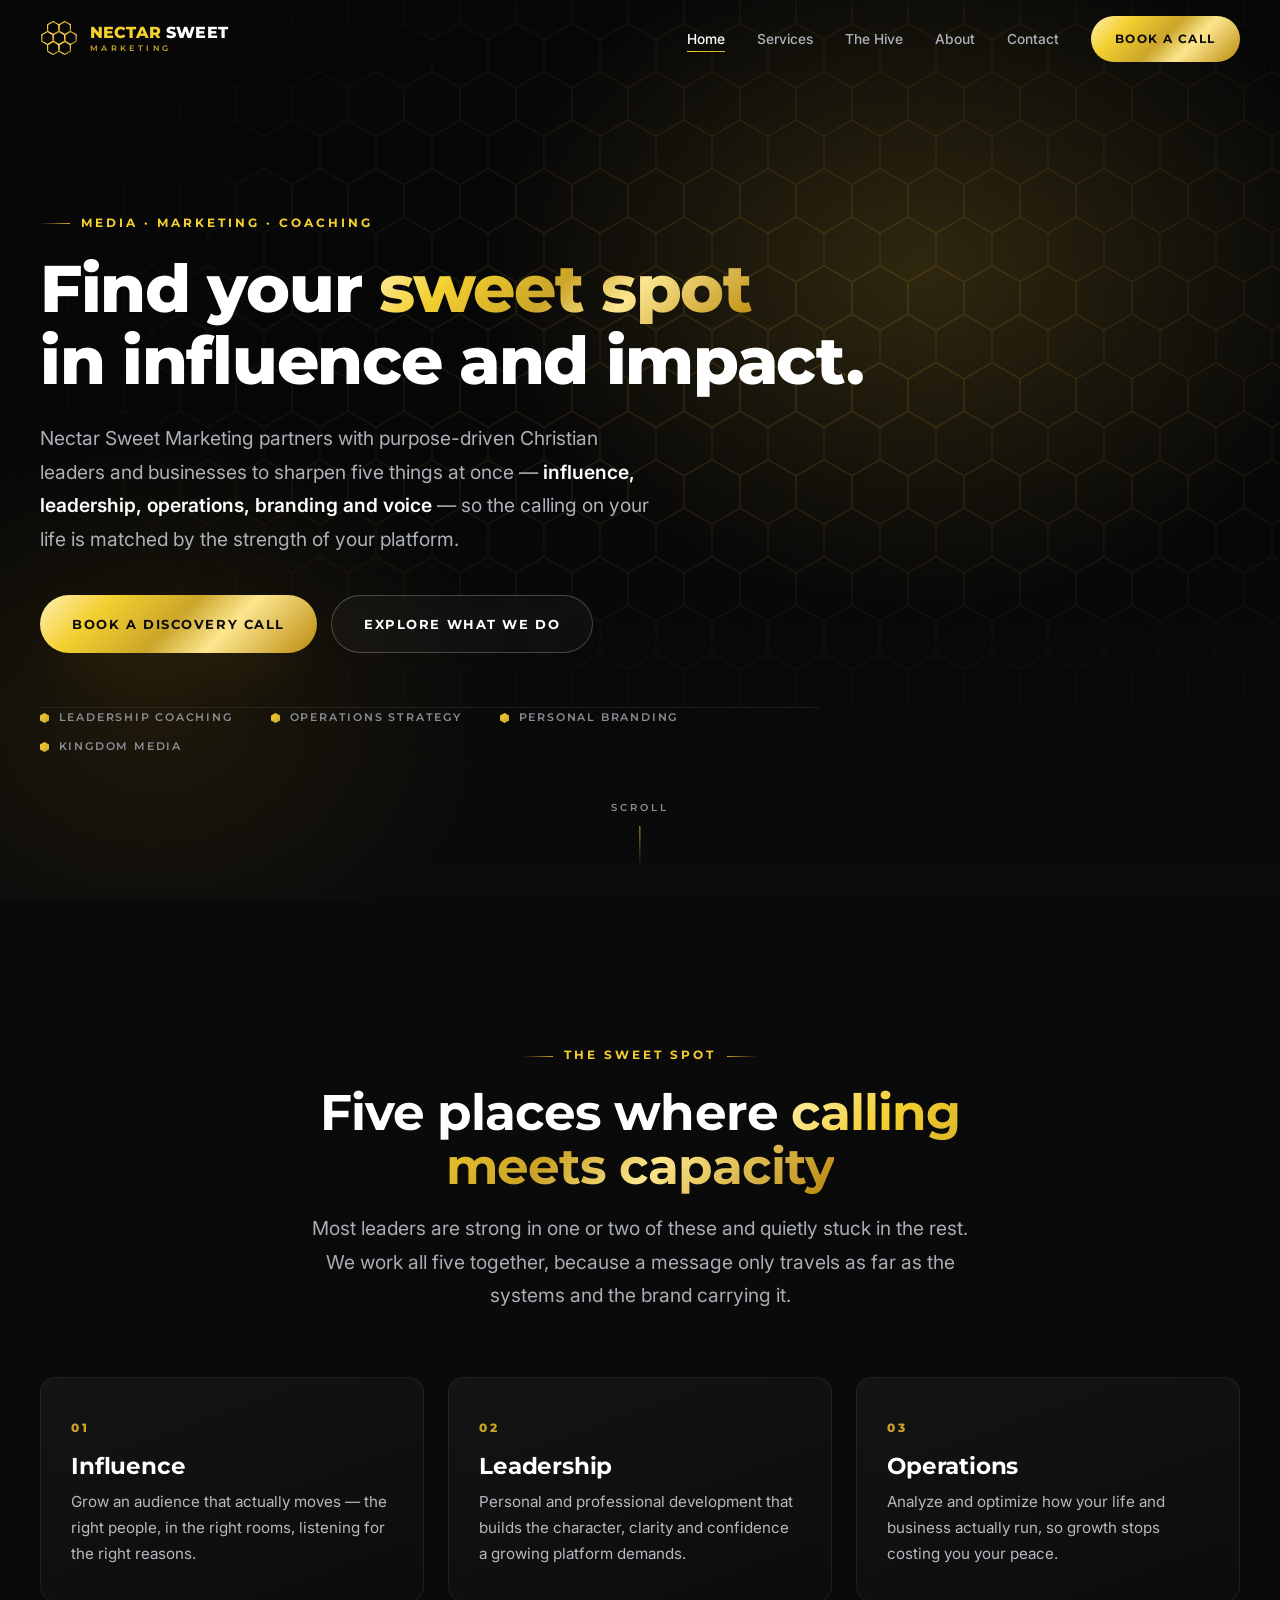
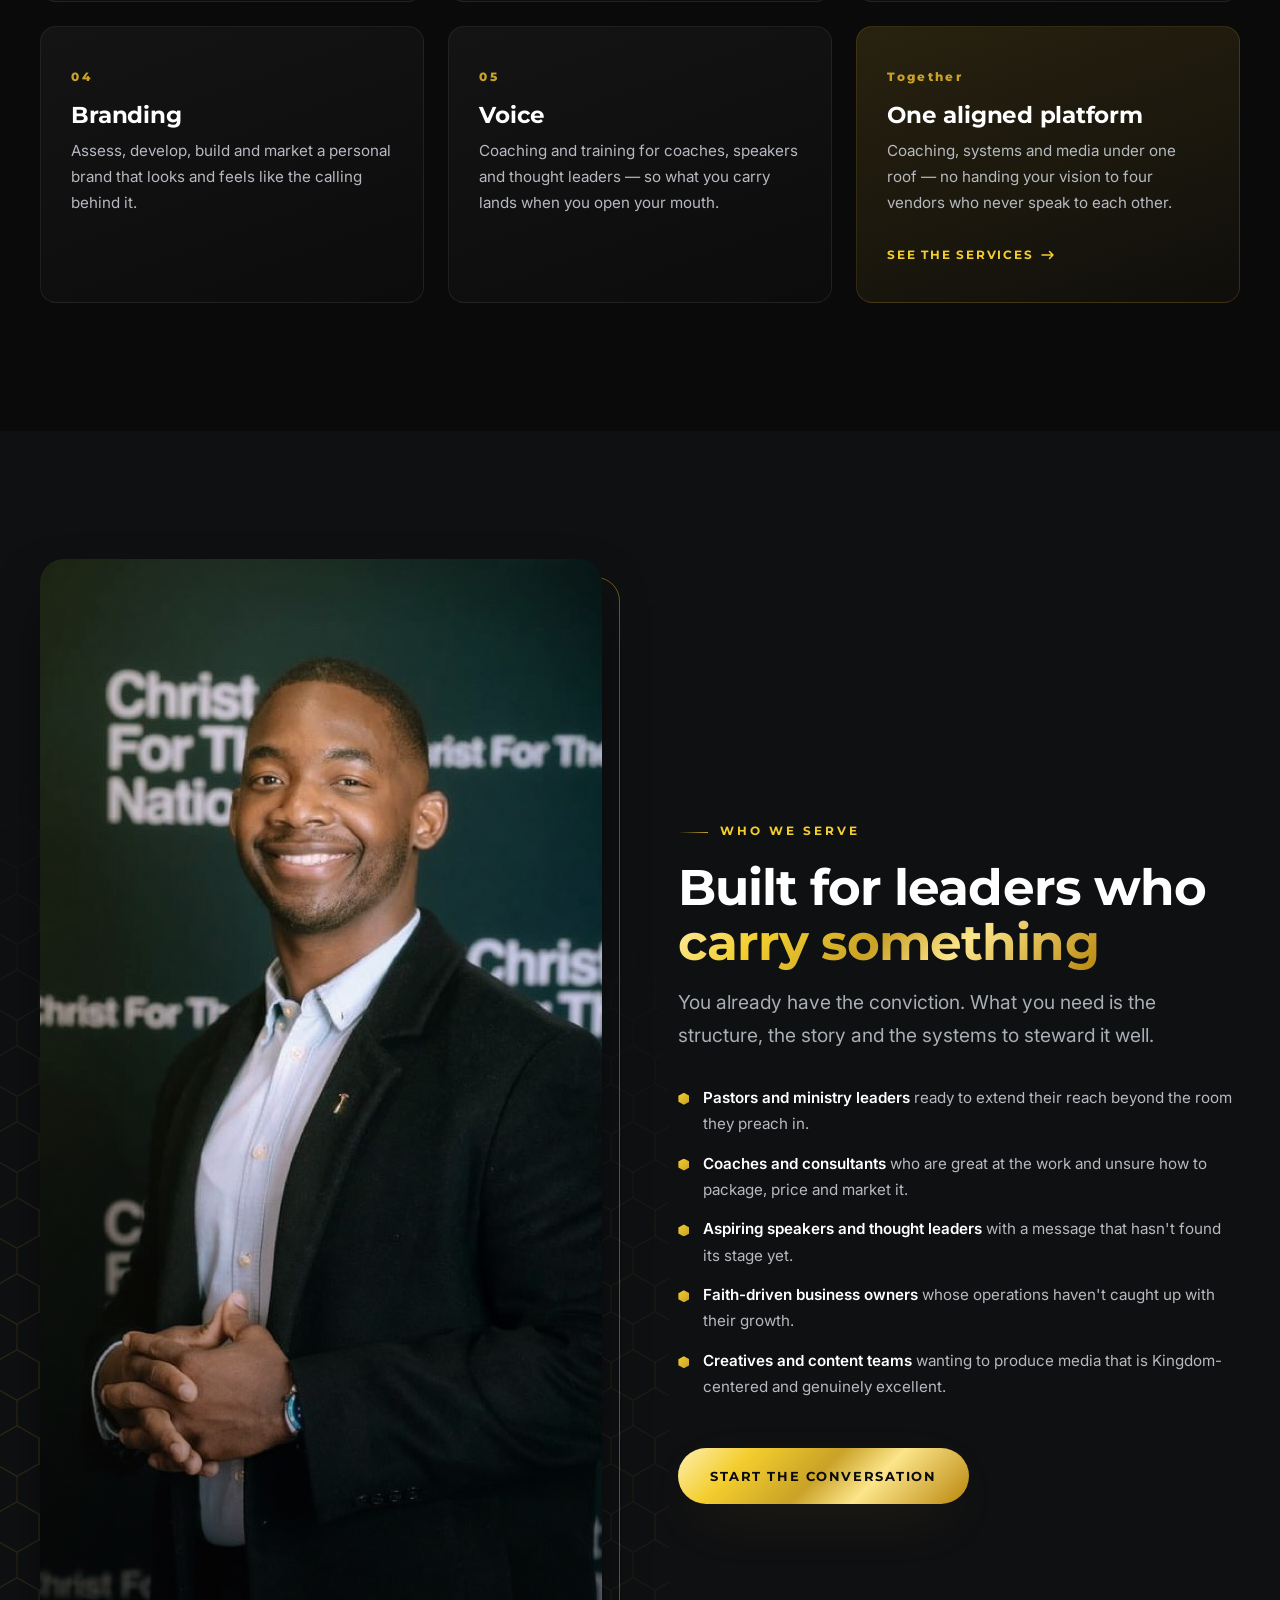
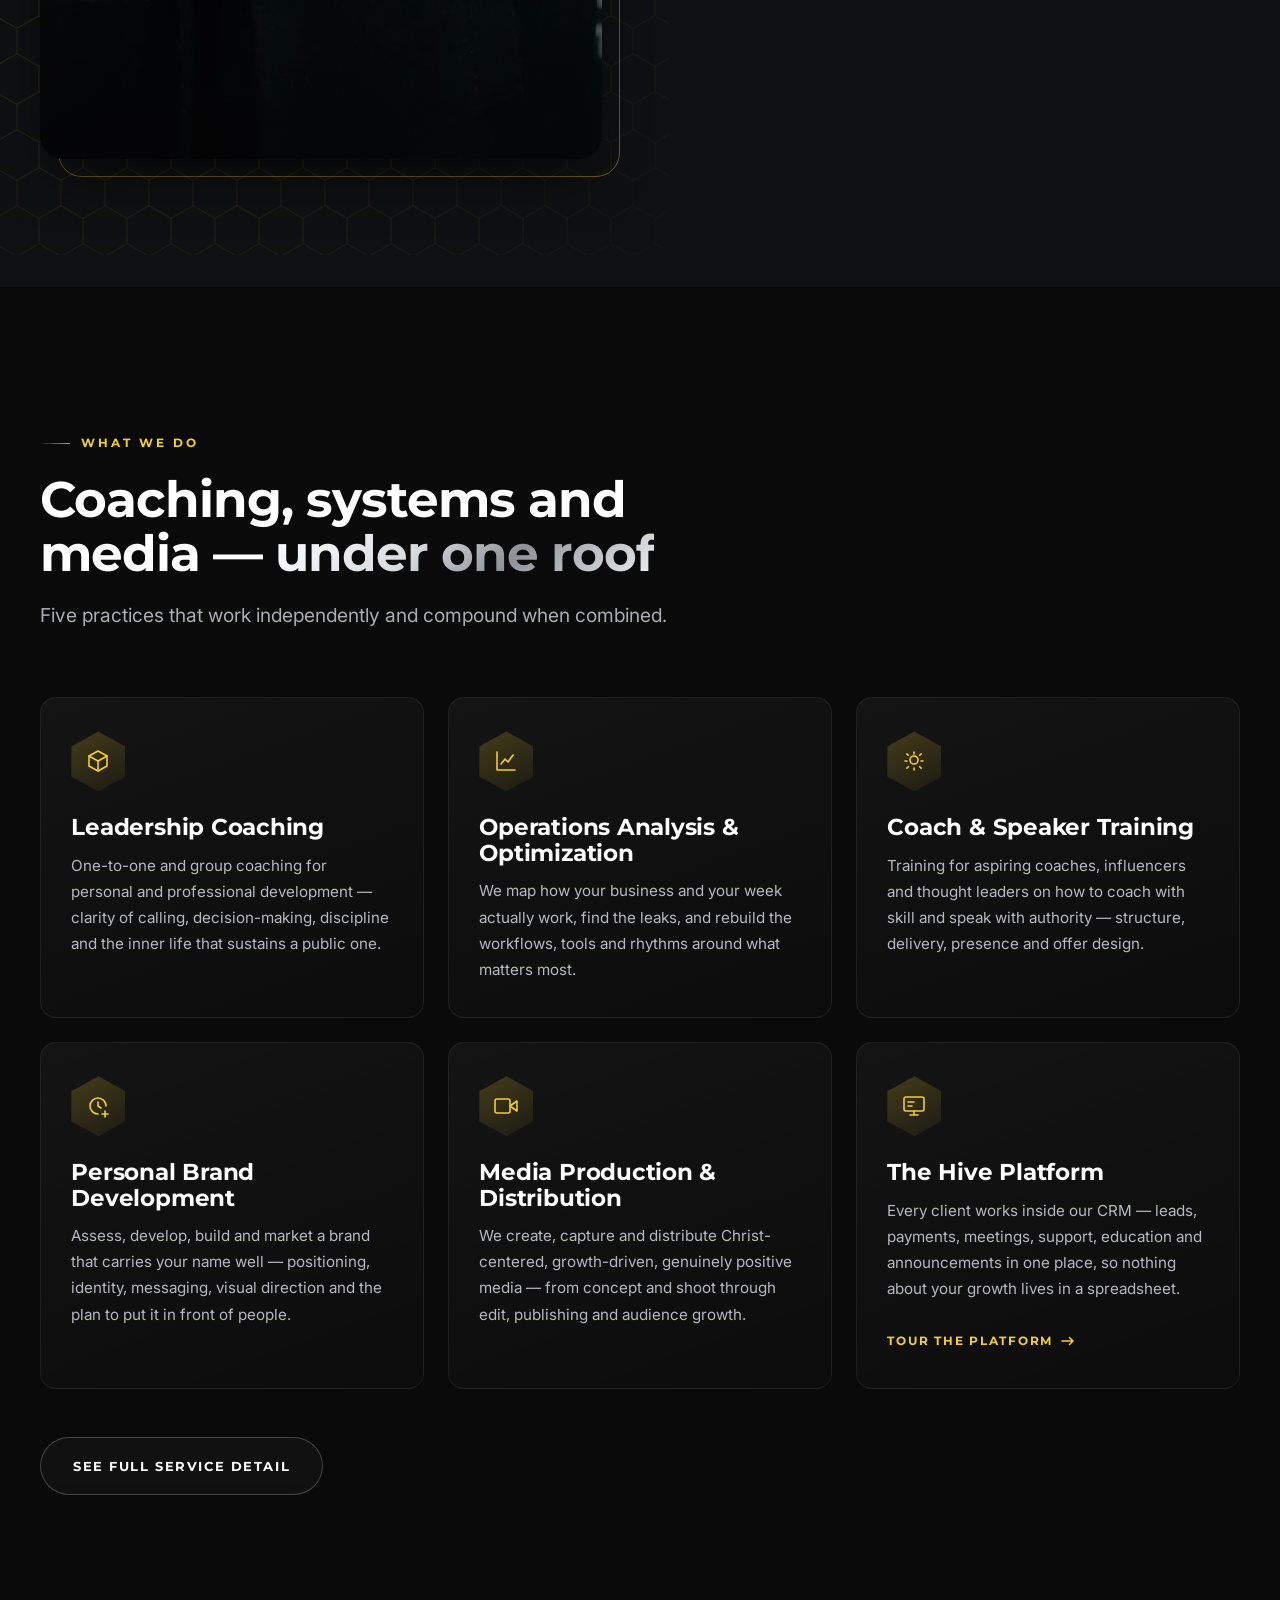
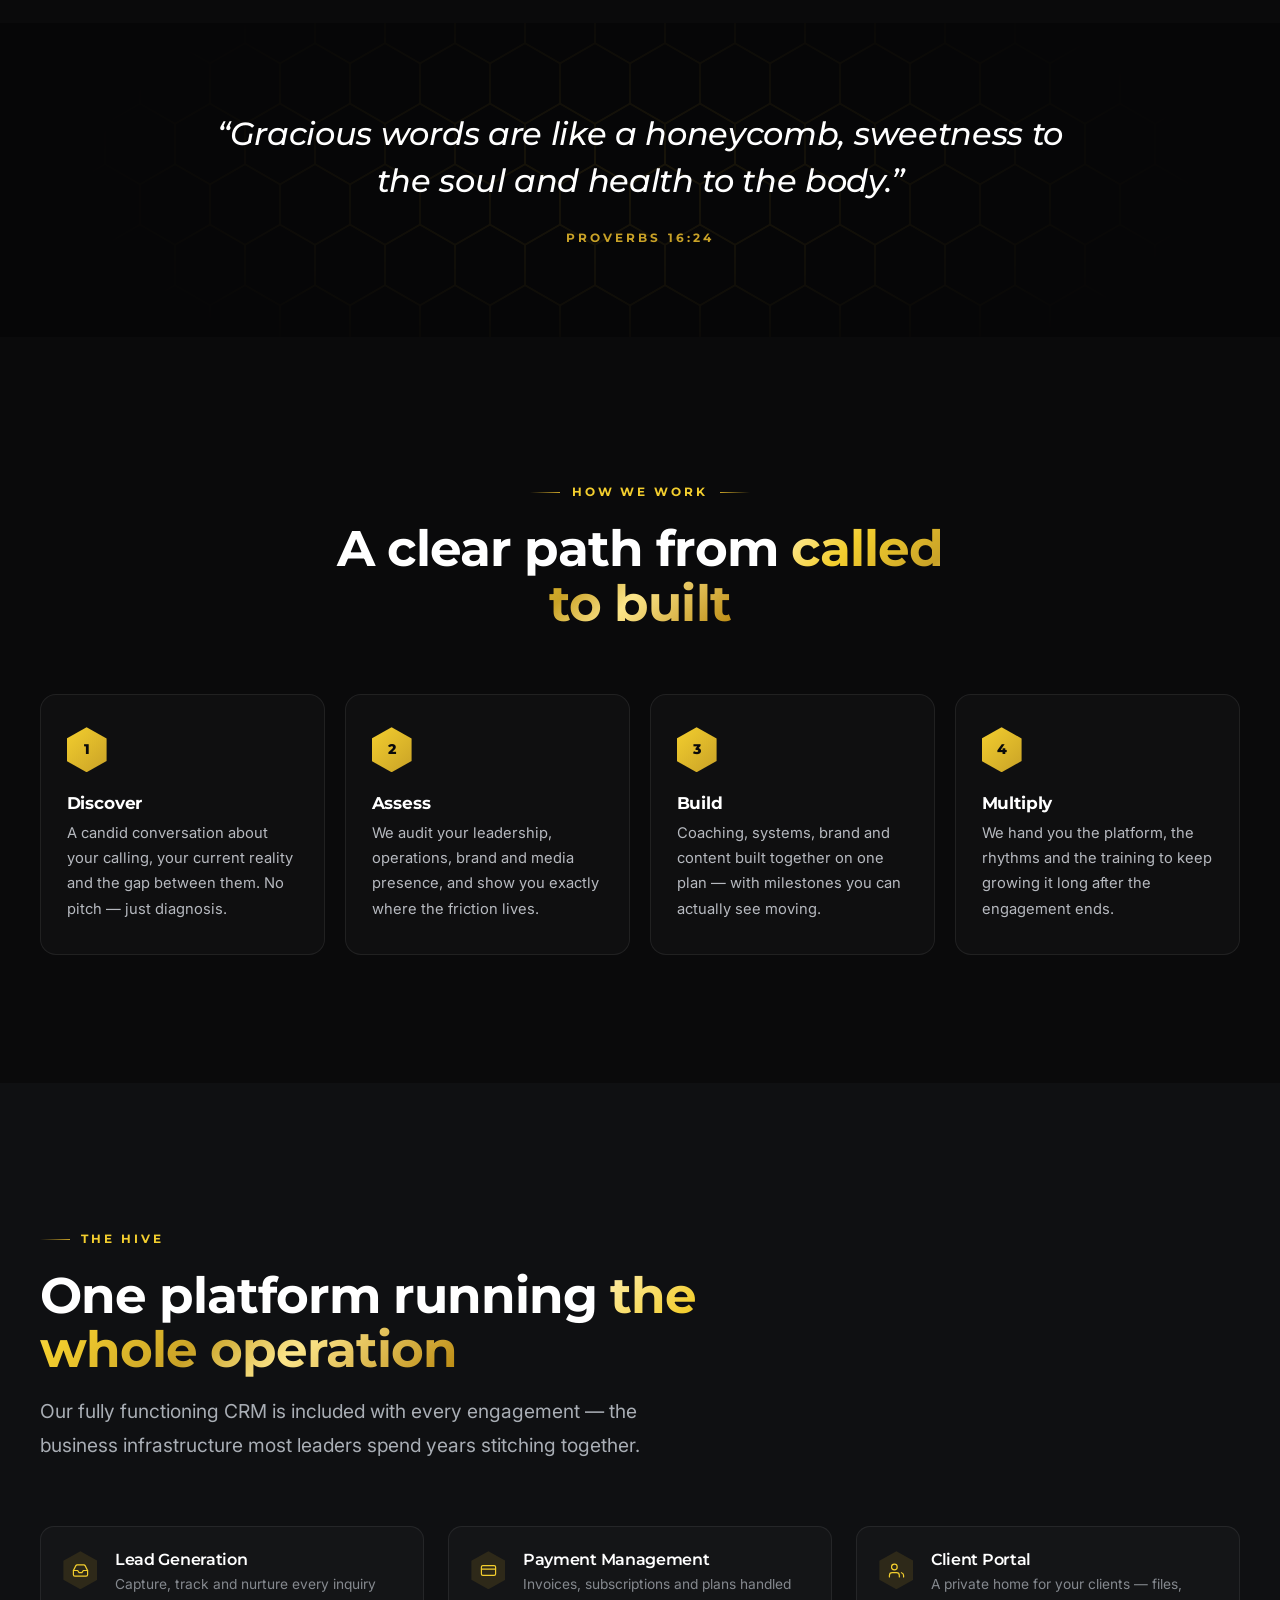
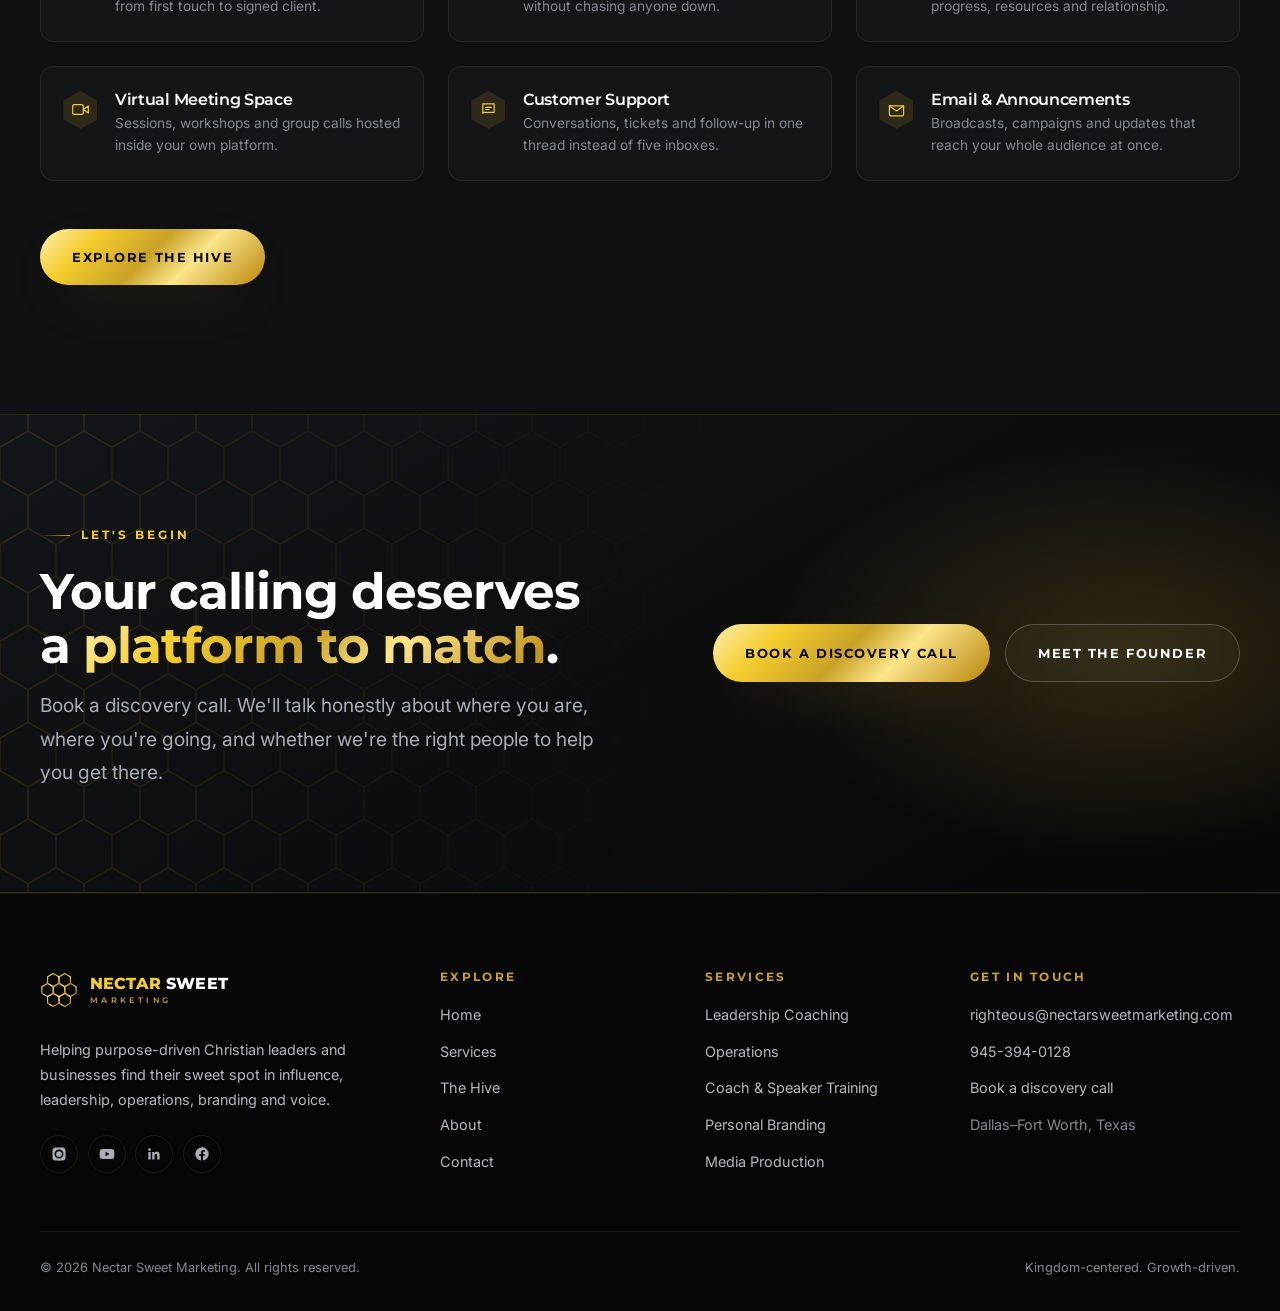
<file: docs/index.html>
<!DOCTYPE html>
<html lang="en">
<head>
<meta charset="utf-8">
<meta name="viewport" content="width=device-width, initial-scale=1">
<title>Nectar Sweet Marketing | Coaching &amp; Media for Purpose-Driven Leaders</title>
<meta name="description" content="Nectar Sweet Marketing helps purpose-driven Christian leaders and businesses find their sweet spot in influence, leadership, operations, branding and voice.">
<meta name="theme-color" content="#0A0A0B">
<link rel="canonical" href="https://nectarsweetmarketing.com/">

<meta property="og:type" content="website">
<meta property="og:title" content="Nectar Sweet Marketing | Find Your Sweet Spot">
<meta property="og:description" content="Coaching and media for purpose-driven Christian leaders and businesses — influence, leadership, operations, branding and voice.">
<meta property="og:image" content="assets/img/founder.jpg">
<meta name="twitter:card" content="summary_large_image">

<link rel="icon" href="assets/img/favicon.svg" type="image/svg+xml">
<link rel="preconnect" href="https://fonts.googleapis.com">
<link rel="preconnect" href="https://fonts.gstatic.com" crossorigin>
<link href="https://fonts.googleapis.com/css2?family=Inter:wght@300;400;500;600&family=Montserrat:ital,wght@0,500;0,600;0,700;0,800;1,500&display=swap" rel="stylesheet">
<link rel="stylesheet" href="assets/css/style.css">

<script type="application/ld+json">
{
  "@context": "https://schema.org",
  "@type": "ProfessionalService",
  "name": "Nectar Sweet Marketing",
  "description": "Coaching and media agency helping purpose-driven Christian leaders and businesses grow in influence, leadership, operations, branding and voice.",
  "url": "https://nectarsweetmarketing.com/",
  "email": "righteous@nectarsweetmarketing.com",
  "telephone": "+1-945-394-0128",
  "founder": {
    "@type": "Person",
    "name": "Righteous Osa",
    "jobTitle": "Performance Advisor & CEO"
  },
  "address": {
    "@type": "PostalAddress",
    "addressLocality": "Dallas–Fort Worth",
    "addressRegion": "TX",
    "addressCountry": "US"
  },
  "areaServed": "Worldwide",
  "serviceType": ["Leadership Coaching", "Business Operations Consulting", "Personal Branding", "Media Production", "Speaker Training"]
}
</script>
</head>
<body>
<a class="skip-link" href="#main">Skip to content</a>

<!-- ============ HEADER ============ -->
<header class="site-header">
  <div class="container">
    <a class="logo" href="index.html" aria-label="Nectar Sweet Marketing — home">
      <img class="logo__mark" src="assets/img/mark.svg" alt="" width="38" height="38">
      <span class="logo__type">
        <span class="logo__name"><span>Nectar</span> Sweet</span>
        <span class="logo__sub">Marketing</span>
      </span>
    </a>

    <button class="nav-toggle" aria-expanded="false" aria-controls="primary-nav" aria-label="Menu">
      <span></span><span></span><span></span>
    </button>

    <nav class="nav" id="primary-nav" aria-label="Primary">
      <ul class="nav__list">
        <li><a class="nav__link" href="index.html" aria-current="page">Home</a></li>
        <li><a class="nav__link" href="services.html">Services</a></li>
        <li><a class="nav__link" href="platform.html">The Hive</a></li>
        <li><a class="nav__link" href="about.html">About</a></li>
        <li><a class="nav__link" href="contact.html">Contact</a></li>
      </ul>
      <a class="btn btn--gold btn--sm" href="contact.html">Book a Call</a>
    </nav>
  </div>
</header>

<main id="main">

  <!-- ============ HERO ============ -->
  <section class="hero">
    <div class="hero__bg" aria-hidden="true"></div>
    <div class="container">
      <div class="hero__inner">
        <p class="eyebrow reveal">Media &middot; Marketing &middot; Coaching</p>
        <h1 class="reveal" data-delay="1">
          Find your <em class="gold-text">sweet spot</em><br>
          in influence and impact.
        </h1>
        <p class="lead reveal" data-delay="2">
          Nectar Sweet Marketing partners with purpose-driven Christian leaders and
          businesses to sharpen five things at once — <strong>influence, leadership,
          operations, branding and voice</strong> — so the calling on your life is
          matched by the strength of your platform.
        </p>
        <div class="btn-row reveal" data-delay="3">
          <a class="btn btn--gold" href="contact.html">Book a Discovery Call</a>
          <a class="btn btn--ghost" href="services.html">Explore What We Do</a>
        </div>
        <ul class="hero__strip reveal" data-delay="4">
          <li>Leadership Coaching</li>
          <li>Operations Strategy</li>
          <li>Personal Branding</li>
          <li>Kingdom Media</li>
        </ul>
      </div>
    </div>
    <div class="scroll-cue" aria-hidden="true"><span>Scroll</span><i></i></div>
  </section>

  <!-- ============ THE SWEET SPOT ============ -->
  <section class="section" id="sweet-spot">
    <div class="container">
      <div class="section-head centered reveal">
        <p class="eyebrow centered">The Sweet Spot</p>
        <h2>Five places where <span class="gold-text">calling meets capacity</span></h2>
        <p class="lead">
          Most leaders are strong in one or two of these and quietly stuck in the rest.
          We work all five together, because a message only travels as far as the
          systems and the brand carrying it.
        </p>
      </div>

      <div class="grid grid-3">
        <article class="card pillar reveal">
          <span class="pillar__num">01</span>
          <h3>Influence</h3>
          <p>Grow an audience that actually moves — the right people, in the right rooms, listening for the right reasons.</p>
        </article>

        <article class="card pillar reveal" data-delay="1">
          <span class="pillar__num">02</span>
          <h3>Leadership</h3>
          <p>Personal and professional development that builds the character, clarity and confidence a growing platform demands.</p>
        </article>

        <article class="card pillar reveal" data-delay="2">
          <span class="pillar__num">03</span>
          <h3>Operations</h3>
          <p>Analyze and optimize how your life and business actually run, so growth stops costing you your peace.</p>
        </article>

        <article class="card pillar reveal" data-delay="3">
          <span class="pillar__num">04</span>
          <h3>Branding</h3>
          <p>Assess, develop, build and market a personal brand that looks and feels like the calling behind it.</p>
        </article>

        <article class="card pillar reveal" data-delay="4">
          <span class="pillar__num">05</span>
          <h3>Voice</h3>
          <p>Coaching and training for coaches, speakers and thought leaders — so what you carry lands when you open your mouth.</p>
        </article>

        <article class="card pillar reveal" data-delay="4" style="background:linear-gradient(160deg,rgba(201,162,39,.16),rgba(201,162,39,.03));border-color:var(--hairline)">
          <span class="pillar__num">Together</span>
          <h3>One aligned platform</h3>
          <p>Coaching, systems and media under one roof — no handing your vision to four vendors who never speak to each other.</p>
          <div class="card__foot">
            <a class="link-gold" href="services.html">See the services
              <svg width="14" height="10" viewBox="0 0 14 10" fill="none" aria-hidden="true"><path d="M1 5h11M8.5 1.5 12 5l-3.5 3.5" stroke="currentColor" stroke-width="1.5" stroke-linecap="round" stroke-linejoin="round"/></svg>
            </a>
          </div>
        </article>
      </div>
    </div>
  </section>

  <!-- ============ WHO IT'S FOR ============ -->
  <section class="section section--alt">
    <div class="container">
      <div class="split">
        <div class="split__media reveal">
          <div class="frame">
            <div class="frame__shot">
              <img src="assets/img/founder.jpg" alt="Founder of Nectar Sweet Marketing" width="800" height="1200" loading="lazy">
            </div>
          </div>
        </div>
        <div class="reveal" data-delay="1">
          <p class="eyebrow">Who We Serve</p>
          <h2>Built for leaders who <span class="gold-text">carry something</span></h2>
          <p class="lead mt-1">
            You already have the conviction. What you need is the structure, the story
            and the systems to steward it well.
          </p>
          <ul class="ticks mt-2">
            <li><span><strong>Pastors and ministry leaders</strong> ready to extend their reach beyond the room they preach in.</span></li>
            <li><span><strong>Coaches and consultants</strong> who are great at the work and unsure how to package, price and market it.</span></li>
            <li><span><strong>Aspiring speakers and thought leaders</strong> with a message that hasn't found its stage yet.</span></li>
            <li><span><strong>Faith-driven business owners</strong> whose operations haven't caught up with their growth.</span></li>
            <li><span><strong>Creatives and content teams</strong> wanting to produce media that is Kingdom-centered and genuinely excellent.</span></li>
          </ul>
          <div class="btn-row mt-3">
            <a class="btn btn--gold" href="contact.html">Start the Conversation</a>
          </div>
        </div>
      </div>
    </div>
  </section>

  <!-- ============ SERVICES PREVIEW ============ -->
  <section class="section">
    <div class="container">
      <div class="section-head reveal">
        <p class="eyebrow">What We Do</p>
        <h2>Coaching, systems and media — <span class="chrome-text">under one roof</span></h2>
        <p class="lead">
          Five practices that work independently and compound when combined.
        </p>
      </div>

      <div class="grid grid-3">
        <article class="card reveal">
          <div class="hex" aria-hidden="true">
            <svg viewBox="0 0 24 24"><path d="M12 2 3 7v10l9 5 9-5V7z"/><path d="M12 12v10"/><path d="m3 7 9 5 9-5"/></svg>
          </div>
          <h3>Leadership Coaching</h3>
          <p>One-to-one and group coaching for personal and professional development — clarity of calling, decision-making, discipline and the inner life that sustains a public one.</p>
        </article>

        <article class="card reveal" data-delay="1">
          <div class="hex" aria-hidden="true">
            <svg viewBox="0 0 24 24"><path d="M3 3v18h18"/><path d="m7 15 4-5 3 3 5-7"/></svg>
          </div>
          <h3>Operations Analysis &amp; Optimization</h3>
          <p>We map how your business and your week actually work, find the leaks, and rebuild the workflows, tools and rhythms around what matters most.</p>
        </article>

        <article class="card reveal" data-delay="2">
          <div class="hex" aria-hidden="true">
            <svg viewBox="0 0 24 24"><path d="M12 15a4 4 0 1 0 0-8 4 4 0 0 0 0 8Z"/><path d="M12 3v2M12 19v2M4.9 4.9l1.4 1.4M17.7 17.7l1.4 1.4M3 12h2M19 12h2M4.9 19.1l1.4-1.4M17.7 6.3l1.4-1.4"/></svg>
          </div>
          <h3>Coach &amp; Speaker Training</h3>
          <p>Training for aspiring coaches, influencers and thought leaders on how to coach with skill and speak with authority — structure, delivery, presence and offer design.</p>
        </article>

        <article class="card reveal" data-delay="3">
          <div class="hex" aria-hidden="true">
            <svg viewBox="0 0 24 24"><path d="M20 12a8 8 0 1 0-8 8"/><path d="M12 8v4l3 2"/><path d="M16 20h6M19 17v6"/></svg>
          </div>
          <h3>Personal Brand Development</h3>
          <p>Assess, develop, build and market a brand that carries your name well — positioning, identity, messaging, visual direction and the plan to put it in front of people.</p>
        </article>

        <article class="card reveal" data-delay="4">
          <div class="hex" aria-hidden="true">
            <svg viewBox="0 0 24 24"><path d="m23 7-7 5 7 5V7Z"/><rect x="1" y="5" width="15" height="14" rx="2"/></svg>
          </div>
          <h3>Media Production &amp; Distribution</h3>
          <p>We create, capture and distribute Christ-centered, growth-driven, genuinely positive media — from concept and shoot through edit, publishing and audience growth.</p>
        </article>

        <article class="card reveal" data-delay="4">
          <div class="hex" aria-hidden="true">
            <svg viewBox="0 0 24 24"><rect x="2" y="3" width="20" height="14" rx="2"/><path d="M8 21h8M12 17v4M6 8h6M6 12h4"/></svg>
          </div>
          <h3>The Hive Platform</h3>
          <p>Every client works inside our CRM — leads, payments, meetings, support, education and announcements in one place, so nothing about your growth lives in a spreadsheet.</p>
          <div class="card__foot">
            <a class="link-gold" href="platform.html">Tour the platform
              <svg width="14" height="10" viewBox="0 0 14 10" fill="none" aria-hidden="true"><path d="M1 5h11M8.5 1.5 12 5l-3.5 3.5" stroke="currentColor" stroke-width="1.5" stroke-linecap="round" stroke-linejoin="round"/></svg>
            </a>
          </div>
        </article>
      </div>

      <div class="btn-row mt-3 reveal">
        <a class="btn btn--ghost" href="services.html">See Full Service Detail</a>
      </div>
    </div>
  </section>

  <!-- ============ SCRIPTURE BAND ============ -->
  <section class="verse">
    <div class="container">
      <blockquote class="reveal">
        “Gracious words are like a honeycomb, sweetness to the soul and health to the body.”
      </blockquote>
      <cite class="reveal" data-delay="1">Proverbs 16:24</cite>
    </div>
  </section>

  <!-- ============ PROCESS ============ -->
  <section class="section">
    <div class="container">
      <div class="section-head centered reveal">
        <p class="eyebrow centered">How We Work</p>
        <h2>A clear path from <span class="gold-text">called to built</span></h2>
      </div>

      <div class="steps">
        <article class="step reveal">
          <span class="step__k">1</span>
          <h3>Discover</h3>
          <p>A candid conversation about your calling, your current reality and the gap between them. No pitch — just diagnosis.</p>
        </article>
        <article class="step reveal" data-delay="1">
          <span class="step__k">2</span>
          <h3>Assess</h3>
          <p>We audit your leadership, operations, brand and media presence, and show you exactly where the friction lives.</p>
        </article>
        <article class="step reveal" data-delay="2">
          <span class="step__k">3</span>
          <h3>Build</h3>
          <p>Coaching, systems, brand and content built together on one plan — with milestones you can actually see moving.</p>
        </article>
        <article class="step reveal" data-delay="3">
          <span class="step__k">4</span>
          <h3>Multiply</h3>
          <p>We hand you the platform, the rhythms and the training to keep growing it long after the engagement ends.</p>
        </article>
      </div>
    </div>
  </section>

  <!-- ============ PLATFORM TEASER ============ -->
  <section class="section section--alt">
    <div class="container">
      <div class="section-head reveal">
        <p class="eyebrow">The Hive</p>
        <h2>One platform running <span class="gold-text">the whole operation</span></h2>
        <p class="lead">
          Our fully functioning CRM is included with every engagement — the business
          infrastructure most leaders spend years stitching together.
        </p>
      </div>

      <div class="grid grid-3">
        <div class="feature reveal">
          <div class="feature__ico" aria-hidden="true"><svg viewBox="0 0 24 24"><path d="M22 12h-6l-2 3h-4l-2-3H2"/><path d="M5.5 5.1 2 12v6a2 2 0 0 0 2 2h16a2 2 0 0 0 2-2v-6l-3.5-6.9A2 2 0 0 0 16.7 4H7.3a2 2 0 0 0-1.8 1.1Z"/></svg></div>
          <div><h4>Lead Generation</h4><p>Capture, track and nurture every inquiry from first touch to signed client.</p></div>
        </div>
        <div class="feature reveal" data-delay="1">
          <div class="feature__ico" aria-hidden="true"><svg viewBox="0 0 24 24"><rect x="2" y="5" width="20" height="14" rx="2"/><path d="M2 10h20"/></svg></div>
          <div><h4>Payment Management</h4><p>Invoices, subscriptions and plans handled without chasing anyone down.</p></div>
        </div>
        <div class="feature reveal" data-delay="2">
          <div class="feature__ico" aria-hidden="true"><svg viewBox="0 0 24 24"><path d="M16 21v-2a4 4 0 0 0-4-4H6a4 4 0 0 0-4 4v2"/><circle cx="9" cy="7" r="4"/><path d="M22 21v-2a4 4 0 0 0-3-3.87"/></svg></div>
          <div><h4>Client Portal</h4><p>A private home for your clients — files, progress, resources and relationship.</p></div>
        </div>
        <div class="feature reveal" data-delay="3">
          <div class="feature__ico" aria-hidden="true"><svg viewBox="0 0 24 24"><path d="m23 7-7 5 7 5V7Z"/><rect x="1" y="5" width="15" height="14" rx="2"/></svg></div>
          <div><h4>Virtual Meeting Space</h4><p>Sessions, workshops and group calls hosted inside your own platform.</p></div>
        </div>
        <div class="feature reveal" data-delay="4">
          <div class="feature__ico" aria-hidden="true"><svg viewBox="0 0 24 24"><path d="M4 4h16v12H5.2L4 17.5V4Z"/><path d="M8 9h8M8 12h5"/></svg></div>
          <div><h4>Customer Support</h4><p>Conversations, tickets and follow-up in one thread instead of five inboxes.</p></div>
        </div>
        <div class="feature reveal" data-delay="4">
          <div class="feature__ico" aria-hidden="true"><svg viewBox="0 0 24 24"><path d="M2 7h20v12a2 2 0 0 1-2 2H4a2 2 0 0 1-2-2V7Z"/><path d="m2 7 10 7 10-7"/></svg></div>
          <div><h4>Email &amp; Announcements</h4><p>Broadcasts, campaigns and updates that reach your whole audience at once.</p></div>
        </div>
      </div>

      <div class="btn-row mt-3 reveal">
        <a class="btn btn--gold" href="platform.html">Explore The Hive</a>
      </div>
    </div>
  </section>

  <!-- ============ CTA ============ -->
  <section class="cta">
    <div class="container">
      <div class="cta__inner">
        <div class="reveal">
          <p class="eyebrow">Let's Begin</p>
          <h2>Your calling deserves a <span class="gold-text">platform to match</span>.</h2>
          <p class="lead mt-1">
            Book a discovery call. We'll talk honestly about where you are, where
            you're going, and whether we're the right people to help you get there.
          </p>
        </div>
        <div class="btn-row reveal" data-delay="1" style="justify-content:flex-end">
          <a class="btn btn--gold" href="contact.html">Book a Discovery Call</a>
          <a class="btn btn--ghost" href="about.html">Meet the Founder</a>
        </div>
      </div>
    </div>
  </section>

</main>

<!-- ============ FOOTER ============ -->
<footer class="site-footer">
  <div class="container">
    <div class="footer__grid footer">
      <div class="footer__about">
        <a class="logo" href="index.html" aria-label="Nectar Sweet Marketing — home">
          <img class="logo__mark" src="assets/img/mark.svg" alt="" width="38" height="38">
          <span class="logo__type">
            <span class="logo__name"><span>Nectar</span> Sweet</span>
            <span class="logo__sub">Marketing</span>
          </span>
        </a>
        <p>Helping purpose-driven Christian leaders and businesses find their sweet spot in influence, leadership, operations, branding and voice.</p>
        <div class="socials">
          <!-- TODO: replace the # with the real profile links -->
          <a href="#" aria-label="Instagram"><svg viewBox="0 0 24 24"><path d="M12 2.2c3.2 0 3.6 0 4.9.07 1.2.05 1.8.25 2.2.42.6.22 1 .48 1.4.9.4.4.7.8.9 1.4.2.4.4 1 .4 2.2.1 1.3.1 1.7.1 4.9s0 3.6-.1 4.9c0 1.2-.2 1.8-.4 2.2-.2.6-.5 1-.9 1.4-.4.4-.8.7-1.4.9-.4.2-1 .4-2.2.4-1.3.1-1.7.1-4.9.1s-3.6 0-4.9-.1c-1.2 0-1.8-.2-2.2-.4-.6-.2-1-.5-1.4-.9-.4-.4-.7-.8-.9-1.4-.2-.4-.4-1-.4-2.2C2.2 15.6 2.2 15.2 2.2 12s0-3.6.1-4.9c0-1.2.2-1.8.4-2.2.2-.6.5-1 .9-1.4.4-.4.8-.7 1.4-.9.4-.2 1-.4 2.2-.4C8.4 2.2 8.8 2.2 12 2.2Zm0 3.1A6.7 6.7 0 1 0 18.7 12 6.7 6.7 0 0 0 12 5.3Zm0 11A4.3 4.3 0 1 1 16.3 12 4.3 4.3 0 0 1 12 16.3Zm6.9-11.3a1.6 1.6 0 1 1-1.6-1.6 1.6 1.6 0 0 1 1.6 1.6Z"/></svg></a>
          <a href="#" aria-label="YouTube"><svg viewBox="0 0 24 24"><path d="M23 12s0-3.5-.4-5.2a2.7 2.7 0 0 0-1.9-1.9C19 4.5 12 4.5 12 4.5s-7 0-8.7.4a2.7 2.7 0 0 0-1.9 1.9C1 8.5 1 12 1 12s0 3.5.4 5.2a2.7 2.7 0 0 0 1.9 1.9c1.7.4 8.7.4 8.7.4s7 0 8.7-.4a2.7 2.7 0 0 0 1.9-1.9C23 15.5 23 12 23 12ZM9.8 15.4V8.6l5.9 3.4Z"/></svg></a>
          <a href="#" aria-label="LinkedIn"><svg viewBox="0 0 24 24"><path d="M20.4 20.4h-3.6v-5.6c0-1.3 0-3-1.9-3s-2.1 1.4-2.1 2.9v5.7H9.3V9h3.4v1.6h.1a3.8 3.8 0 0 1 3.4-1.9c3.6 0 4.3 2.4 4.3 5.5ZM5.3 7.4a2.1 2.1 0 1 1 2.1-2.1 2.1 2.1 0 0 1-2.1 2.1ZM7.1 20.4H3.5V9h3.6Z"/></svg></a>
          <a href="#" aria-label="Facebook"><svg viewBox="0 0 24 24"><path d="M22 12a10 10 0 1 0-11.6 9.9v-7H7.9V12h2.5V9.8c0-2.5 1.5-3.9 3.8-3.9a15 15 0 0 1 2.2.2v2.5h-1.3c-1.2 0-1.6.8-1.6 1.6V12h2.8l-.5 2.9h-2.3v7A10 10 0 0 0 22 12Z"/></svg></a>
        </div>
      </div>

      <div>
        <h4>Explore</h4>
        <div class="footer__links">
          <a href="index.html">Home</a>
          <a href="services.html">Services</a>
          <a href="platform.html">The Hive</a>
          <a href="about.html">About</a>
          <a href="contact.html">Contact</a>
        </div>
      </div>

      <div>
        <h4>Services</h4>
        <div class="footer__links">
          <a href="services.html#coaching">Leadership Coaching</a>
          <a href="services.html#operations">Operations</a>
          <a href="services.html#training">Coach &amp; Speaker Training</a>
          <a href="services.html#branding">Personal Branding</a>
          <a href="services.html#media">Media Production</a>
        </div>
      </div>

      <div>
        <h4>Get in Touch</h4>
        <div class="footer__links">
          <a href="mailto:righteous@nectarsweetmarketing.com">righteous@nectarsweetmarketing.com</a>
          <a href="tel:+19453940128">945-394-0128</a>
          <a href="contact.html">Book a discovery call</a>
          <span class="footer__place">Dallas&ndash;Fort Worth, Texas</span>
        </div>
      </div>
    </div>

    <div class="footer__bar">
      <p>&copy; <span data-year>2026</span> Nectar Sweet Marketing. All rights reserved.</p>
      <p>Kingdom-centered. Growth-driven.</p>
    </div>
  </div>
</footer>

<script src="assets/js/main.js"></script>
</body>
</html>
</file>
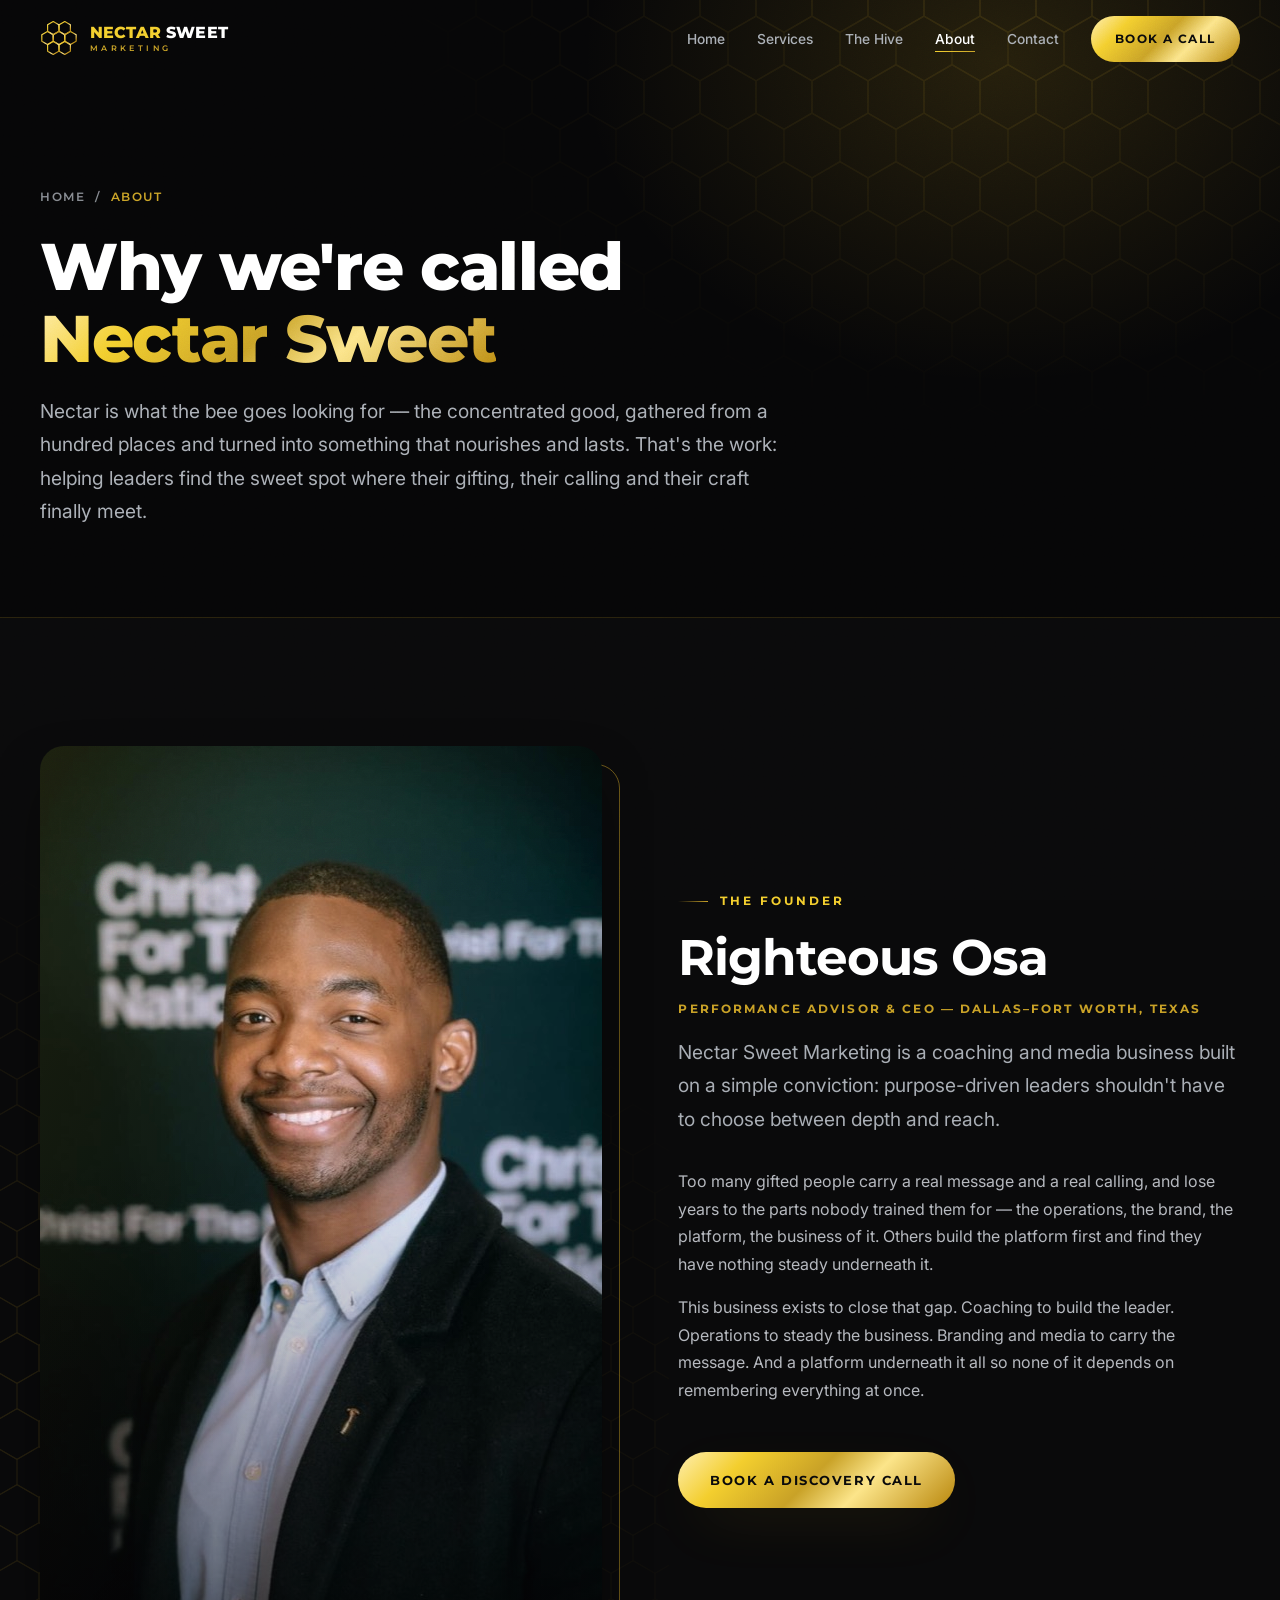
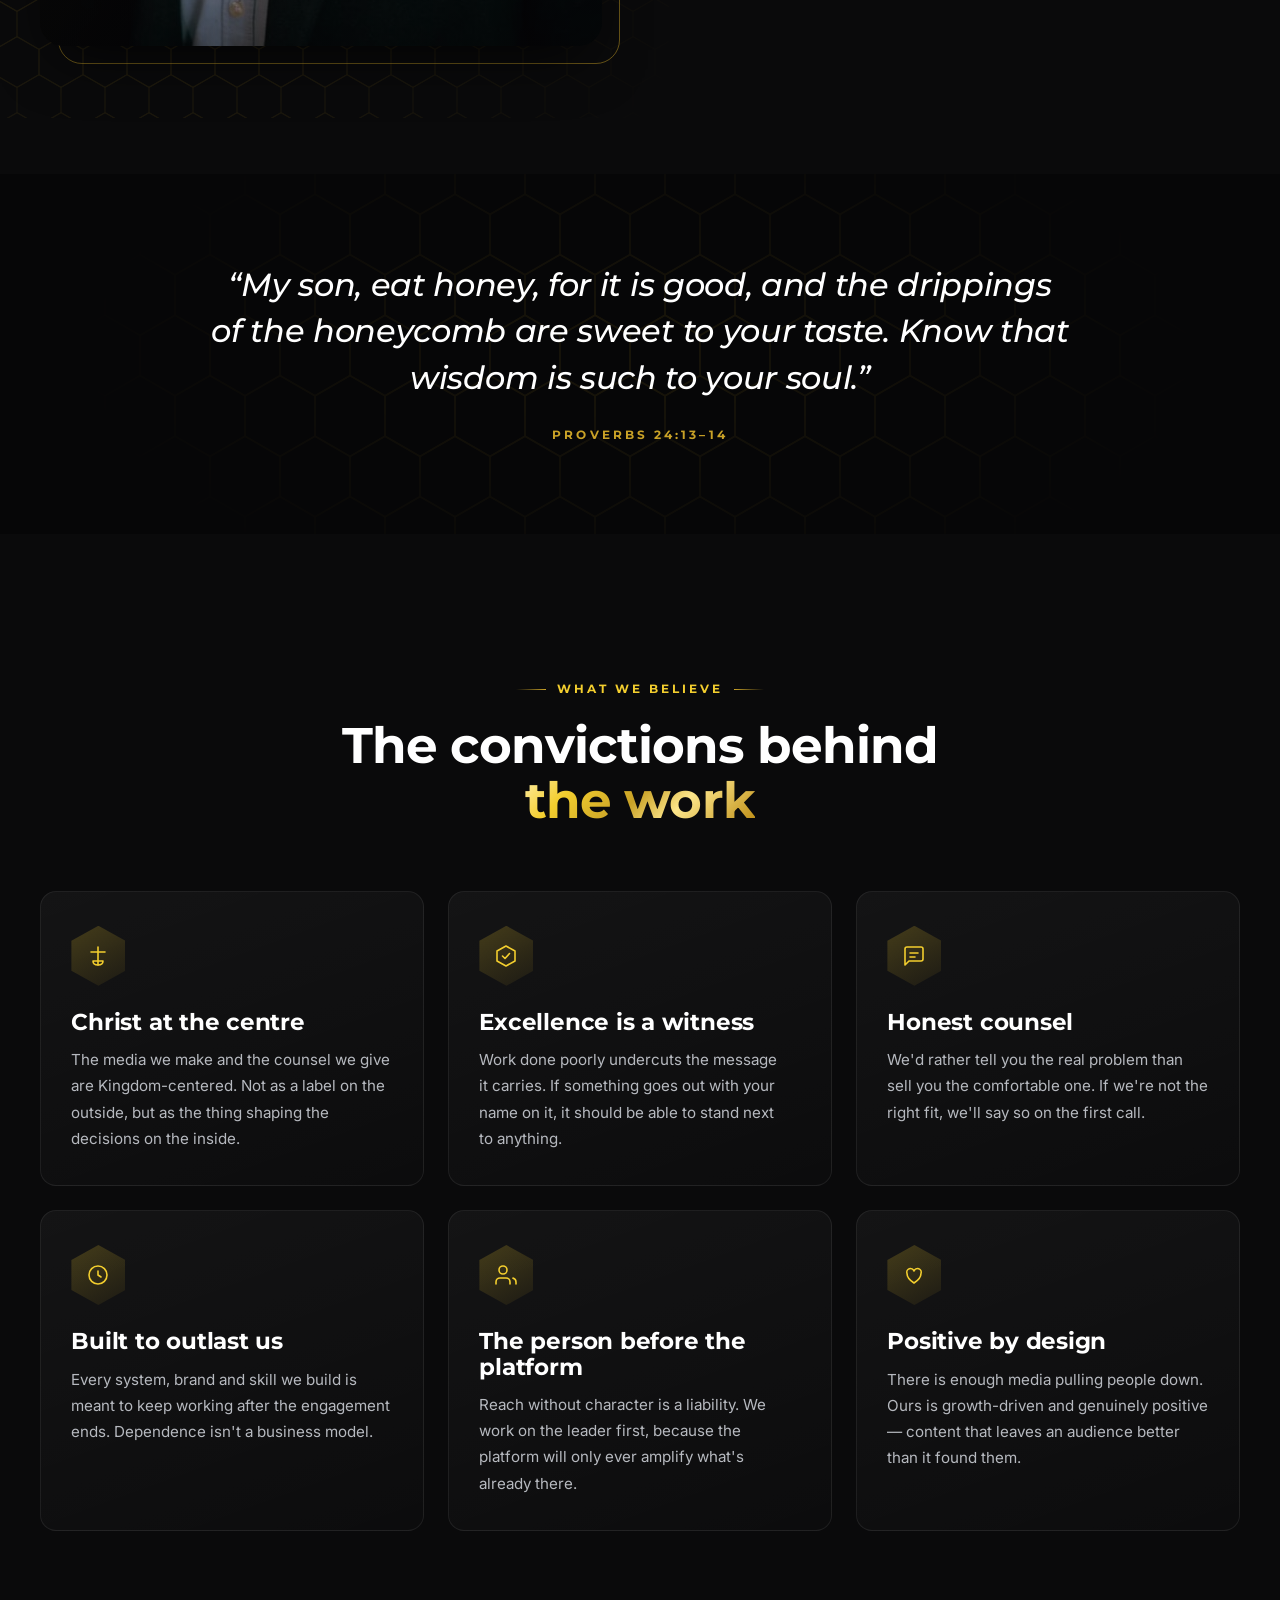
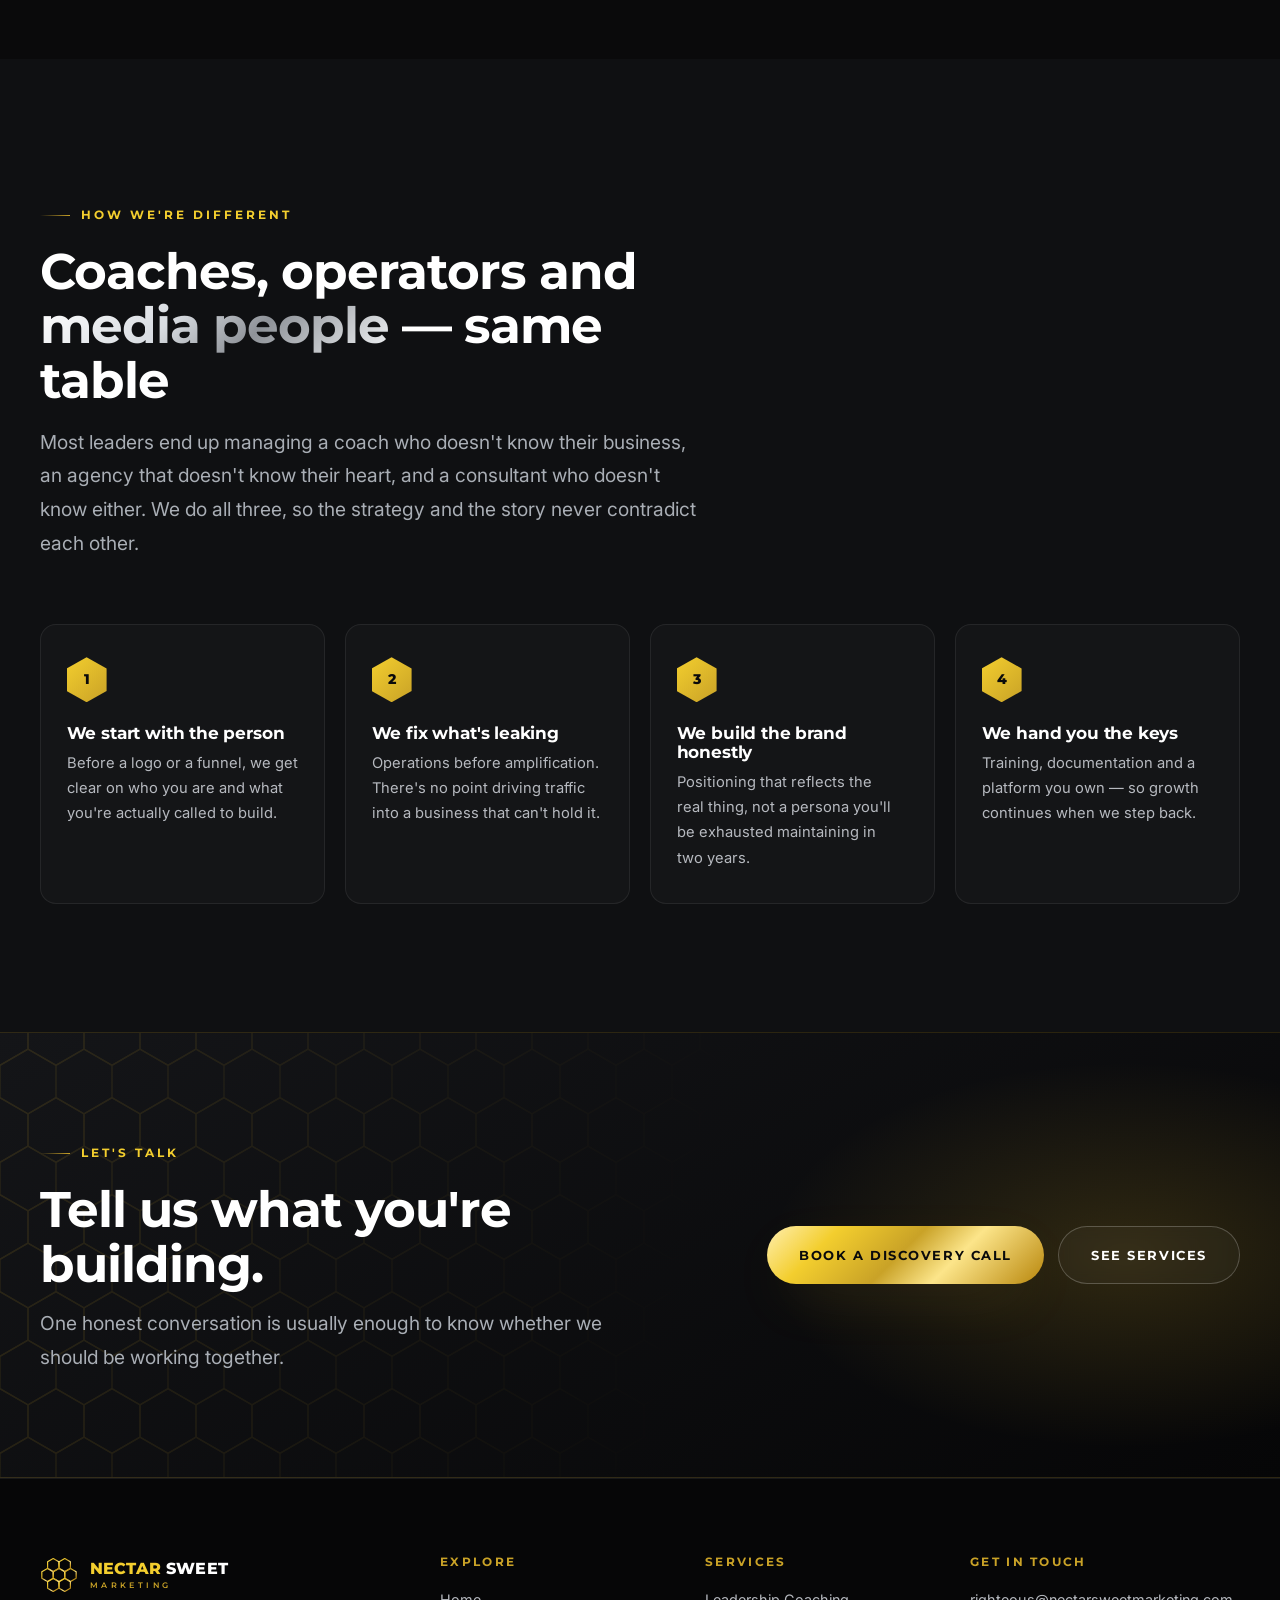
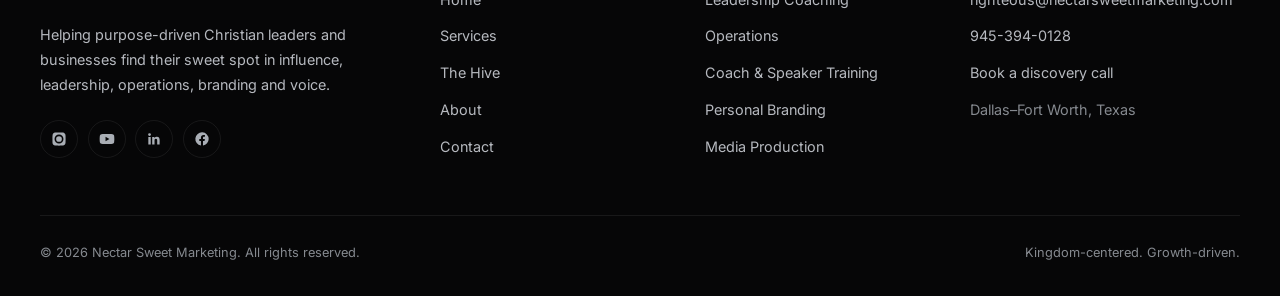
<file: docs/about.html>
<!DOCTYPE html>
<html lang="en">
<head>
<meta charset="utf-8">
<meta name="viewport" content="width=device-width, initial-scale=1">
<title>About Righteous Osa | Nectar Sweet Marketing</title>
<meta name="description" content="Righteous Osa is the founder of Nectar Sweet Marketing, a Dallas–Fort Worth coaching and media business helping purpose-driven Christian leaders steward influence well — with coaching, systems, branding and Kingdom-centered media.">
<meta name="theme-color" content="#0A0A0B">
<link rel="canonical" href="https://nectarsweetmarketing.com/about.html">
<meta property="og:type" content="website">
<meta property="og:title" content="About Righteous Osa | Nectar Sweet Marketing">
<meta property="og:description" content="Coaching and media for purpose-driven Christian leaders and businesses.">
<meta property="og:image" content="assets/img/founder.jpg">
<link rel="icon" href="assets/img/favicon.svg" type="image/svg+xml">
<link rel="preconnect" href="https://fonts.googleapis.com">
<link rel="preconnect" href="https://fonts.gstatic.com" crossorigin>
<link href="https://fonts.googleapis.com/css2?family=Inter:wght@300;400;500;600&family=Montserrat:ital,wght@0,500;0,600;0,700;0,800;1,500&display=swap" rel="stylesheet">
<link rel="stylesheet" href="assets/css/style.css">
</head>
<body>
<a class="skip-link" href="#main">Skip to content</a>

<header class="site-header">
  <div class="container">
    <a class="logo" href="index.html" aria-label="Nectar Sweet Marketing — home">
      <img class="logo__mark" src="assets/img/mark.svg" alt="" width="38" height="38">
      <span class="logo__type">
        <span class="logo__name"><span>Nectar</span> Sweet</span>
        <span class="logo__sub">Marketing</span>
      </span>
    </a>
    <button class="nav-toggle" aria-expanded="false" aria-controls="primary-nav" aria-label="Menu">
      <span></span><span></span><span></span>
    </button>
    <nav class="nav" id="primary-nav" aria-label="Primary">
      <ul class="nav__list">
        <li><a class="nav__link" href="index.html">Home</a></li>
        <li><a class="nav__link" href="services.html">Services</a></li>
        <li><a class="nav__link" href="platform.html">The Hive</a></li>
        <li><a class="nav__link" href="about.html" aria-current="page">About</a></li>
        <li><a class="nav__link" href="contact.html">Contact</a></li>
      </ul>
      <a class="btn btn--gold btn--sm" href="contact.html">Book a Call</a>
    </nav>
  </div>
</header>

<main id="main">

  <section class="page-hero">
    <div class="container">
      <div class="page-hero__inner">
        <p class="crumb"><a href="index.html">Home</a> / <span>About</span></p>
        <h1>Why we're called <span class="gold-text">Nectar Sweet</span></h1>
        <p class="lead">
          Nectar is what the bee goes looking for — the concentrated good, gathered
          from a hundred places and turned into something that nourishes and lasts.
          That's the work: helping leaders find the sweet spot where their gifting,
          their calling and their craft finally meet.
        </p>
      </div>
    </div>
  </section>

  <!-- Founder -->
  <section class="section">
    <div class="container">
      <div class="split">
        <div class="split__media reveal">
          <div class="frame frame--tall">
            <div class="frame__shot">
              <img src="assets/img/founder-portrait.jpg" alt="Righteous Osa, Performance Advisor and CEO of Nectar Sweet Marketing" width="720" height="900">
            </div>
          </div>
        </div>

        <div class="reveal" data-delay="1">
          <p class="eyebrow">The Founder</p>
          <h2>Righteous Osa</h2>
          <p class="founder-role">Performance Advisor &amp; CEO — Dallas–Fort Worth, Texas</p>
          <p class="lead mt-1">
            Nectar Sweet Marketing is a coaching and media business built on a simple
            conviction: purpose-driven leaders shouldn't have to choose between depth
            and reach.
          </p>
          <p class="mt-2">
            Too many gifted people carry a real message and a real calling, and lose
            years to the parts nobody trained them for — the operations, the brand,
            the platform, the business of it. Others build the platform first and find
            they have nothing steady underneath it.
          </p>
          <p class="mt-1">
            <!-- TODO (Righteous): replace this paragraph with your own story —
                 your background, what started the business, what shaped it.
                 Everything above is positioning; this is where people meet you. -->
            This business exists to close that gap. Coaching to build the leader.
            Operations to steady the business. Branding and media to carry the
            message. And a platform underneath it all so none of it depends on
            remembering everything at once.
          </p>
          <div class="btn-row mt-3">
            <a class="btn btn--gold" href="contact.html">Book a Discovery Call</a>
          </div>
        </div>
      </div>
    </div>
  </section>

  <!-- Mission -->
  <section class="verse">
    <div class="container">
      <blockquote class="reveal">
        “My son, eat honey, for it is good, and the drippings of the honeycomb are
        sweet to your taste. Know that wisdom is such to your soul.”
      </blockquote>
      <cite class="reveal" data-delay="1">Proverbs 24:13–14</cite>
    </div>
  </section>

  <!-- Values -->
  <section class="section">
    <div class="container">
      <div class="section-head centered reveal">
        <p class="eyebrow centered">What We Believe</p>
        <h2>The convictions behind <span class="gold-text">the work</span></h2>
      </div>

      <div class="grid grid-3">
        <article class="card reveal">
          <div class="hex" aria-hidden="true"><svg viewBox="0 0 24 24"><path d="M12 3v18M5 8h14"/><path d="M12 21c-3 0-5-1.5-5-4h10c0 2.5-2 4-5 4Z"/></svg></div>
          <h3>Christ at the centre</h3>
          <p>The media we make and the counsel we give are Kingdom-centered. Not as a label on the outside, but as the thing shaping the decisions on the inside.</p>
        </article>

        <article class="card reveal" data-delay="1">
          <div class="hex" aria-hidden="true"><svg viewBox="0 0 24 24"><path d="M12 2 3 7v10l9 5 9-5V7z"/><path d="m8.5 12 2.5 2.5 4.5-5"/></svg></div>
          <h3>Excellence is a witness</h3>
          <p>Work done poorly undercuts the message it carries. If something goes out with your name on it, it should be able to stand next to anything.</p>
        </article>

        <article class="card reveal" data-delay="2">
          <div class="hex" aria-hidden="true"><svg viewBox="0 0 24 24"><path d="M21 15a2 2 0 0 1-2 2H7l-4 4V5a2 2 0 0 1 2-2h14a2 2 0 0 1 2 2Z"/><path d="M8 9h8M8 13h5"/></svg></div>
          <h3>Honest counsel</h3>
          <p>We'd rather tell you the real problem than sell you the comfortable one. If we're not the right fit, we'll say so on the first call.</p>
        </article>

        <article class="card reveal" data-delay="3">
          <div class="hex" aria-hidden="true"><svg viewBox="0 0 24 24"><circle cx="12" cy="12" r="9"/><path d="M12 8v4l3 2"/></svg></div>
          <h3>Built to outlast us</h3>
          <p>Every system, brand and skill we build is meant to keep working after the engagement ends. Dependence isn't a business model.</p>
        </article>

        <article class="card reveal" data-delay="4">
          <div class="hex" aria-hidden="true"><svg viewBox="0 0 24 24"><path d="M16 21v-2a4 4 0 0 0-4-4H6a4 4 0 0 0-4 4v2"/><circle cx="9" cy="7" r="4"/><path d="M22 21v-2a4 4 0 0 0-3-3.87"/></svg></div>
          <h3>The person before the platform</h3>
          <p>Reach without character is a liability. We work on the leader first, because the platform will only ever amplify what's already there.</p>
        </article>

        <article class="card reveal" data-delay="4">
          <div class="hex" aria-hidden="true"><svg viewBox="0 0 24 24"><path d="M12 20s-7-4.5-7-9.5A3.5 3.5 0 0 1 12 8a3.5 3.5 0 0 1 7 2.5C19 15.5 12 20 12 20Z"/></svg></div>
          <h3>Positive by design</h3>
          <p>There is enough media pulling people down. Ours is growth-driven and genuinely positive — content that leaves an audience better than it found them.</p>
        </article>
      </div>
    </div>
  </section>

  <!-- Approach -->
  <section class="section section--alt">
    <div class="container">
      <div class="section-head reveal">
        <p class="eyebrow">How We're Different</p>
        <h2>Coaches, operators and <span class="chrome-text">media people</span> — same table</h2>
        <p class="lead">
          Most leaders end up managing a coach who doesn't know their business, an
          agency that doesn't know their heart, and a consultant who doesn't know
          either. We do all three, so the strategy and the story never contradict
          each other.
        </p>
      </div>

      <div class="steps">
        <article class="step reveal">
          <span class="step__k">1</span>
          <h3>We start with the person</h3>
          <p>Before a logo or a funnel, we get clear on who you are and what you're actually called to build.</p>
        </article>
        <article class="step reveal" data-delay="1">
          <span class="step__k">2</span>
          <h3>We fix what's leaking</h3>
          <p>Operations before amplification. There's no point driving traffic into a business that can't hold it.</p>
        </article>
        <article class="step reveal" data-delay="2">
          <span class="step__k">3</span>
          <h3>We build the brand honestly</h3>
          <p>Positioning that reflects the real thing, not a persona you'll be exhausted maintaining in two years.</p>
        </article>
        <article class="step reveal" data-delay="3">
          <span class="step__k">4</span>
          <h3>We hand you the keys</h3>
          <p>Training, documentation and a platform you own — so growth continues when we step back.</p>
        </article>
      </div>
    </div>
  </section>

  <section class="cta">
    <div class="container">
      <div class="cta__inner">
        <div class="reveal">
          <p class="eyebrow">Let's Talk</p>
          <h2>Tell us what you're building.</h2>
          <p class="lead mt-1">One honest conversation is usually enough to know whether we should be working together.</p>
        </div>
        <div class="btn-row reveal" data-delay="1" style="justify-content:flex-end">
          <a class="btn btn--gold" href="contact.html">Book a Discovery Call</a>
          <a class="btn btn--ghost" href="services.html">See Services</a>
        </div>
      </div>
    </div>
  </section>

</main>

<footer class="site-footer">
  <div class="container">
    <div class="footer__grid footer">
      <div class="footer__about">
        <a class="logo" href="index.html" aria-label="Nectar Sweet Marketing — home">
          <img class="logo__mark" src="assets/img/mark.svg" alt="" width="38" height="38">
          <span class="logo__type">
            <span class="logo__name"><span>Nectar</span> Sweet</span>
            <span class="logo__sub">Marketing</span>
          </span>
        </a>
        <p>Helping purpose-driven Christian leaders and businesses find their sweet spot in influence, leadership, operations, branding and voice.</p>
        <div class="socials">
          <a href="#" aria-label="Instagram"><svg viewBox="0 0 24 24"><path d="M12 2.2c3.2 0 3.6 0 4.9.07 1.2.05 1.8.25 2.2.42.6.22 1 .48 1.4.9.4.4.7.8.9 1.4.2.4.4 1 .4 2.2.1 1.3.1 1.7.1 4.9s0 3.6-.1 4.9c0 1.2-.2 1.8-.4 2.2-.2.6-.5 1-.9 1.4-.4.4-.8.7-1.4.9-.4.2-1 .4-2.2.4-1.3.1-1.7.1-4.9.1s-3.6 0-4.9-.1c-1.2 0-1.8-.2-2.2-.4-.6-.2-1-.5-1.4-.9-.4-.4-.7-.8-.9-1.4-.2-.4-.4-1-.4-2.2C2.2 15.6 2.2 15.2 2.2 12s0-3.6.1-4.9c0-1.2.2-1.8.4-2.2.2-.6.5-1 .9-1.4.4-.4.8-.7 1.4-.9.4-.2 1-.4 2.2-.4C8.4 2.2 8.8 2.2 12 2.2Zm0 3.1A6.7 6.7 0 1 0 18.7 12 6.7 6.7 0 0 0 12 5.3Zm0 11A4.3 4.3 0 1 1 16.3 12 4.3 4.3 0 0 1 12 16.3Zm6.9-11.3a1.6 1.6 0 1 1-1.6-1.6 1.6 1.6 0 0 1 1.6 1.6Z"/></svg></a>
          <a href="#" aria-label="YouTube"><svg viewBox="0 0 24 24"><path d="M23 12s0-3.5-.4-5.2a2.7 2.7 0 0 0-1.9-1.9C19 4.5 12 4.5 12 4.5s-7 0-8.7.4a2.7 2.7 0 0 0-1.9 1.9C1 8.5 1 12 1 12s0 3.5.4 5.2a2.7 2.7 0 0 0 1.9 1.9c1.7.4 8.7.4 8.7.4s7 0 8.7-.4a2.7 2.7 0 0 0 1.9-1.9C23 15.5 23 12 23 12ZM9.8 15.4V8.6l5.9 3.4Z"/></svg></a>
          <a href="#" aria-label="LinkedIn"><svg viewBox="0 0 24 24"><path d="M20.4 20.4h-3.6v-5.6c0-1.3 0-3-1.9-3s-2.1 1.4-2.1 2.9v5.7H9.3V9h3.4v1.6h.1a3.8 3.8 0 0 1 3.4-1.9c3.6 0 4.3 2.4 4.3 5.5ZM5.3 7.4a2.1 2.1 0 1 1 2.1-2.1 2.1 2.1 0 0 1-2.1 2.1ZM7.1 20.4H3.5V9h3.6Z"/></svg></a>
          <a href="#" aria-label="Facebook"><svg viewBox="0 0 24 24"><path d="M22 12a10 10 0 1 0-11.6 9.9v-7H7.9V12h2.5V9.8c0-2.5 1.5-3.9 3.8-3.9a15 15 0 0 1 2.2.2v2.5h-1.3c-1.2 0-1.6.8-1.6 1.6V12h2.8l-.5 2.9h-2.3v7A10 10 0 0 0 22 12Z"/></svg></a>
        </div>
      </div>
      <div>
        <h4>Explore</h4>
        <div class="footer__links">
          <a href="index.html">Home</a>
          <a href="services.html">Services</a>
          <a href="platform.html">The Hive</a>
          <a href="about.html">About</a>
          <a href="contact.html">Contact</a>
        </div>
      </div>
      <div>
        <h4>Services</h4>
        <div class="footer__links">
          <a href="services.html#coaching">Leadership Coaching</a>
          <a href="services.html#operations">Operations</a>
          <a href="services.html#training">Coach &amp; Speaker Training</a>
          <a href="services.html#branding">Personal Branding</a>
          <a href="services.html#media">Media Production</a>
        </div>
      </div>
      <div>
        <h4>Get in Touch</h4>
        <div class="footer__links">
          <a href="mailto:righteous@nectarsweetmarketing.com">righteous@nectarsweetmarketing.com</a>
          <a href="tel:+19453940128">945-394-0128</a>
          <a href="contact.html">Book a discovery call</a>
          <span class="footer__place">Dallas&ndash;Fort Worth, Texas</span>
        </div>
      </div>
    </div>
    <div class="footer__bar">
      <p>&copy; <span data-year>2026</span> Nectar Sweet Marketing. All rights reserved.</p>
      <p>Kingdom-centered. Growth-driven.</p>
    </div>
  </div>
</footer>

<script src="assets/js/main.js"></script>
</body>
</html>
</file>
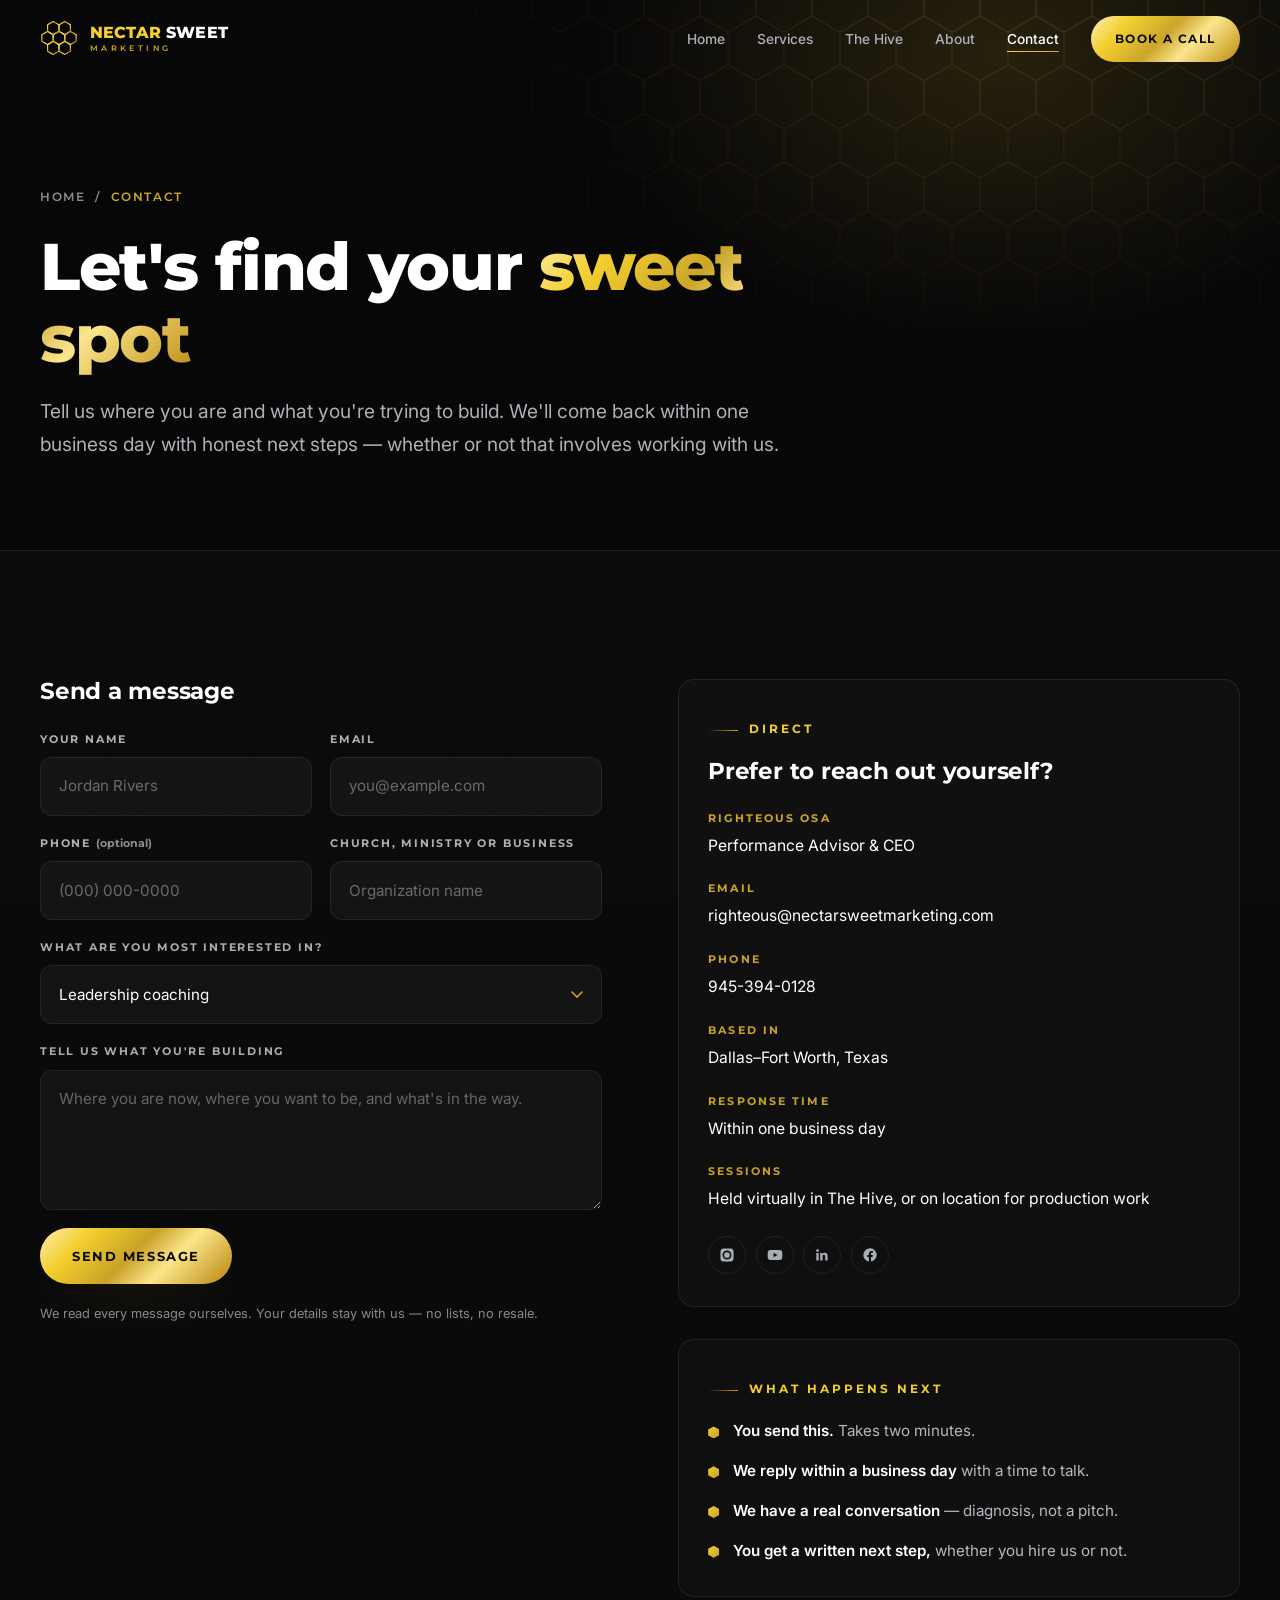
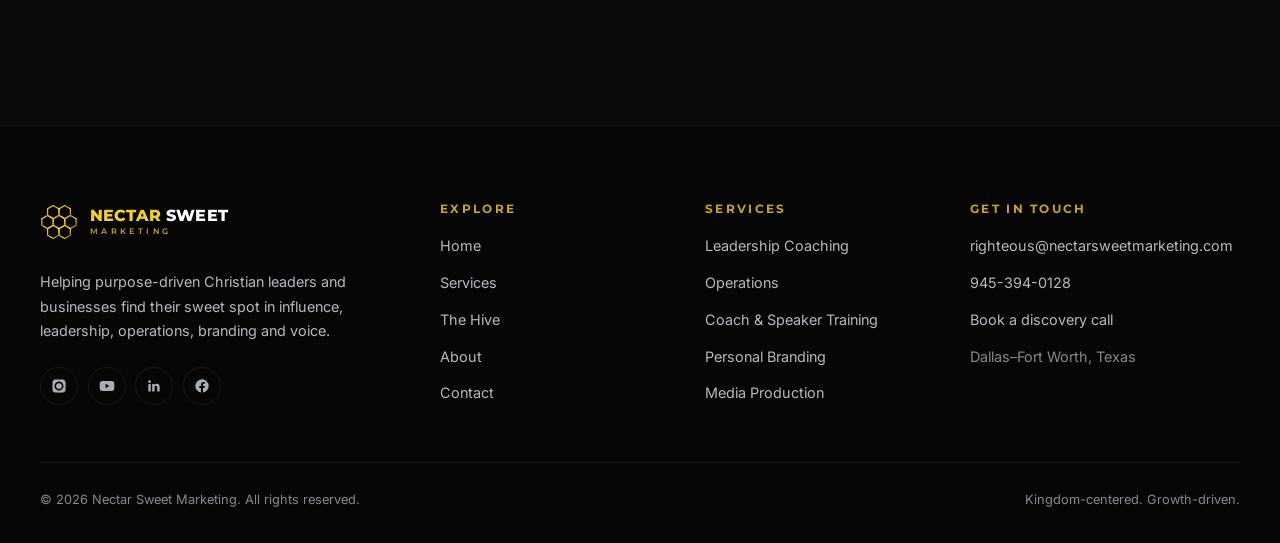
<file: docs/contact.html>
<!DOCTYPE html>
<html lang="en">
<head>
<meta charset="utf-8">
<meta name="viewport" content="width=device-width, initial-scale=1">
<title>Contact | Nectar Sweet Marketing</title>
<meta name="description" content="Book a discovery call with Nectar Sweet Marketing — coaching, operations, branding and Kingdom-centered media for purpose-driven leaders and businesses.">
<meta name="theme-color" content="#0A0A0B">
<link rel="canonical" href="https://nectarsweetmarketing.com/contact.html">
<meta property="og:type" content="website">
<meta property="og:title" content="Contact | Nectar Sweet Marketing">
<meta property="og:description" content="Book a discovery call and tell us what you're building.">
<link rel="icon" href="assets/img/favicon.svg" type="image/svg+xml">
<link rel="preconnect" href="https://fonts.googleapis.com">
<link rel="preconnect" href="https://fonts.gstatic.com" crossorigin>
<link href="https://fonts.googleapis.com/css2?family=Inter:wght@300;400;500;600&family=Montserrat:ital,wght@0,500;0,600;0,700;0,800;1,500&display=swap" rel="stylesheet">
<link rel="stylesheet" href="assets/css/style.css">
</head>
<body>
<a class="skip-link" href="#main">Skip to content</a>

<header class="site-header">
  <div class="container">
    <a class="logo" href="index.html" aria-label="Nectar Sweet Marketing — home">
      <img class="logo__mark" src="assets/img/mark.svg" alt="" width="38" height="38">
      <span class="logo__type">
        <span class="logo__name"><span>Nectar</span> Sweet</span>
        <span class="logo__sub">Marketing</span>
      </span>
    </a>
    <button class="nav-toggle" aria-expanded="false" aria-controls="primary-nav" aria-label="Menu">
      <span></span><span></span><span></span>
    </button>
    <nav class="nav" id="primary-nav" aria-label="Primary">
      <ul class="nav__list">
        <li><a class="nav__link" href="index.html">Home</a></li>
        <li><a class="nav__link" href="services.html">Services</a></li>
        <li><a class="nav__link" href="platform.html">The Hive</a></li>
        <li><a class="nav__link" href="about.html">About</a></li>
        <li><a class="nav__link" href="contact.html" aria-current="page">Contact</a></li>
      </ul>
      <a class="btn btn--gold btn--sm" href="contact.html">Book a Call</a>
    </nav>
  </div>
</header>

<main id="main">

  <section class="page-hero">
    <div class="container">
      <div class="page-hero__inner">
        <p class="crumb"><a href="index.html">Home</a> / <span>Contact</span></p>
        <h1>Let's find your <span class="gold-text">sweet spot</span></h1>
        <p class="lead">
          Tell us where you are and what you're trying to build. We'll come back
          within one business day with honest next steps — whether or not that
          involves working with us.
        </p>
      </div>
    </div>
  </section>

  <section class="section">
    <div class="container">
      <div class="split" style="align-items:start">

        <!-- Form -->
        <div class="reveal">
          <h2 class="h3" style="margin-bottom:1.6rem">Send a message</h2>

          <!-- ================================================================
               HOOKING THIS UP TO A REAL INBOX
               As written, this form opens the visitor's email app with the
               message pre-filled — it works immediately, no backend needed.

               To collect submissions properly instead, add a data-endpoint:
                 <form ... data-endpoint="https://formspree.io/f/YOUR_ID">
               Any service that accepts a JSON POST works (Formspree, Netlify
               Forms, Zapier catch hook, or a Nectar Sweet CRM webhook).
               Also update data-email to the real address.
               ================================================================ -->
          <form class="form" data-contact data-email="righteous@nectarsweetmarketing.com" novalidate>
            <div class="field--row">
              <div class="field">
                <label for="name">Your name</label>
                <input type="text" id="name" name="name" placeholder="Jordan Rivers" required autocomplete="name">
              </div>
              <div class="field">
                <label for="email">Email</label>
                <input type="email" id="email" name="email" placeholder="you@example.com" required autocomplete="email">
              </div>
            </div>

            <div class="field--row">
              <div class="field">
                <label for="phone">Phone <span style="text-transform:none;letter-spacing:0;color:var(--muted)">(optional)</span></label>
                <input type="tel" id="phone" name="phone" placeholder="(000) 000-0000" autocomplete="tel">
              </div>
              <div class="field">
                <label for="organization">Church, ministry or business</label>
                <input type="text" id="organization" name="organization" placeholder="Organization name" autocomplete="organization">
              </div>
            </div>

            <div class="field">
              <label for="interest">What are you most interested in?</label>
              <select id="interest" name="interest">
                <option>Leadership coaching</option>
                <option>Operations analysis &amp; optimization</option>
                <option>Coach &amp; speaker training</option>
                <option>Personal brand development</option>
                <option>Media production &amp; distribution</option>
                <option>The Hive platform</option>
                <option>Not sure yet — let's talk</option>
              </select>
            </div>

            <div class="field">
              <label for="message">Tell us what you're building</label>
              <textarea id="message" name="message" placeholder="Where you are now, where you want to be, and what's in the way." required></textarea>
            </div>

            <div class="btn-row">
              <button type="submit" class="btn btn--gold">Send Message</button>
            </div>

            <p class="form__note">
              We read every message ourselves. Your details stay with us — no lists, no resale.
            </p>
            <p class="form__status" role="status" aria-live="polite"></p>
          </form>
        </div>

        <!-- Details -->
        <div class="reveal" data-delay="1">
          <div class="contact-card">
            <p class="eyebrow">Direct</p>
            <h3>Prefer to reach out yourself?</h3>
            <dl class="contact-list">
              <div>
                <dt>Righteous Osa</dt>
                <dd>Performance Advisor &amp; CEO</dd>
              </div>
              <div>
                <dt>Email</dt>
                <dd><a href="mailto:righteous@nectarsweetmarketing.com">righteous@nectarsweetmarketing.com</a></dd>
              </div>
              <div>
                <dt>Phone</dt>
                <dd><a href="tel:+19453940128">945-394-0128</a></dd>
              </div>
              <div>
                <dt>Based in</dt>
                <dd>Dallas–Fort Worth, Texas</dd>
              </div>
              <div>
                <dt>Response time</dt>
                <dd>Within one business day</dd>
              </div>
              <div>
                <dt>Sessions</dt>
                <dd>Held virtually in The Hive, or on location for production work</dd>
              </div>
            </dl>

            <div class="socials">
              <a href="#" aria-label="Instagram"><svg viewBox="0 0 24 24"><path d="M12 2.2c3.2 0 3.6 0 4.9.07 1.2.05 1.8.25 2.2.42.6.22 1 .48 1.4.9.4.4.7.8.9 1.4.2.4.4 1 .4 2.2.1 1.3.1 1.7.1 4.9s0 3.6-.1 4.9c0 1.2-.2 1.8-.4 2.2-.2.6-.5 1-.9 1.4-.4.4-.8.7-1.4.9-.4.2-1 .4-2.2.4-1.3.1-1.7.1-4.9.1s-3.6 0-4.9-.1c-1.2 0-1.8-.2-2.2-.4-.6-.2-1-.5-1.4-.9-.4-.4-.7-.8-.9-1.4-.2-.4-.4-1-.4-2.2C2.2 15.6 2.2 15.2 2.2 12s0-3.6.1-4.9c0-1.2.2-1.8.4-2.2.2-.6.5-1 .9-1.4.4-.4.8-.7 1.4-.9.4-.2 1-.4 2.2-.4C8.4 2.2 8.8 2.2 12 2.2Zm0 3.1A6.7 6.7 0 1 0 18.7 12 6.7 6.7 0 0 0 12 5.3Zm0 11A4.3 4.3 0 1 1 16.3 12 4.3 4.3 0 0 1 12 16.3Zm6.9-11.3a1.6 1.6 0 1 1-1.6-1.6 1.6 1.6 0 0 1 1.6 1.6Z"/></svg></a>
              <a href="#" aria-label="YouTube"><svg viewBox="0 0 24 24"><path d="M23 12s0-3.5-.4-5.2a2.7 2.7 0 0 0-1.9-1.9C19 4.5 12 4.5 12 4.5s-7 0-8.7.4a2.7 2.7 0 0 0-1.9 1.9C1 8.5 1 12 1 12s0 3.5.4 5.2a2.7 2.7 0 0 0 1.9 1.9c1.7.4 8.7.4 8.7.4s7 0 8.7-.4a2.7 2.7 0 0 0 1.9-1.9C23 15.5 23 12 23 12ZM9.8 15.4V8.6l5.9 3.4Z"/></svg></a>
              <a href="#" aria-label="LinkedIn"><svg viewBox="0 0 24 24"><path d="M20.4 20.4h-3.6v-5.6c0-1.3 0-3-1.9-3s-2.1 1.4-2.1 2.9v5.7H9.3V9h3.4v1.6h.1a3.8 3.8 0 0 1 3.4-1.9c3.6 0 4.3 2.4 4.3 5.5ZM5.3 7.4a2.1 2.1 0 1 1 2.1-2.1 2.1 2.1 0 0 1-2.1 2.1ZM7.1 20.4H3.5V9h3.6Z"/></svg></a>
              <a href="#" aria-label="Facebook"><svg viewBox="0 0 24 24"><path d="M22 12a10 10 0 1 0-11.6 9.9v-7H7.9V12h2.5V9.8c0-2.5 1.5-3.9 3.8-3.9a15 15 0 0 1 2.2.2v2.5h-1.3c-1.2 0-1.6.8-1.6 1.6V12h2.8l-.5 2.9h-2.3v7A10 10 0 0 0 22 12Z"/></svg></a>
            </div>
          </div>

          <div class="contact-card mt-2">
            <p class="eyebrow">What Happens Next</p>
            <ul class="ticks">
              <li><span><strong>You send this.</strong> Takes two minutes.</span></li>
              <li><span><strong>We reply within a business day</strong> with a time to talk.</span></li>
              <li><span><strong>We have a real conversation</strong> — diagnosis, not a pitch.</span></li>
              <li><span><strong>You get a written next step,</strong> whether you hire us or not.</span></li>
            </ul>
          </div>
        </div>

      </div>
    </div>
  </section>

</main>

<footer class="site-footer">
  <div class="container">
    <div class="footer__grid footer">
      <div class="footer__about">
        <a class="logo" href="index.html" aria-label="Nectar Sweet Marketing — home">
          <img class="logo__mark" src="assets/img/mark.svg" alt="" width="38" height="38">
          <span class="logo__type">
            <span class="logo__name"><span>Nectar</span> Sweet</span>
            <span class="logo__sub">Marketing</span>
          </span>
        </a>
        <p>Helping purpose-driven Christian leaders and businesses find their sweet spot in influence, leadership, operations, branding and voice.</p>
        <div class="socials">
          <a href="#" aria-label="Instagram"><svg viewBox="0 0 24 24"><path d="M12 2.2c3.2 0 3.6 0 4.9.07 1.2.05 1.8.25 2.2.42.6.22 1 .48 1.4.9.4.4.7.8.9 1.4.2.4.4 1 .4 2.2.1 1.3.1 1.7.1 4.9s0 3.6-.1 4.9c0 1.2-.2 1.8-.4 2.2-.2.6-.5 1-.9 1.4-.4.4-.8.7-1.4.9-.4.2-1 .4-2.2.4-1.3.1-1.7.1-4.9.1s-3.6 0-4.9-.1c-1.2 0-1.8-.2-2.2-.4-.6-.2-1-.5-1.4-.9-.4-.4-.7-.8-.9-1.4-.2-.4-.4-1-.4-2.2C2.2 15.6 2.2 15.2 2.2 12s0-3.6.1-4.9c0-1.2.2-1.8.4-2.2.2-.6.5-1 .9-1.4.4-.4.8-.7 1.4-.9.4-.2 1-.4 2.2-.4C8.4 2.2 8.8 2.2 12 2.2Zm0 3.1A6.7 6.7 0 1 0 18.7 12 6.7 6.7 0 0 0 12 5.3Zm0 11A4.3 4.3 0 1 1 16.3 12 4.3 4.3 0 0 1 12 16.3Zm6.9-11.3a1.6 1.6 0 1 1-1.6-1.6 1.6 1.6 0 0 1 1.6 1.6Z"/></svg></a>
          <a href="#" aria-label="YouTube"><svg viewBox="0 0 24 24"><path d="M23 12s0-3.5-.4-5.2a2.7 2.7 0 0 0-1.9-1.9C19 4.5 12 4.5 12 4.5s-7 0-8.7.4a2.7 2.7 0 0 0-1.9 1.9C1 8.5 1 12 1 12s0 3.5.4 5.2a2.7 2.7 0 0 0 1.9 1.9c1.7.4 8.7.4 8.7.4s7 0 8.7-.4a2.7 2.7 0 0 0 1.9-1.9C23 15.5 23 12 23 12ZM9.8 15.4V8.6l5.9 3.4Z"/></svg></a>
          <a href="#" aria-label="LinkedIn"><svg viewBox="0 0 24 24"><path d="M20.4 20.4h-3.6v-5.6c0-1.3 0-3-1.9-3s-2.1 1.4-2.1 2.9v5.7H9.3V9h3.4v1.6h.1a3.8 3.8 0 0 1 3.4-1.9c3.6 0 4.3 2.4 4.3 5.5ZM5.3 7.4a2.1 2.1 0 1 1 2.1-2.1 2.1 2.1 0 0 1-2.1 2.1ZM7.1 20.4H3.5V9h3.6Z"/></svg></a>
          <a href="#" aria-label="Facebook"><svg viewBox="0 0 24 24"><path d="M22 12a10 10 0 1 0-11.6 9.9v-7H7.9V12h2.5V9.8c0-2.5 1.5-3.9 3.8-3.9a15 15 0 0 1 2.2.2v2.5h-1.3c-1.2 0-1.6.8-1.6 1.6V12h2.8l-.5 2.9h-2.3v7A10 10 0 0 0 22 12Z"/></svg></a>
        </div>
      </div>
      <div>
        <h4>Explore</h4>
        <div class="footer__links">
          <a href="index.html">Home</a>
          <a href="services.html">Services</a>
          <a href="platform.html">The Hive</a>
          <a href="about.html">About</a>
          <a href="contact.html">Contact</a>
        </div>
      </div>
      <div>
        <h4>Services</h4>
        <div class="footer__links">
          <a href="services.html#coaching">Leadership Coaching</a>
          <a href="services.html#operations">Operations</a>
          <a href="services.html#training">Coach &amp; Speaker Training</a>
          <a href="services.html#branding">Personal Branding</a>
          <a href="services.html#media">Media Production</a>
        </div>
      </div>
      <div>
        <h4>Get in Touch</h4>
        <div class="footer__links">
          <a href="mailto:righteous@nectarsweetmarketing.com">righteous@nectarsweetmarketing.com</a>
          <a href="tel:+19453940128">945-394-0128</a>
          <a href="contact.html">Book a discovery call</a>
          <span class="footer__place">Dallas&ndash;Fort Worth, Texas</span>
        </div>
      </div>
    </div>
    <div class="footer__bar">
      <p>&copy; <span data-year>2026</span> Nectar Sweet Marketing. All rights reserved.</p>
      <p>Kingdom-centered. Growth-driven.</p>
    </div>
  </div>
</footer>

<script src="assets/js/main.js"></script>
</body>
</html>
</file>
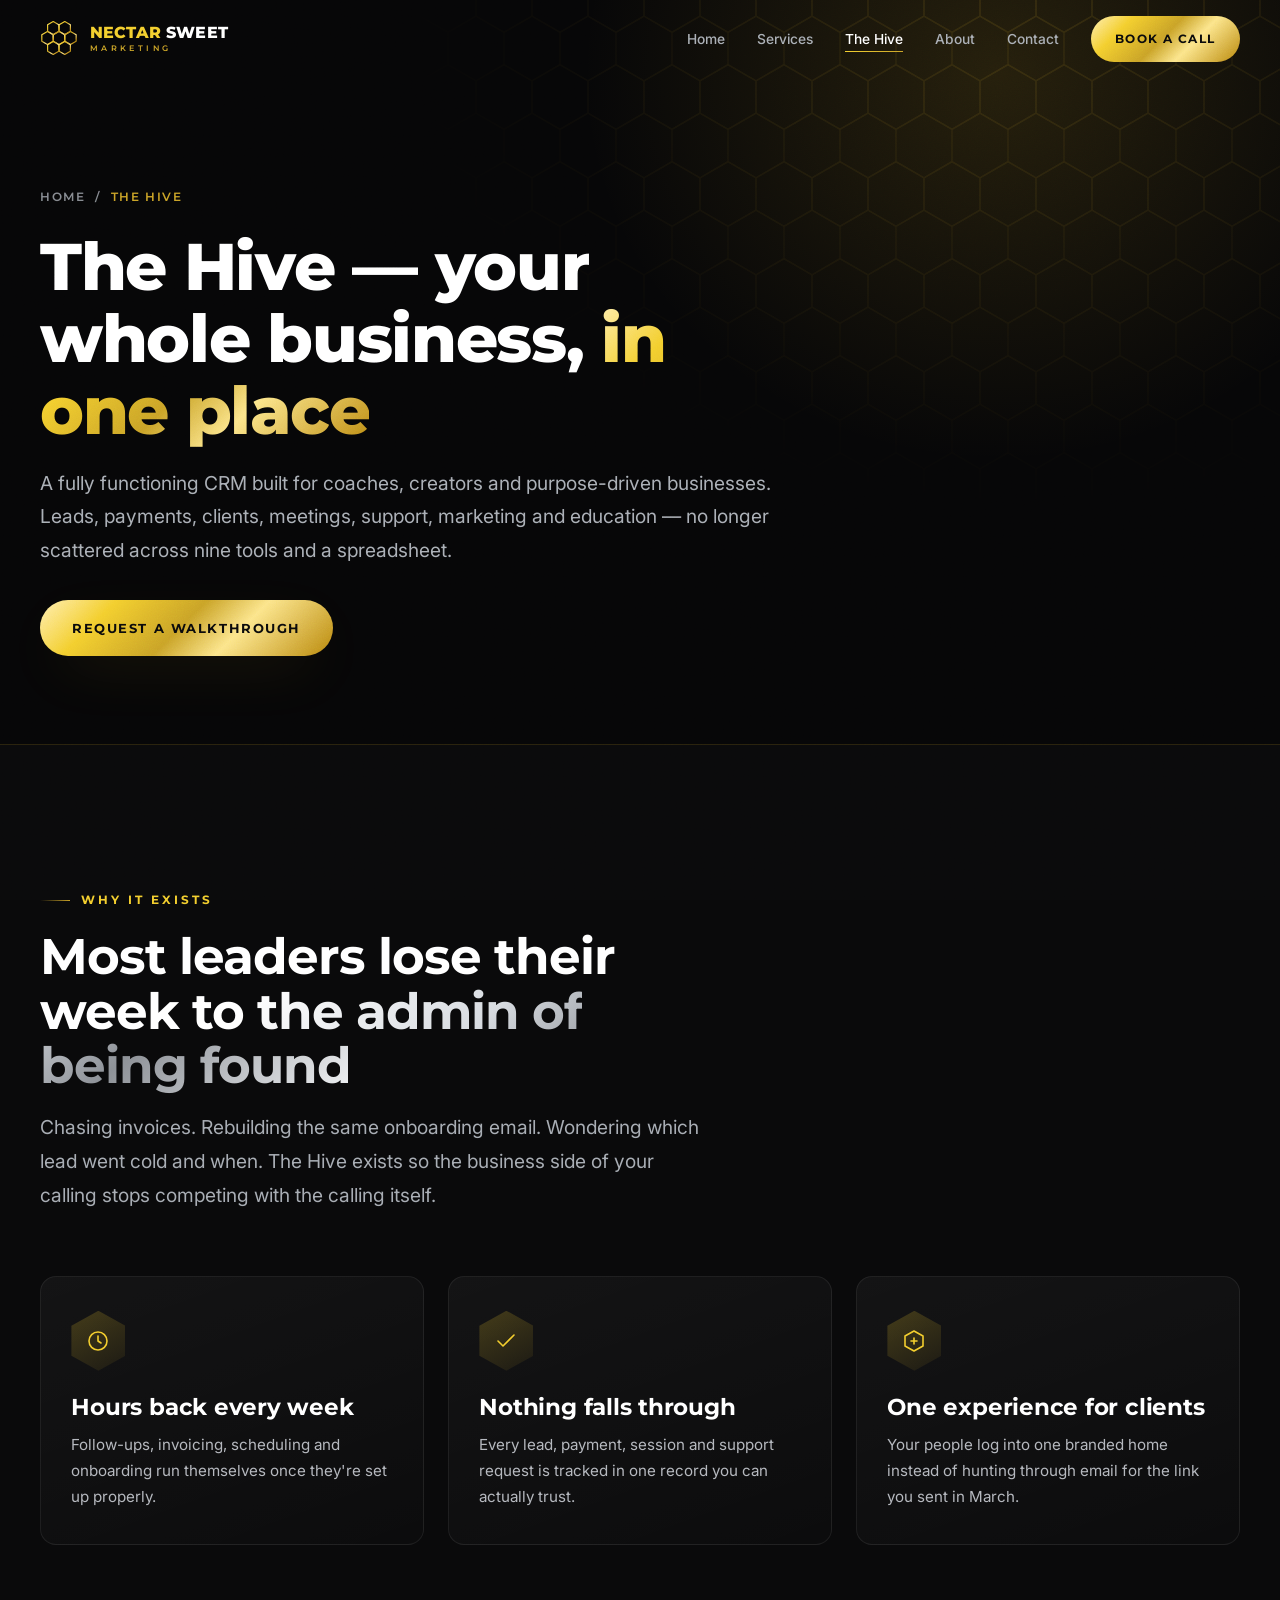
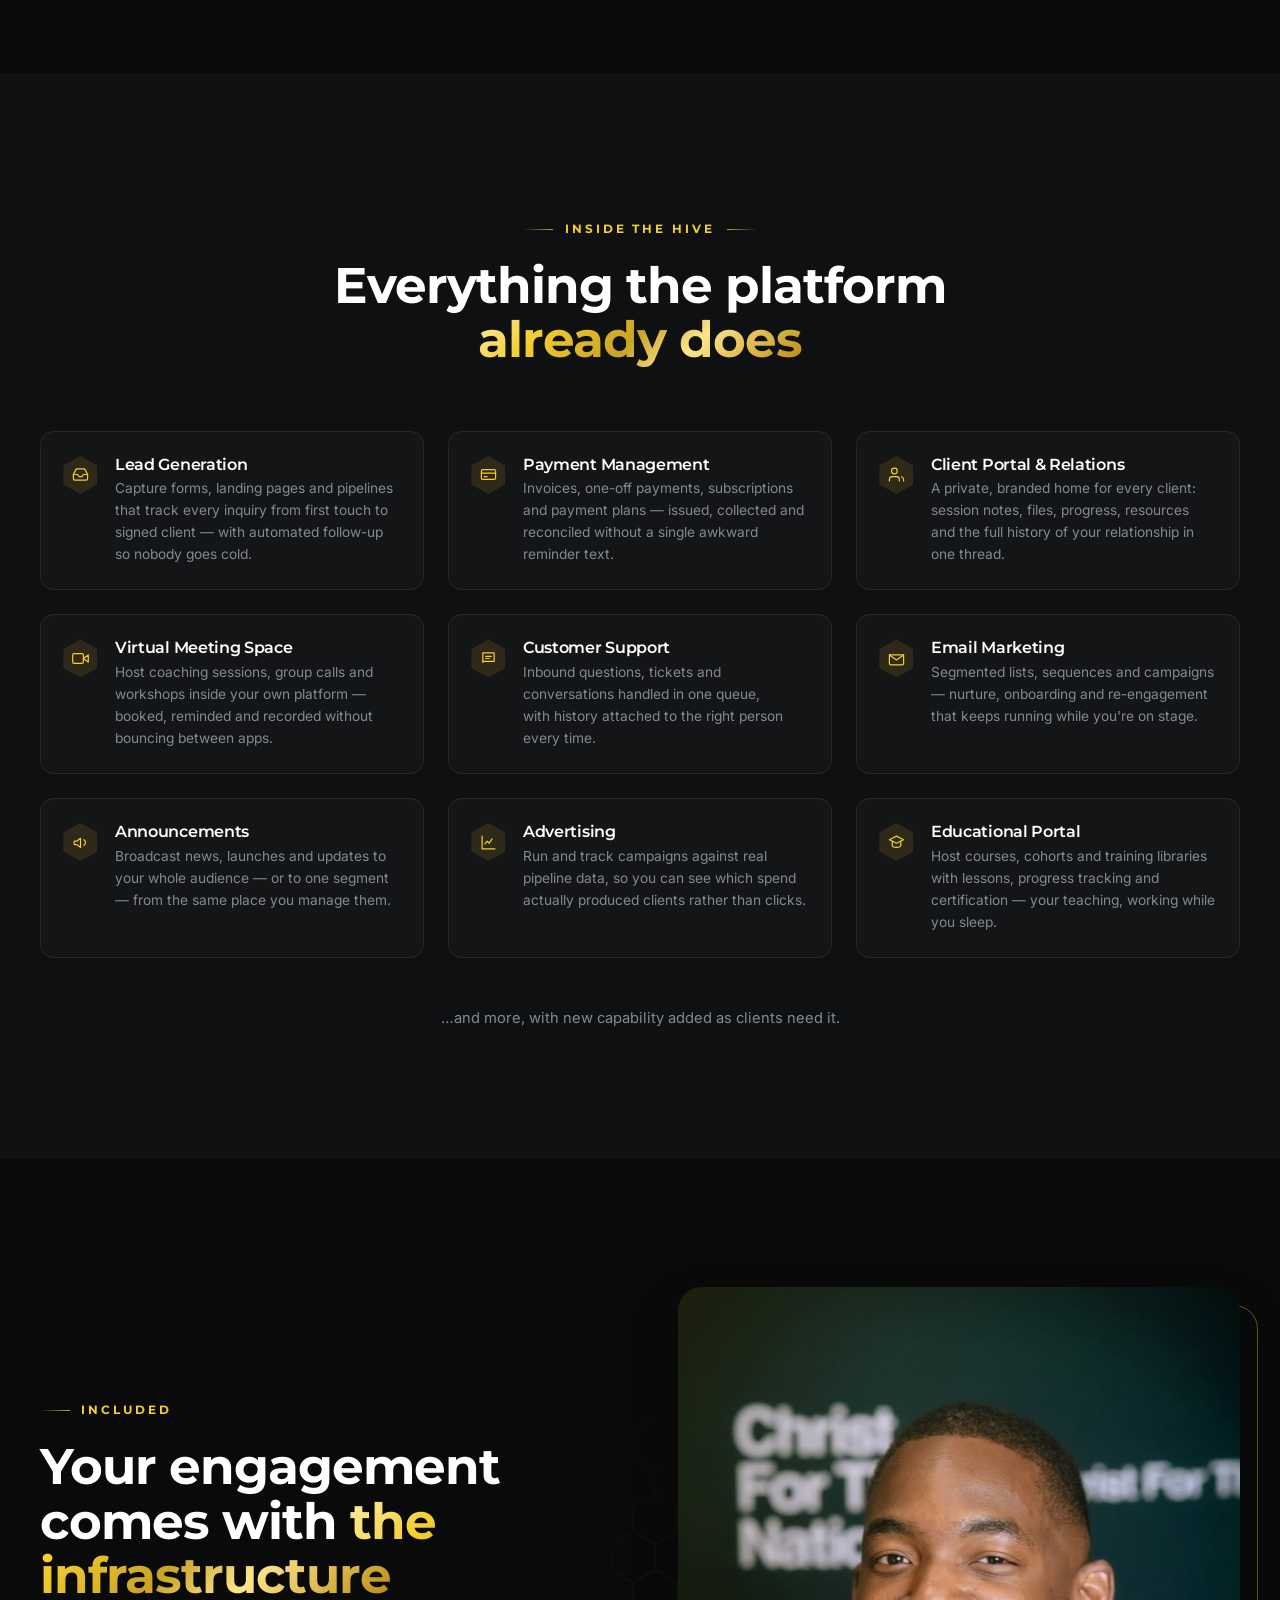
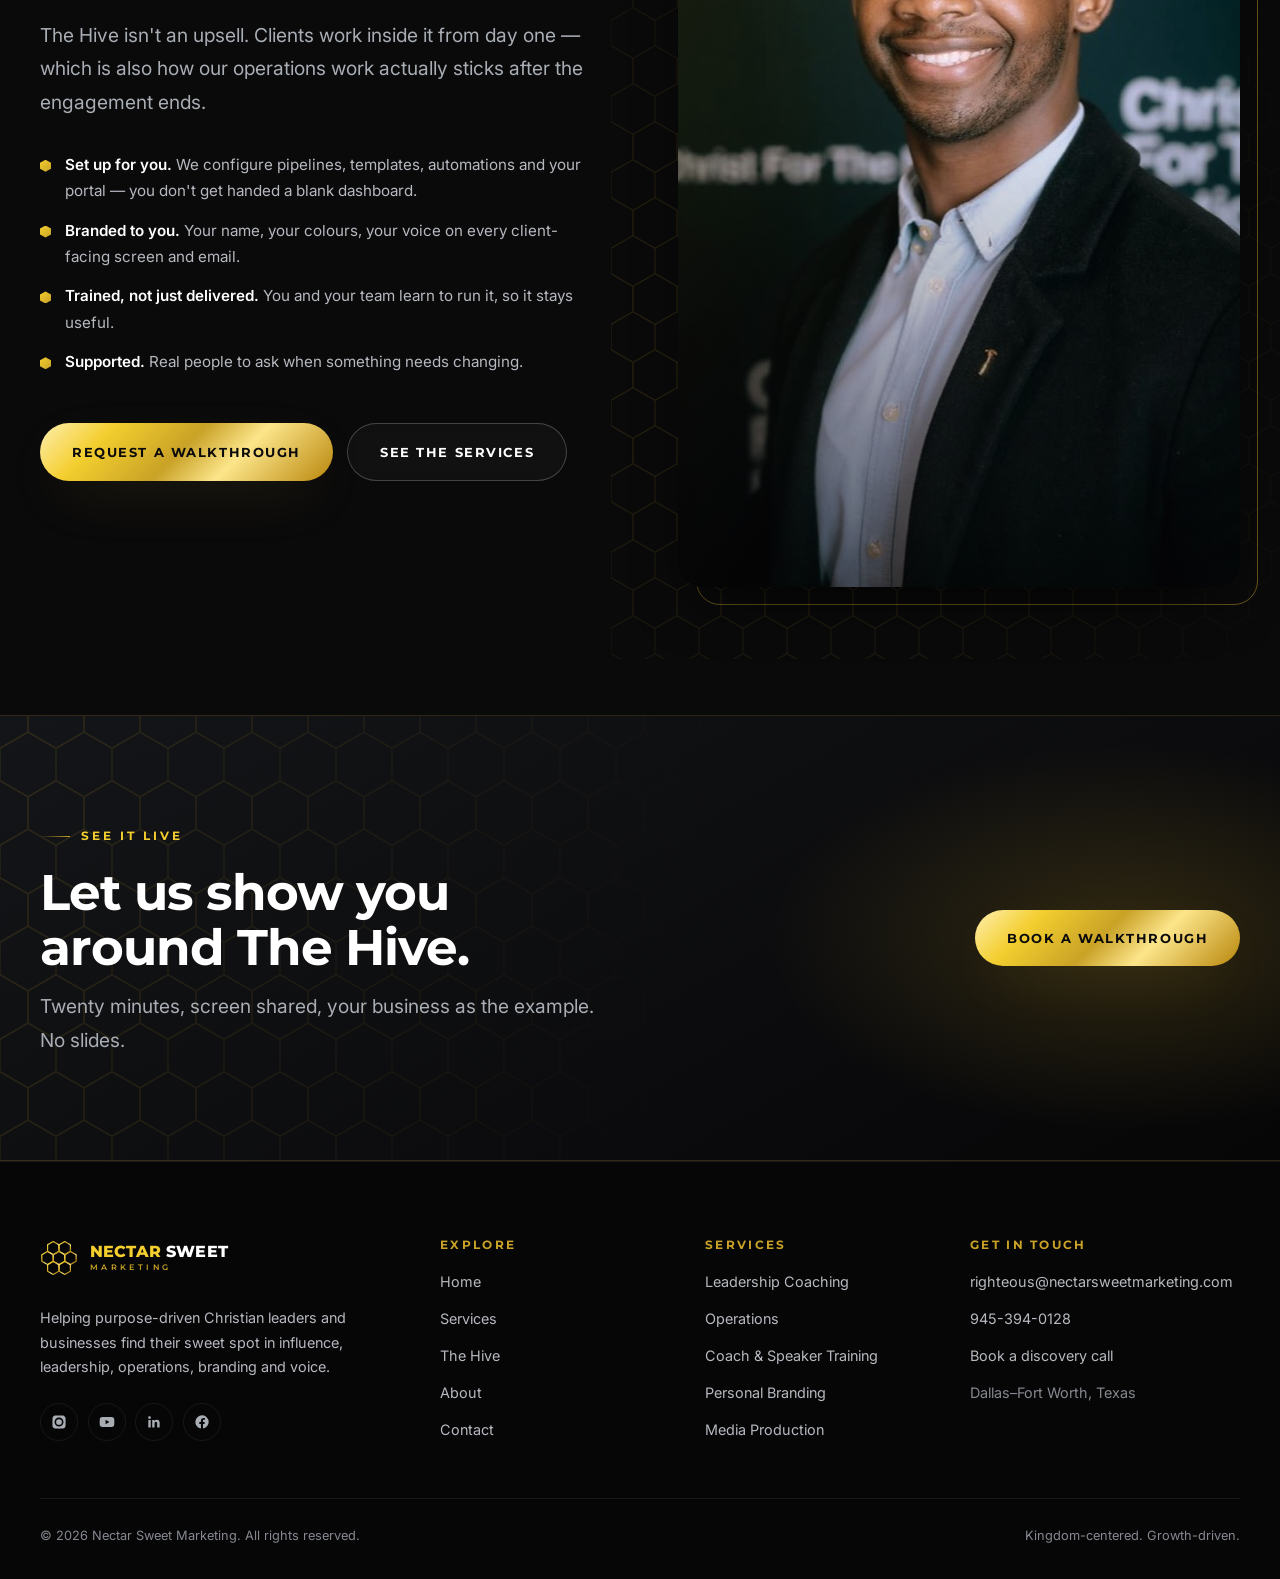
<file: docs/platform.html>
<!DOCTYPE html>
<html lang="en">
<head>
<meta charset="utf-8">
<meta name="viewport" content="width=device-width, initial-scale=1">
<title>The Hive — Client Platform | Nectar Sweet Marketing</title>
<meta name="description" content="The Hive is the Nectar Sweet Marketing CRM: lead generation, payments, client portal, virtual meetings, support, email, announcements, advertising and an education portal in one place.">
<meta name="theme-color" content="#0A0A0B">
<link rel="canonical" href="https://nectarsweetmarketing.com/platform.html">
<meta property="og:type" content="website">
<meta property="og:title" content="The Hive | Nectar Sweet Marketing">
<meta property="og:description" content="One platform running leads, payments, clients, meetings, support, email and education.">
<link rel="icon" href="assets/img/favicon.svg" type="image/svg+xml">
<link rel="preconnect" href="https://fonts.googleapis.com">
<link rel="preconnect" href="https://fonts.gstatic.com" crossorigin>
<link href="https://fonts.googleapis.com/css2?family=Inter:wght@300;400;500;600&family=Montserrat:ital,wght@0,500;0,600;0,700;0,800;1,500&display=swap" rel="stylesheet">
<link rel="stylesheet" href="assets/css/style.css">
</head>
<body>
<a class="skip-link" href="#main">Skip to content</a>

<header class="site-header">
  <div class="container">
    <a class="logo" href="index.html" aria-label="Nectar Sweet Marketing — home">
      <img class="logo__mark" src="assets/img/mark.svg" alt="" width="38" height="38">
      <span class="logo__type">
        <span class="logo__name"><span>Nectar</span> Sweet</span>
        <span class="logo__sub">Marketing</span>
      </span>
    </a>
    <button class="nav-toggle" aria-expanded="false" aria-controls="primary-nav" aria-label="Menu">
      <span></span><span></span><span></span>
    </button>
    <nav class="nav" id="primary-nav" aria-label="Primary">
      <ul class="nav__list">
        <li><a class="nav__link" href="index.html">Home</a></li>
        <li><a class="nav__link" href="services.html">Services</a></li>
        <li><a class="nav__link" href="platform.html" aria-current="page">The Hive</a></li>
        <li><a class="nav__link" href="about.html">About</a></li>
        <li><a class="nav__link" href="contact.html">Contact</a></li>
      </ul>
      <a class="btn btn--gold btn--sm" href="contact.html">Book a Call</a>
    </nav>
  </div>
</header>

<main id="main">

  <section class="page-hero">
    <div class="container">
      <div class="page-hero__inner">
        <p class="crumb"><a href="index.html">Home</a> / <span>The Hive</span></p>
        <h1>The Hive — your whole business, <span class="gold-text">in one place</span></h1>
        <p class="lead">
          A fully functioning CRM built for coaches, creators and purpose-driven
          businesses. Leads, payments, clients, meetings, support, marketing and
          education — no longer scattered across nine tools and a spreadsheet.
        </p>
        <div class="btn-row mt-2">
          <a class="btn btn--gold" href="contact.html">Request a Walkthrough</a>
        </div>
      </div>
    </div>
  </section>

  <!-- Why it exists -->
  <section class="section">
    <div class="container">
      <div class="section-head reveal">
        <p class="eyebrow">Why It Exists</p>
        <h2>Most leaders lose their week to <span class="chrome-text">the admin of being found</span></h2>
        <p class="lead">
          Chasing invoices. Rebuilding the same onboarding email. Wondering which lead
          went cold and when. The Hive exists so the business side of your calling
          stops competing with the calling itself.
        </p>
      </div>

      <div class="grid grid-3">
        <article class="card reveal">
          <div class="hex" aria-hidden="true"><svg viewBox="0 0 24 24"><circle cx="12" cy="12" r="9"/><path d="M12 7v5l3 2"/></svg></div>
          <h3>Hours back every week</h3>
          <p>Follow-ups, invoicing, scheduling and onboarding run themselves once they're set up properly.</p>
        </article>
        <article class="card reveal" data-delay="1">
          <div class="hex" aria-hidden="true"><svg viewBox="0 0 24 24"><path d="M20 6 9 17l-5-5"/></svg></div>
          <h3>Nothing falls through</h3>
          <p>Every lead, payment, session and support request is tracked in one record you can actually trust.</p>
        </article>
        <article class="card reveal" data-delay="2">
          <div class="hex" aria-hidden="true"><svg viewBox="0 0 24 24"><path d="M12 2 3 7v10l9 5 9-5V7z"/><path d="M9 12h6M12 9v6"/></svg></div>
          <h3>One experience for clients</h3>
          <p>Your people log into one branded home instead of hunting through email for the link you sent in March.</p>
        </article>
      </div>
    </div>
  </section>

  <!-- Full capability grid -->
  <section class="section section--alt">
    <div class="container">
      <div class="section-head centered reveal">
        <p class="eyebrow centered">Inside The Hive</p>
        <h2>Everything the platform <span class="gold-text">already does</span></h2>
      </div>

      <div class="grid grid-3">
        <div class="feature reveal">
          <div class="feature__ico" aria-hidden="true"><svg viewBox="0 0 24 24"><path d="M22 12h-6l-2 3h-4l-2-3H2"/><path d="M5.5 5.1 2 12v6a2 2 0 0 0 2 2h16a2 2 0 0 0 2-2v-6l-3.5-6.9A2 2 0 0 0 16.7 4H7.3a2 2 0 0 0-1.8 1.1Z"/></svg></div>
          <div><h4>Lead Generation</h4><p>Capture forms, landing pages and pipelines that track every inquiry from first touch to signed client — with automated follow-up so nobody goes cold.</p></div>
        </div>

        <div class="feature reveal" data-delay="1">
          <div class="feature__ico" aria-hidden="true"><svg viewBox="0 0 24 24"><rect x="2" y="5" width="20" height="14" rx="2"/><path d="M2 10h20M6 15h4"/></svg></div>
          <div><h4>Payment Management</h4><p>Invoices, one-off payments, subscriptions and payment plans — issued, collected and reconciled without a single awkward reminder text.</p></div>
        </div>

        <div class="feature reveal" data-delay="2">
          <div class="feature__ico" aria-hidden="true"><svg viewBox="0 0 24 24"><path d="M16 21v-2a4 4 0 0 0-4-4H6a4 4 0 0 0-4 4v2"/><circle cx="9" cy="7" r="4"/><path d="M22 21v-2a4 4 0 0 0-3-3.87"/></svg></div>
          <div><h4>Client Portal &amp; Relations</h4><p>A private, branded home for every client: session notes, files, progress, resources and the full history of your relationship in one thread.</p></div>
        </div>

        <div class="feature reveal" data-delay="3">
          <div class="feature__ico" aria-hidden="true"><svg viewBox="0 0 24 24"><path d="m23 7-7 5 7 5V7Z"/><rect x="1" y="5" width="15" height="14" rx="2"/></svg></div>
          <div><h4>Virtual Meeting Space</h4><p>Host coaching sessions, group calls and workshops inside your own platform — booked, reminded and recorded without bouncing between apps.</p></div>
        </div>

        <div class="feature reveal" data-delay="4">
          <div class="feature__ico" aria-hidden="true"><svg viewBox="0 0 24 24"><path d="M4 4h16v12H5.2L4 17.5V4Z"/><path d="M8 9h8M8 12h5"/></svg></div>
          <div><h4>Customer Support</h4><p>Inbound questions, tickets and conversations handled in one queue, with history attached to the right person every time.</p></div>
        </div>

        <div class="feature reveal" data-delay="4">
          <div class="feature__ico" aria-hidden="true"><svg viewBox="0 0 24 24"><path d="M2 7h20v12a2 2 0 0 1-2 2H4a2 2 0 0 1-2-2V7Z"/><path d="m2 7 10 7 10-7"/></svg></div>
          <div><h4>Email Marketing</h4><p>Segmented lists, sequences and campaigns — nurture, onboarding and re-engagement that keeps running while you're on stage.</p></div>
        </div>

        <div class="feature reveal">
          <div class="feature__ico" aria-hidden="true"><svg viewBox="0 0 24 24"><path d="M3 11v3a1 1 0 0 0 1 1h3l5 4V6L7 10H4a1 1 0 0 0-1 1Z"/><path d="M17 8a5 5 0 0 1 0 8"/></svg></div>
          <div><h4>Announcements</h4><p>Broadcast news, launches and updates to your whole audience — or to one segment — from the same place you manage them.</p></div>
        </div>

        <div class="feature reveal" data-delay="1">
          <div class="feature__ico" aria-hidden="true"><svg viewBox="0 0 24 24"><path d="M3 3v18h18"/><path d="m7 14 3-4 3 3 4-6"/></svg></div>
          <div><h4>Advertising</h4><p>Run and track campaigns against real pipeline data, so you can see which spend actually produced clients rather than clicks.</p></div>
        </div>

        <div class="feature reveal" data-delay="2">
          <div class="feature__ico" aria-hidden="true"><svg viewBox="0 0 24 24"><path d="M12 3 2 8l10 5 10-5-10-5Z"/><path d="M6 10.5V16c0 1.5 2.7 3 6 3s6-1.5 6-3v-5.5"/></svg></div>
          <div><h4>Educational Portal</h4><p>Host courses, cohorts and training libraries with lessons, progress tracking and certification — your teaching, working while you sleep.</p></div>
        </div>
      </div>

      <p class="center mt-3 reveal" style="color:var(--muted);font-size:.92rem">
        …and more, with new capability added as clients need it.
      </p>
    </div>
  </section>

  <!-- Who gets it -->
  <section class="section">
    <div class="container">
      <div class="split">
        <div class="reveal">
          <p class="eyebrow">Included</p>
          <h2>Your engagement comes with <span class="gold-text">the infrastructure</span></h2>
          <p class="lead mt-1">
            The Hive isn't an upsell. Clients work inside it from day one — which is
            also how our operations work actually sticks after the engagement ends.
          </p>
          <ul class="ticks mt-2">
            <li><span><strong>Set up for you.</strong> We configure pipelines, templates, automations and your portal — you don't get handed a blank dashboard.</span></li>
            <li><span><strong>Branded to you.</strong> Your name, your colours, your voice on every client-facing screen and email.</span></li>
            <li><span><strong>Trained, not just delivered.</strong> You and your team learn to run it, so it stays useful.</span></li>
            <li><span><strong>Supported.</strong> Real people to ask when something needs changing.</span></li>
          </ul>
          <div class="btn-row mt-3">
            <a class="btn btn--gold" href="contact.html">Request a Walkthrough</a>
            <a class="btn btn--ghost" href="services.html">See the Services</a>
          </div>
        </div>

        <div class="split__media reveal" data-delay="1">
          <div class="frame">
            <div class="frame__shot">
              <img src="assets/img/founder-portrait.jpg" alt="Nectar Sweet Marketing founder" width="720" height="900" loading="lazy">
            </div>
          </div>
        </div>
      </div>
    </div>
  </section>

  <section class="cta">
    <div class="container">
      <div class="cta__inner">
        <div class="reveal">
          <p class="eyebrow">See It Live</p>
          <h2>Let us show you around The Hive.</h2>
          <p class="lead mt-1">Twenty minutes, screen shared, your business as the example. No slides.</p>
        </div>
        <div class="btn-row reveal" data-delay="1" style="justify-content:flex-end">
          <a class="btn btn--gold" href="contact.html">Book a Walkthrough</a>
        </div>
      </div>
    </div>
  </section>

</main>

<footer class="site-footer">
  <div class="container">
    <div class="footer__grid footer">
      <div class="footer__about">
        <a class="logo" href="index.html" aria-label="Nectar Sweet Marketing — home">
          <img class="logo__mark" src="assets/img/mark.svg" alt="" width="38" height="38">
          <span class="logo__type">
            <span class="logo__name"><span>Nectar</span> Sweet</span>
            <span class="logo__sub">Marketing</span>
          </span>
        </a>
        <p>Helping purpose-driven Christian leaders and businesses find their sweet spot in influence, leadership, operations, branding and voice.</p>
        <div class="socials">
          <a href="#" aria-label="Instagram"><svg viewBox="0 0 24 24"><path d="M12 2.2c3.2 0 3.6 0 4.9.07 1.2.05 1.8.25 2.2.42.6.22 1 .48 1.4.9.4.4.7.8.9 1.4.2.4.4 1 .4 2.2.1 1.3.1 1.7.1 4.9s0 3.6-.1 4.9c0 1.2-.2 1.8-.4 2.2-.2.6-.5 1-.9 1.4-.4.4-.8.7-1.4.9-.4.2-1 .4-2.2.4-1.3.1-1.7.1-4.9.1s-3.6 0-4.9-.1c-1.2 0-1.8-.2-2.2-.4-.6-.2-1-.5-1.4-.9-.4-.4-.7-.8-.9-1.4-.2-.4-.4-1-.4-2.2C2.2 15.6 2.2 15.2 2.2 12s0-3.6.1-4.9c0-1.2.2-1.8.4-2.2.2-.6.5-1 .9-1.4.4-.4.8-.7 1.4-.9.4-.2 1-.4 2.2-.4C8.4 2.2 8.8 2.2 12 2.2Zm0 3.1A6.7 6.7 0 1 0 18.7 12 6.7 6.7 0 0 0 12 5.3Zm0 11A4.3 4.3 0 1 1 16.3 12 4.3 4.3 0 0 1 12 16.3Zm6.9-11.3a1.6 1.6 0 1 1-1.6-1.6 1.6 1.6 0 0 1 1.6 1.6Z"/></svg></a>
          <a href="#" aria-label="YouTube"><svg viewBox="0 0 24 24"><path d="M23 12s0-3.5-.4-5.2a2.7 2.7 0 0 0-1.9-1.9C19 4.5 12 4.5 12 4.5s-7 0-8.7.4a2.7 2.7 0 0 0-1.9 1.9C1 8.5 1 12 1 12s0 3.5.4 5.2a2.7 2.7 0 0 0 1.9 1.9c1.7.4 8.7.4 8.7.4s7 0 8.7-.4a2.7 2.7 0 0 0 1.9-1.9C23 15.5 23 12 23 12ZM9.8 15.4V8.6l5.9 3.4Z"/></svg></a>
          <a href="#" aria-label="LinkedIn"><svg viewBox="0 0 24 24"><path d="M20.4 20.4h-3.6v-5.6c0-1.3 0-3-1.9-3s-2.1 1.4-2.1 2.9v5.7H9.3V9h3.4v1.6h.1a3.8 3.8 0 0 1 3.4-1.9c3.6 0 4.3 2.4 4.3 5.5ZM5.3 7.4a2.1 2.1 0 1 1 2.1-2.1 2.1 2.1 0 0 1-2.1 2.1ZM7.1 20.4H3.5V9h3.6Z"/></svg></a>
          <a href="#" aria-label="Facebook"><svg viewBox="0 0 24 24"><path d="M22 12a10 10 0 1 0-11.6 9.9v-7H7.9V12h2.5V9.8c0-2.5 1.5-3.9 3.8-3.9a15 15 0 0 1 2.2.2v2.5h-1.3c-1.2 0-1.6.8-1.6 1.6V12h2.8l-.5 2.9h-2.3v7A10 10 0 0 0 22 12Z"/></svg></a>
        </div>
      </div>
      <div>
        <h4>Explore</h4>
        <div class="footer__links">
          <a href="index.html">Home</a>
          <a href="services.html">Services</a>
          <a href="platform.html">The Hive</a>
          <a href="about.html">About</a>
          <a href="contact.html">Contact</a>
        </div>
      </div>
      <div>
        <h4>Services</h4>
        <div class="footer__links">
          <a href="services.html#coaching">Leadership Coaching</a>
          <a href="services.html#operations">Operations</a>
          <a href="services.html#training">Coach &amp; Speaker Training</a>
          <a href="services.html#branding">Personal Branding</a>
          <a href="services.html#media">Media Production</a>
        </div>
      </div>
      <div>
        <h4>Get in Touch</h4>
        <div class="footer__links">
          <a href="mailto:righteous@nectarsweetmarketing.com">righteous@nectarsweetmarketing.com</a>
          <a href="tel:+19453940128">945-394-0128</a>
          <a href="contact.html">Book a discovery call</a>
          <span class="footer__place">Dallas&ndash;Fort Worth, Texas</span>
        </div>
      </div>
    </div>
    <div class="footer__bar">
      <p>&copy; <span data-year>2026</span> Nectar Sweet Marketing. All rights reserved.</p>
      <p>Kingdom-centered. Growth-driven.</p>
    </div>
  </div>
</footer>

<script src="assets/js/main.js"></script>
</body>
</html>
</file>
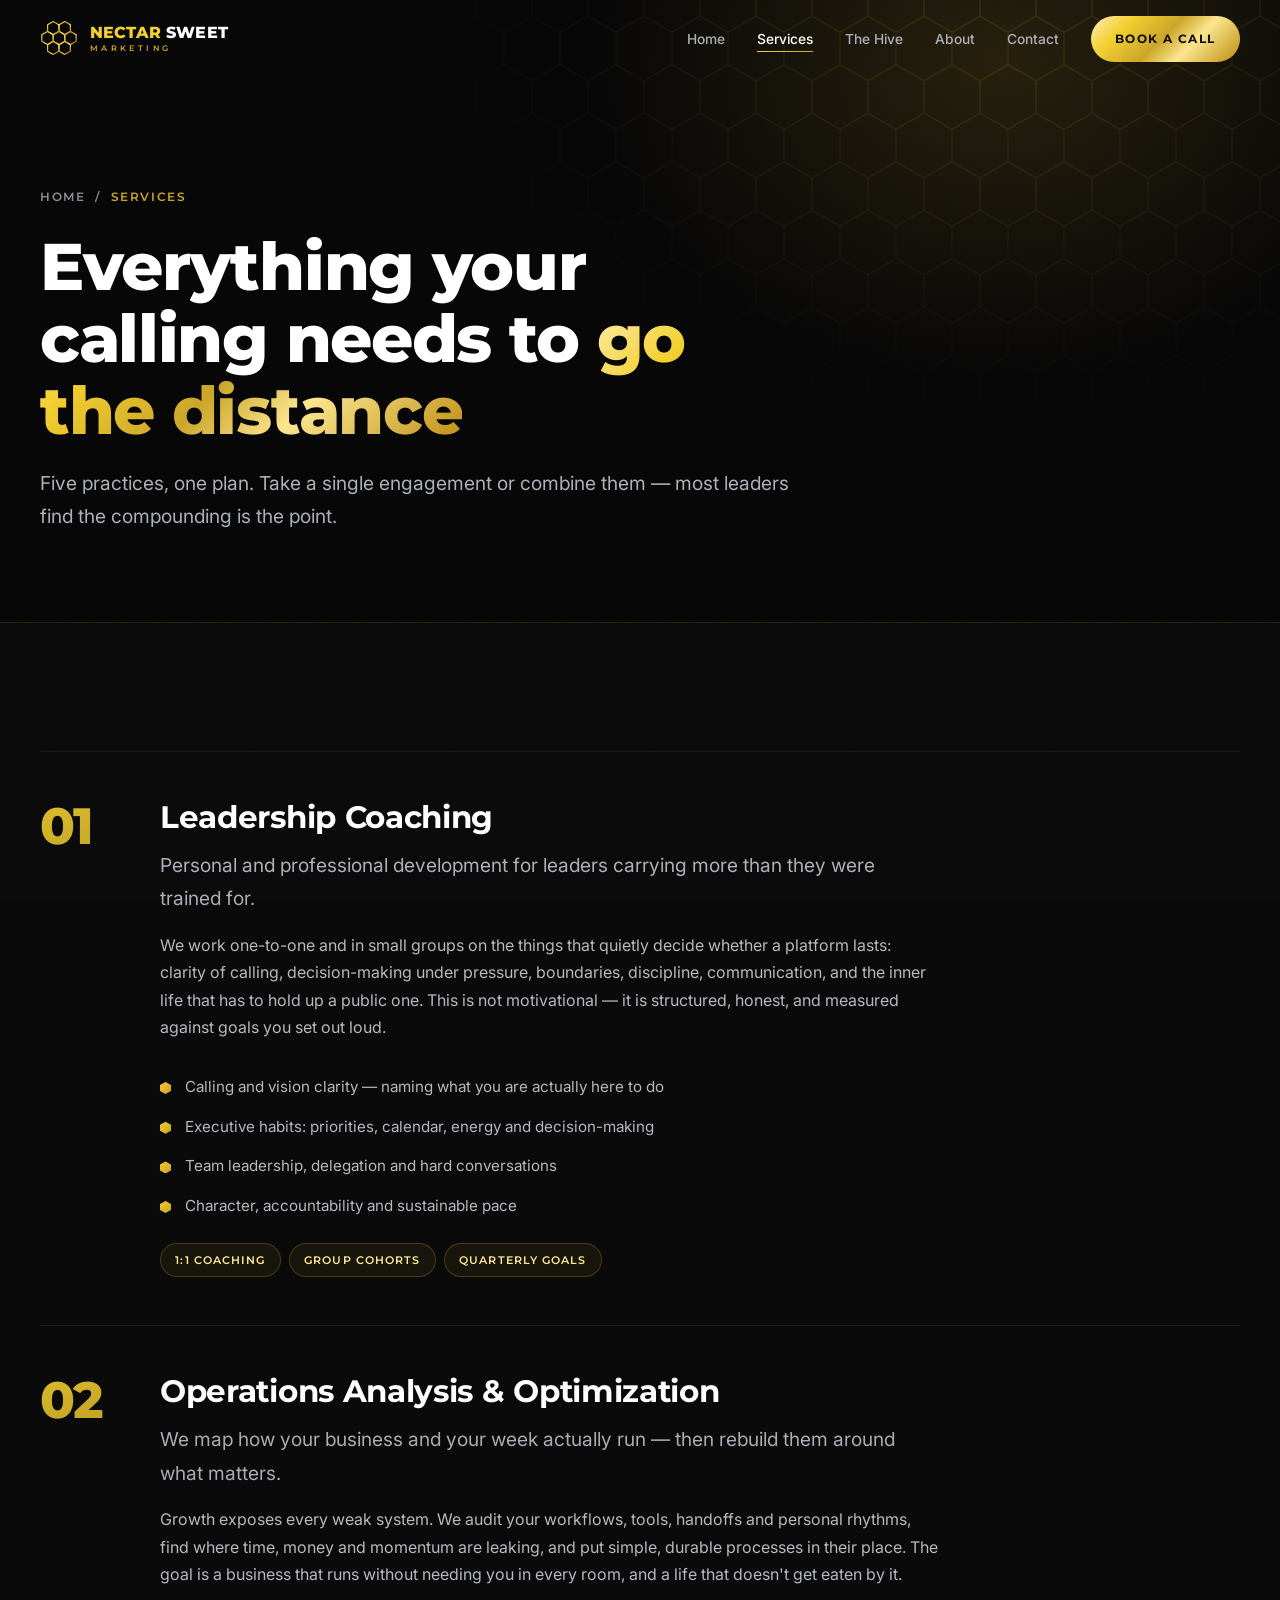
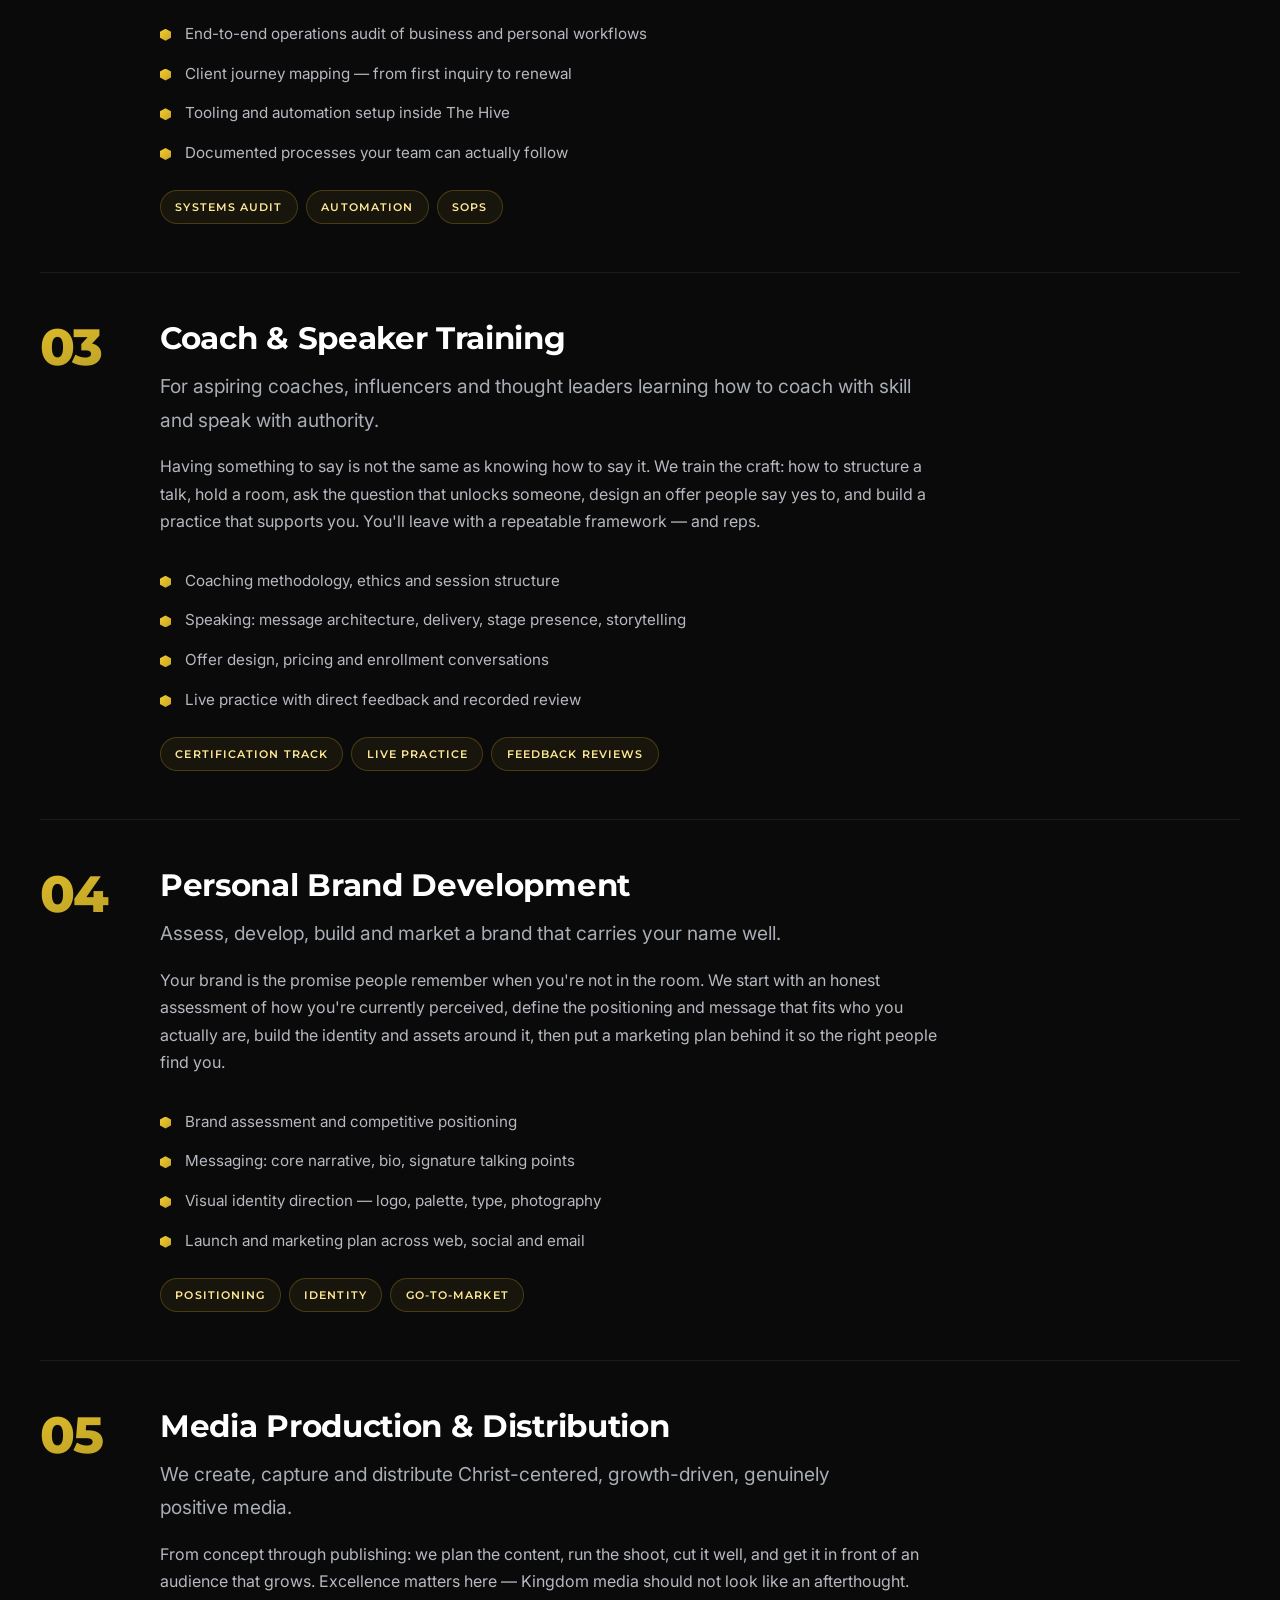
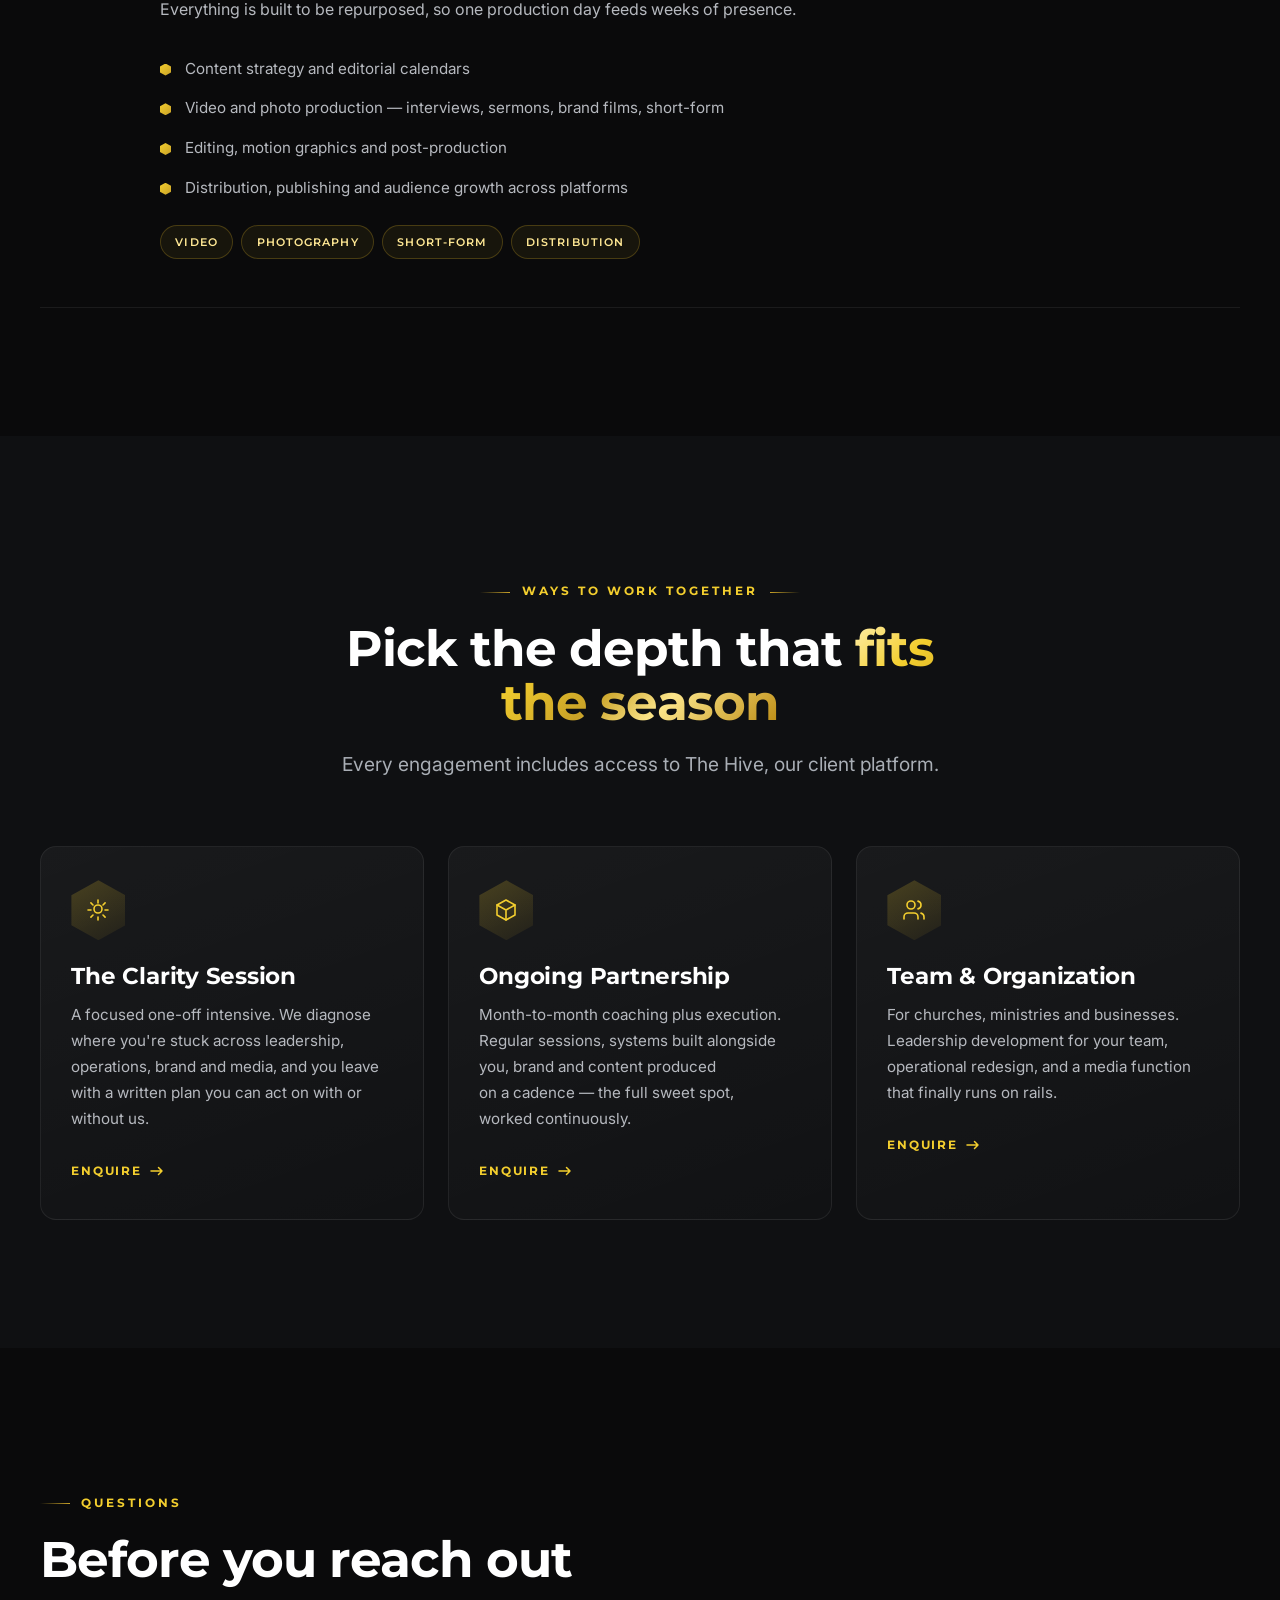
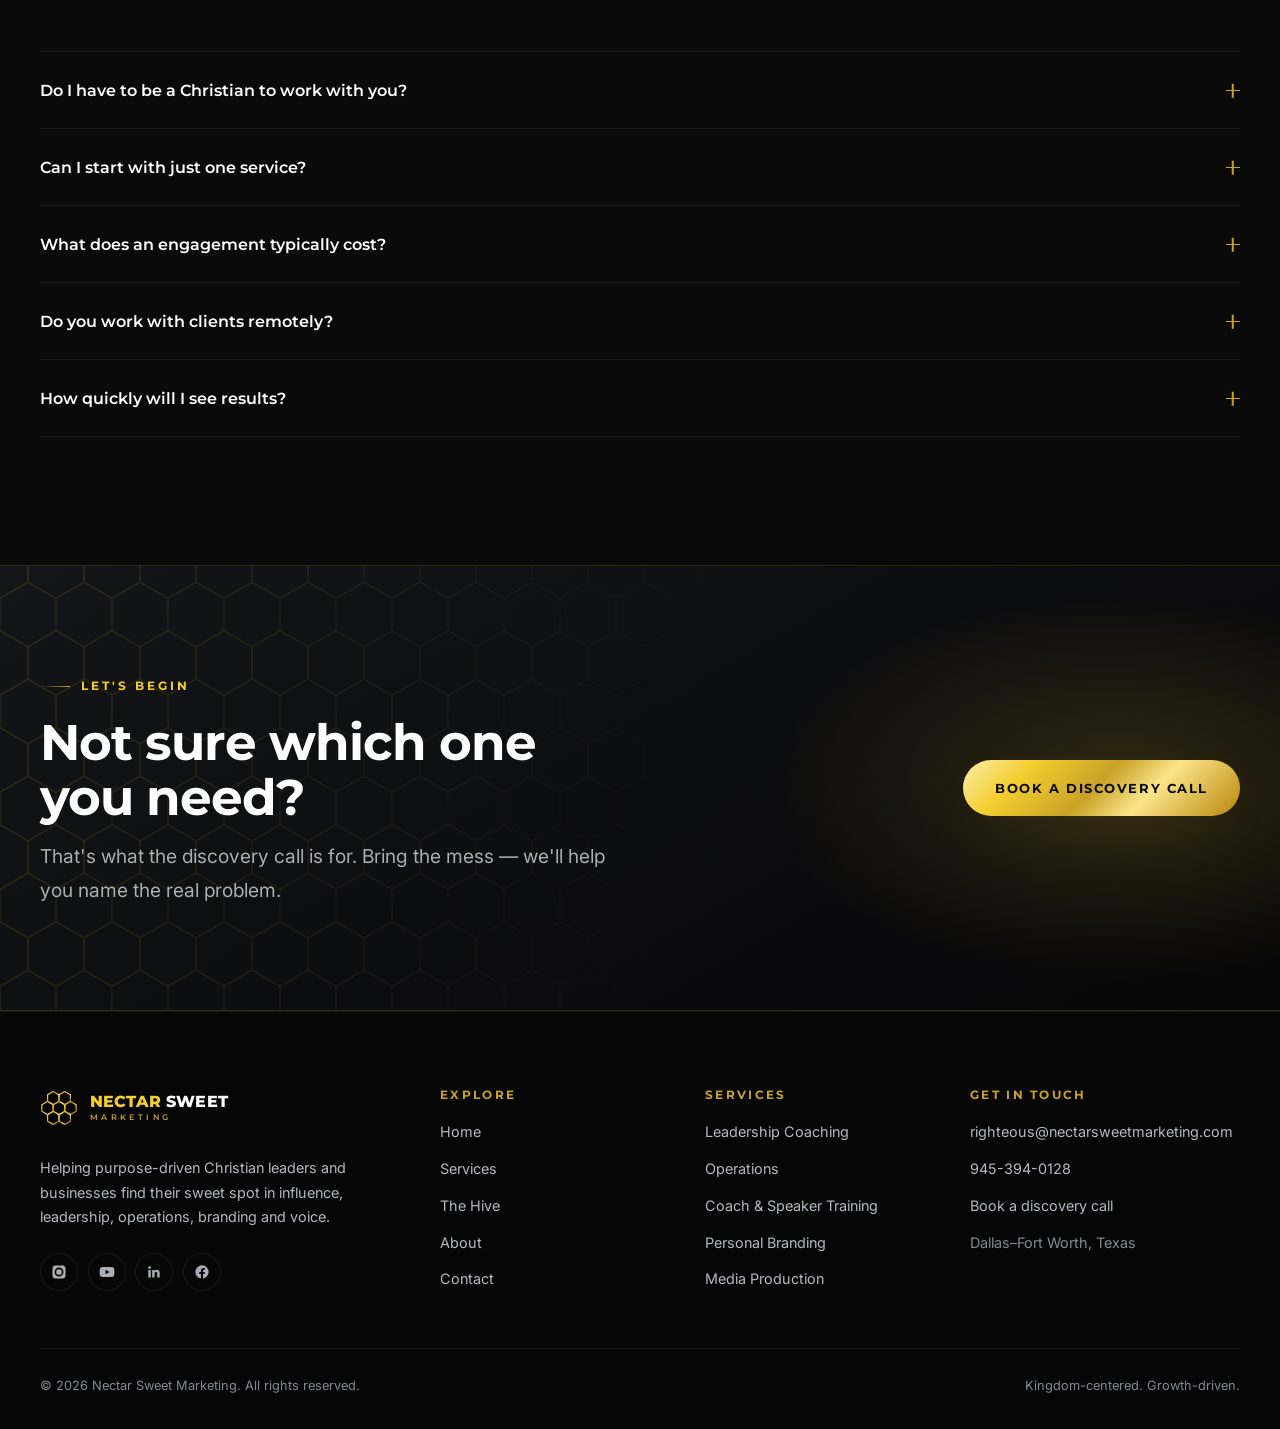
<file: docs/services.html>
<!DOCTYPE html>
<html lang="en">
<head>
<meta charset="utf-8">
<meta name="viewport" content="width=device-width, initial-scale=1">
<title>Services | Nectar Sweet Marketing</title>
<meta name="description" content="Leadership coaching, operations optimization, coach and speaker training, personal brand development, and Christ-centered media production for purpose-driven leaders.">
<meta name="theme-color" content="#0A0A0B">
<link rel="canonical" href="https://nectarsweetmarketing.com/services.html">
<meta property="og:type" content="website">
<meta property="og:title" content="Services | Nectar Sweet Marketing">
<meta property="og:description" content="Coaching, operations, branding, training and media — built together on one plan.">
<link rel="icon" href="assets/img/favicon.svg" type="image/svg+xml">
<link rel="preconnect" href="https://fonts.googleapis.com">
<link rel="preconnect" href="https://fonts.gstatic.com" crossorigin>
<link href="https://fonts.googleapis.com/css2?family=Inter:wght@300;400;500;600&family=Montserrat:ital,wght@0,500;0,600;0,700;0,800;1,500&display=swap" rel="stylesheet">
<link rel="stylesheet" href="assets/css/style.css">
</head>
<body>
<a class="skip-link" href="#main">Skip to content</a>

<header class="site-header">
  <div class="container">
    <a class="logo" href="index.html" aria-label="Nectar Sweet Marketing — home">
      <img class="logo__mark" src="assets/img/mark.svg" alt="" width="38" height="38">
      <span class="logo__type">
        <span class="logo__name"><span>Nectar</span> Sweet</span>
        <span class="logo__sub">Marketing</span>
      </span>
    </a>
    <button class="nav-toggle" aria-expanded="false" aria-controls="primary-nav" aria-label="Menu">
      <span></span><span></span><span></span>
    </button>
    <nav class="nav" id="primary-nav" aria-label="Primary">
      <ul class="nav__list">
        <li><a class="nav__link" href="index.html">Home</a></li>
        <li><a class="nav__link" href="services.html" aria-current="page">Services</a></li>
        <li><a class="nav__link" href="platform.html">The Hive</a></li>
        <li><a class="nav__link" href="about.html">About</a></li>
        <li><a class="nav__link" href="contact.html">Contact</a></li>
      </ul>
      <a class="btn btn--gold btn--sm" href="contact.html">Book a Call</a>
    </nav>
  </div>
</header>

<main id="main">

  <section class="page-hero">
    <div class="container">
      <div class="page-hero__inner">
        <p class="crumb"><a href="index.html">Home</a> / <span>Services</span></p>
        <h1>Everything your calling needs to <span class="gold-text">go the distance</span></h1>
        <p class="lead">
          Five practices, one plan. Take a single engagement or combine them —
          most leaders find the compounding is the point.
        </p>
      </div>
    </div>
  </section>

  <section class="section">
    <div class="container">

      <!-- 01 -->
      <article class="service reveal" id="coaching">
        <div class="service__num" aria-hidden="true">01</div>
        <div class="service__body">
          <h3>Leadership Coaching</h3>
          <p class="lead">
            Personal and professional development for leaders carrying more than they
            were trained for.
          </p>
          <p class="mt-1">
            We work one-to-one and in small groups on the things that quietly decide
            whether a platform lasts: clarity of calling, decision-making under
            pressure, boundaries, discipline, communication, and the inner life that
            has to hold up a public one. This is not motivational — it is structured,
            honest, and measured against goals you set out loud.
          </p>
          <ul class="ticks mt-2">
            <li><span>Calling and vision clarity — naming what you are actually here to do</span></li>
            <li><span>Executive habits: priorities, calendar, energy and decision-making</span></li>
            <li><span>Team leadership, delegation and hard conversations</span></li>
            <li><span>Character, accountability and sustainable pace</span></li>
          </ul>
          <div class="service__tags">
            <span class="tag">1:1 Coaching</span>
            <span class="tag">Group Cohorts</span>
            <span class="tag">Quarterly Goals</span>
          </div>
        </div>
      </article>

      <!-- 02 -->
      <article class="service reveal" id="operations">
        <div class="service__num" aria-hidden="true">02</div>
        <div class="service__body">
          <h3>Operations Analysis &amp; Optimization</h3>
          <p class="lead">
            We map how your business and your week actually run — then rebuild them
            around what matters.
          </p>
          <p class="mt-1">
            Growth exposes every weak system. We audit your workflows, tools, handoffs
            and personal rhythms, find where time, money and momentum are leaking, and
            put simple, durable processes in their place. The goal is a business that
            runs without needing you in every room, and a life that doesn't get
            eaten by it.
          </p>
          <ul class="ticks mt-2">
            <li><span>End-to-end operations audit of business and personal workflows</span></li>
            <li><span>Client journey mapping — from first inquiry to renewal</span></li>
            <li><span>Tooling and automation setup inside The Hive</span></li>
            <li><span>Documented processes your team can actually follow</span></li>
          </ul>
          <div class="service__tags">
            <span class="tag">Systems Audit</span>
            <span class="tag">Automation</span>
            <span class="tag">SOPs</span>
          </div>
        </div>
      </article>

      <!-- 03 -->
      <article class="service reveal" id="training">
        <div class="service__num" aria-hidden="true">03</div>
        <div class="service__body">
          <h3>Coach &amp; Speaker Training</h3>
          <p class="lead">
            For aspiring coaches, influencers and thought leaders learning how to coach
            with skill and speak with authority.
          </p>
          <p class="mt-1">
            Having something to say is not the same as knowing how to say it. We train
            the craft: how to structure a talk, hold a room, ask the question that
            unlocks someone, design an offer people say yes to, and build a practice
            that supports you. You'll leave with a repeatable framework — and reps.
          </p>
          <ul class="ticks mt-2">
            <li><span>Coaching methodology, ethics and session structure</span></li>
            <li><span>Speaking: message architecture, delivery, stage presence, storytelling</span></li>
            <li><span>Offer design, pricing and enrollment conversations</span></li>
            <li><span>Live practice with direct feedback and recorded review</span></li>
          </ul>
          <div class="service__tags">
            <span class="tag">Certification Track</span>
            <span class="tag">Live Practice</span>
            <span class="tag">Feedback Reviews</span>
          </div>
        </div>
      </article>

      <!-- 04 -->
      <article class="service reveal" id="branding">
        <div class="service__num" aria-hidden="true">04</div>
        <div class="service__body">
          <h3>Personal Brand Development</h3>
          <p class="lead">
            Assess, develop, build and market a brand that carries your name well.
          </p>
          <p class="mt-1">
            Your brand is the promise people remember when you're not in the room.
            We start with an honest assessment of how you're currently perceived,
            define the positioning and message that fits who you actually are, build
            the identity and assets around it, then put a marketing plan behind it so
            the right people find you.
          </p>
          <ul class="ticks mt-2">
            <li><span>Brand assessment and competitive positioning</span></li>
            <li><span>Messaging: core narrative, bio, signature talking points</span></li>
            <li><span>Visual identity direction — logo, palette, type, photography</span></li>
            <li><span>Launch and marketing plan across web, social and email</span></li>
          </ul>
          <div class="service__tags">
            <span class="tag">Positioning</span>
            <span class="tag">Identity</span>
            <span class="tag">Go-to-Market</span>
          </div>
        </div>
      </article>

      <!-- 05 -->
      <article class="service reveal" id="media">
        <div class="service__num" aria-hidden="true">05</div>
        <div class="service__body">
          <h3>Media Production &amp; Distribution</h3>
          <p class="lead">
            We create, capture and distribute Christ-centered, growth-driven,
            genuinely positive media.
          </p>
          <p class="mt-1">
            From concept through publishing: we plan the content, run the shoot, cut
            it well, and get it in front of an audience that grows. Excellence matters
            here — Kingdom media should not look like an afterthought. Everything is
            built to be repurposed, so one production day feeds weeks of presence.
          </p>
          <ul class="ticks mt-2">
            <li><span>Content strategy and editorial calendars</span></li>
            <li><span>Video and photo production — interviews, sermons, brand films, short-form</span></li>
            <li><span>Editing, motion graphics and post-production</span></li>
            <li><span>Distribution, publishing and audience growth across platforms</span></li>
          </ul>
          <div class="service__tags">
            <span class="tag">Video</span>
            <span class="tag">Photography</span>
            <span class="tag">Short-Form</span>
            <span class="tag">Distribution</span>
          </div>
        </div>
      </article>

    </div>
  </section>

  <!-- Engagement models -->
  <section class="section section--alt">
    <div class="container">
      <div class="section-head centered reveal">
        <p class="eyebrow centered">Ways to Work Together</p>
        <h2>Pick the depth that <span class="gold-text">fits the season</span></h2>
        <p class="lead">
          Every engagement includes access to The Hive, our client platform.
        </p>
      </div>

      <div class="grid grid-3">
        <article class="card reveal">
          <div class="hex" aria-hidden="true"><svg viewBox="0 0 24 24"><path d="M12 15a4 4 0 1 0 0-8 4 4 0 0 0 0 8Z"/><path d="M12 2v3M12 19v3M4.9 4.9l2.1 2.1M17 17l2.1 2.1M2 12h3M19 12h3M4.9 19.1 7 17M17 7l2.1-2.1"/></svg></div>
          <h3>The Clarity Session</h3>
          <p>A focused one-off intensive. We diagnose where you're stuck across leadership, operations, brand and media, and you leave with a written plan you can act on with or without us.</p>
          <div class="card__foot"><a class="link-gold" href="contact.html">Enquire
            <svg width="14" height="10" viewBox="0 0 14 10" fill="none" aria-hidden="true"><path d="M1 5h11M8.5 1.5 12 5l-3.5 3.5" stroke="currentColor" stroke-width="1.5" stroke-linecap="round" stroke-linejoin="round"/></svg></a></div>
        </article>

        <article class="card reveal" data-delay="1">
          <div class="hex" aria-hidden="true"><svg viewBox="0 0 24 24"><path d="M12 2 3 7v10l9 5 9-5V7z"/><path d="M12 12v10M3 7l9 5 9-5"/></svg></div>
          <h3>Ongoing Partnership</h3>
          <p>Month-to-month coaching plus execution. Regular sessions, systems built alongside you, brand and content produced on a cadence — the full sweet spot, worked continuously.</p>
          <div class="card__foot"><a class="link-gold" href="contact.html">Enquire
            <svg width="14" height="10" viewBox="0 0 14 10" fill="none" aria-hidden="true"><path d="M1 5h11M8.5 1.5 12 5l-3.5 3.5" stroke="currentColor" stroke-width="1.5" stroke-linecap="round" stroke-linejoin="round"/></svg></a></div>
        </article>

        <article class="card reveal" data-delay="2">
          <div class="hex" aria-hidden="true"><svg viewBox="0 0 24 24"><path d="M16 21v-2a4 4 0 0 0-4-4H6a4 4 0 0 0-4 4v2"/><circle cx="9" cy="7" r="4"/><path d="M22 21v-2a4 4 0 0 0-3-3.87M16 3.13a4 4 0 0 1 0 7.75"/></svg></div>
          <h3>Team &amp; Organization</h3>
          <p>For churches, ministries and businesses. Leadership development for your team, operational redesign, and a media function that finally runs on rails.</p>
          <div class="card__foot"><a class="link-gold" href="contact.html">Enquire
            <svg width="14" height="10" viewBox="0 0 14 10" fill="none" aria-hidden="true"><path d="M1 5h11M8.5 1.5 12 5l-3.5 3.5" stroke="currentColor" stroke-width="1.5" stroke-linecap="round" stroke-linejoin="round"/></svg></a></div>
        </article>
      </div>
    </div>
  </section>

  <!-- FAQ -->
  <section class="section">
    <div class="container">
      <div class="section-head reveal">
        <p class="eyebrow">Questions</p>
        <h2>Before you reach out</h2>
      </div>

      <div class="faq reveal">
        <div class="faq__item">
          <button class="faq__q" aria-expanded="false">Do I have to be a Christian to work with you?<i aria-hidden="true"></i></button>
          <div class="faq__a"><div><p>No. Our work is Christ-centered and that shapes how we operate and the media we make, but we serve leaders and businesses who want excellent coaching, systems and content regardless of where they are on their own journey.</p></div></div>
        </div>
        <div class="faq__item">
          <button class="faq__q" aria-expanded="false">Can I start with just one service?<i aria-hidden="true"></i></button>
          <div class="faq__a"><div><p>Yes. Plenty of clients start with coaching alone, or with a media project, and expand from there. The Clarity Session is the usual doorway — it tells us both whether there's more to do.</p></div></div>
        </div>
        <div class="faq__item">
          <button class="faq__q" aria-expanded="false">What does an engagement typically cost?<i aria-hidden="true"></i></button>
          <div class="faq__a"><div><p>Pricing depends on scope, and we'd rather quote honestly than post a number that fits nobody. Bring us what you're trying to build on a discovery call and you'll leave with a clear figure.</p></div></div>
        </div>
        <div class="faq__item">
          <button class="faq__q" aria-expanded="false">Do you work with clients remotely?<i aria-hidden="true"></i></button>
          <div class="faq__a"><div><p>Yes. Coaching, training and operations work all run through The Hive's virtual meeting space, so location is rarely a constraint. Production work is scheduled on location.</p></div></div>
        </div>
        <div class="faq__item">
          <button class="faq__q" aria-expanded="false">How quickly will I see results?<i aria-hidden="true"></i></button>
          <div class="faq__a"><div><p>Operational fixes often show up within weeks. Brand and audience growth is a longer arc — expect meaningful movement over a season, not a fortnight. We set milestones early so progress is visible either way.</p></div></div>
        </div>
      </div>
    </div>
  </section>

  <section class="cta">
    <div class="container">
      <div class="cta__inner">
        <div class="reveal">
          <p class="eyebrow">Let's Begin</p>
          <h2>Not sure which one you need?</h2>
          <p class="lead mt-1">That's what the discovery call is for. Bring the mess — we'll help you name the real problem.</p>
        </div>
        <div class="btn-row reveal" data-delay="1" style="justify-content:flex-end">
          <a class="btn btn--gold" href="contact.html">Book a Discovery Call</a>
        </div>
      </div>
    </div>
  </section>

</main>

<footer class="site-footer">
  <div class="container">
    <div class="footer__grid footer">
      <div class="footer__about">
        <a class="logo" href="index.html" aria-label="Nectar Sweet Marketing — home">
          <img class="logo__mark" src="assets/img/mark.svg" alt="" width="38" height="38">
          <span class="logo__type">
            <span class="logo__name"><span>Nectar</span> Sweet</span>
            <span class="logo__sub">Marketing</span>
          </span>
        </a>
        <p>Helping purpose-driven Christian leaders and businesses find their sweet spot in influence, leadership, operations, branding and voice.</p>
        <div class="socials">
          <a href="#" aria-label="Instagram"><svg viewBox="0 0 24 24"><path d="M12 2.2c3.2 0 3.6 0 4.9.07 1.2.05 1.8.25 2.2.42.6.22 1 .48 1.4.9.4.4.7.8.9 1.4.2.4.4 1 .4 2.2.1 1.3.1 1.7.1 4.9s0 3.6-.1 4.9c0 1.2-.2 1.8-.4 2.2-.2.6-.5 1-.9 1.4-.4.4-.8.7-1.4.9-.4.2-1 .4-2.2.4-1.3.1-1.7.1-4.9.1s-3.6 0-4.9-.1c-1.2 0-1.8-.2-2.2-.4-.6-.2-1-.5-1.4-.9-.4-.4-.7-.8-.9-1.4-.2-.4-.4-1-.4-2.2C2.2 15.6 2.2 15.2 2.2 12s0-3.6.1-4.9c0-1.2.2-1.8.4-2.2.2-.6.5-1 .9-1.4.4-.4.8-.7 1.4-.9.4-.2 1-.4 2.2-.4C8.4 2.2 8.8 2.2 12 2.2Zm0 3.1A6.7 6.7 0 1 0 18.7 12 6.7 6.7 0 0 0 12 5.3Zm0 11A4.3 4.3 0 1 1 16.3 12 4.3 4.3 0 0 1 12 16.3Zm6.9-11.3a1.6 1.6 0 1 1-1.6-1.6 1.6 1.6 0 0 1 1.6 1.6Z"/></svg></a>
          <a href="#" aria-label="YouTube"><svg viewBox="0 0 24 24"><path d="M23 12s0-3.5-.4-5.2a2.7 2.7 0 0 0-1.9-1.9C19 4.5 12 4.5 12 4.5s-7 0-8.7.4a2.7 2.7 0 0 0-1.9 1.9C1 8.5 1 12 1 12s0 3.5.4 5.2a2.7 2.7 0 0 0 1.9 1.9c1.7.4 8.7.4 8.7.4s7 0 8.7-.4a2.7 2.7 0 0 0 1.9-1.9C23 15.5 23 12 23 12ZM9.8 15.4V8.6l5.9 3.4Z"/></svg></a>
          <a href="#" aria-label="LinkedIn"><svg viewBox="0 0 24 24"><path d="M20.4 20.4h-3.6v-5.6c0-1.3 0-3-1.9-3s-2.1 1.4-2.1 2.9v5.7H9.3V9h3.4v1.6h.1a3.8 3.8 0 0 1 3.4-1.9c3.6 0 4.3 2.4 4.3 5.5ZM5.3 7.4a2.1 2.1 0 1 1 2.1-2.1 2.1 2.1 0 0 1-2.1 2.1ZM7.1 20.4H3.5V9h3.6Z"/></svg></a>
          <a href="#" aria-label="Facebook"><svg viewBox="0 0 24 24"><path d="M22 12a10 10 0 1 0-11.6 9.9v-7H7.9V12h2.5V9.8c0-2.5 1.5-3.9 3.8-3.9a15 15 0 0 1 2.2.2v2.5h-1.3c-1.2 0-1.6.8-1.6 1.6V12h2.8l-.5 2.9h-2.3v7A10 10 0 0 0 22 12Z"/></svg></a>
        </div>
      </div>
      <div>
        <h4>Explore</h4>
        <div class="footer__links">
          <a href="index.html">Home</a>
          <a href="services.html">Services</a>
          <a href="platform.html">The Hive</a>
          <a href="about.html">About</a>
          <a href="contact.html">Contact</a>
        </div>
      </div>
      <div>
        <h4>Services</h4>
        <div class="footer__links">
          <a href="services.html#coaching">Leadership Coaching</a>
          <a href="services.html#operations">Operations</a>
          <a href="services.html#training">Coach &amp; Speaker Training</a>
          <a href="services.html#branding">Personal Branding</a>
          <a href="services.html#media">Media Production</a>
        </div>
      </div>
      <div>
        <h4>Get in Touch</h4>
        <div class="footer__links">
          <a href="mailto:righteous@nectarsweetmarketing.com">righteous@nectarsweetmarketing.com</a>
          <a href="tel:+19453940128">945-394-0128</a>
          <a href="contact.html">Book a discovery call</a>
          <span class="footer__place">Dallas&ndash;Fort Worth, Texas</span>
        </div>
      </div>
    </div>
    <div class="footer__bar">
      <p>&copy; <span data-year>2026</span> Nectar Sweet Marketing. All rights reserved.</p>
      <p>Kingdom-centered. Growth-driven.</p>
    </div>
  </div>
</footer>

<script src="assets/js/main.js"></script>
</body>
</html>
</file>
<file: docs/assets/css/style.css>
/* =====================================================================
   Nectar Sweet Marketing — brand stylesheet
   Palette: gold / chrome / silver / white / black. Honeycomb accents.
   ===================================================================== */

/* ---------- Tokens ---------- */
:root {
  /* Gold */
  --gold-deep:   #7A5C0C;
  --gold-rich:   #B8860B;
  --gold:        #C9A227;
  --gold-bright: #F3CE2E;
  --gold-light:  #FFE894;
  --gold-pale:   #FFF6D8;

  /* Chrome / silver */
  --chrome-dark: #6E7176;
  --chrome:      #A9AEB5;
  --chrome-light:#D8DCE1;
  --silver:      #F1F3F5;

  /* Ink */
  --ink-950: #060607;
  --ink-900: #0A0A0B;
  --ink-850: #0F1012;
  --ink-800: #141518;
  --ink-700: #1B1D21;
  --ink-600: #24262B;

  --white: #FFFFFF;
  --body:  #B6B9BF;
  --muted: #85898F;

  /* Gradients */
  --grad-gold: linear-gradient(135deg, #FFEFB0 0%, #F3CE2E 22%, #C9A227 48%, #FCE58A 66%, #B8860B 100%);
  --grad-gold-soft: linear-gradient(135deg, #F3CE2E 0%, #C9A227 100%);
  --grad-chrome: linear-gradient(135deg, #FFFFFF 0%, #D8DCE1 38%, #8E9298 62%, #F1F3F5 100%);

  /* Structure */
  --radius: 16px;
  --radius-lg: 24px;
  --hairline: rgba(201, 162, 39, 0.18);
  --hairline-soft: rgba(255, 255, 255, 0.07);
  --shadow: 0 24px 60px -20px rgba(0, 0, 0, 0.85);
  --shadow-gold: 0 20px 60px -24px rgba(201, 162, 39, 0.45);

  --container: 1200px;
  --nav-h: 78px;
  --ease: cubic-bezier(0.22, 1, 0.36, 1);

  /* Seamless honeycomb tile — pointy-top hex lattice.
     Tile is one lattice cell: w = √3·s, h = 3·s (s = 20). Hexes are drawn at
     every lattice point touching the tile so edges knit together on repeat. */
  --honeycomb: url("data:image/svg+xml,%3Csvg xmlns='http://www.w3.org/2000/svg' width='34.64' height='60' viewBox='0 0 34.64 60'%3E%3Cdefs%3E%3Cpath id='h' d='M0 -20L-17.32 -10L-17.32 10L0 20L17.32 10L17.32 -10Z'/%3E%3C/defs%3E%3Cg fill='none' stroke='%23C9A227' stroke-width='0.8'%3E%3Cuse href='%23h' x='0' y='0'/%3E%3Cuse href='%23h' x='34.64' y='0'/%3E%3Cuse href='%23h' x='17.32' y='30'/%3E%3Cuse href='%23h' x='0' y='60'/%3E%3Cuse href='%23h' x='34.64' y='60'/%3E%3C/g%3E%3C/svg%3E");
}

/* ---------- Reset ---------- */
*, *::before, *::after { box-sizing: border-box; }
html { -webkit-text-size-adjust: 100%; scroll-behavior: smooth; }
body, h1, h2, h3, h4, p, ul, ol, figure, blockquote, dl, dd { margin: 0; }
ul[class], ol[class] { list-style: none; padding: 0; }
img, svg, picture { max-width: 100%; display: block; }
input, button, textarea, select { font: inherit; color: inherit; }
button { background: none; border: 0; cursor: pointer; }
a { color: inherit; text-decoration: none; }

body {
  font-family: 'Inter', system-ui, -apple-system, 'Segoe UI', sans-serif;
  background: var(--ink-900);
  color: var(--body);
  font-size: 1rem;
  line-height: 1.72;
  -webkit-font-smoothing: antialiased;
  overflow-x: hidden;
}

/* Subtle film grain over the whole page — adds the premium print feel */
body::after {
  content: '';
  position: fixed; inset: 0;
  pointer-events: none; z-index: 9999;
  opacity: 0.32; mix-blend-mode: overlay;
  background-image: url("data:image/svg+xml,%3Csvg xmlns='http://www.w3.org/2000/svg' width='200' height='200'%3E%3Cfilter id='n'%3E%3CfeTurbulence type='fractalNoise' baseFrequency='0.85' numOctaves='3'/%3E%3C/filter%3E%3Crect width='200' height='200' filter='url(%23n)' opacity='0.5'/%3E%3C/svg%3E");
}

::selection { background: var(--gold-bright); color: var(--ink-900); }

/* ---------- Typography ---------- */
h1, h2, h3, h4, .display {
  font-family: 'Montserrat', system-ui, sans-serif;
  color: var(--white);
  font-weight: 700;
  line-height: 1.1;
  letter-spacing: -0.02em;
}

h1, .h1 { font-size: clamp(2.5rem, 5.4vw, 4.1rem); font-weight: 800; }
h2, .h2 { font-size: clamp(2rem, 4.2vw, 3.1rem); }
h3, .h3 { font-size: clamp(1.2rem, 2vw, 1.45rem); letter-spacing: -0.01em; }

p { text-wrap: pretty; }
.lead { font-size: clamp(1.05rem, 1.5vw, 1.22rem); color: var(--chrome); line-height: 1.75; }
strong { color: var(--white); font-weight: 600; }

.gold-text {
  background: var(--grad-gold);
  -webkit-background-clip: text; background-clip: text;
  -webkit-text-fill-color: transparent; color: transparent;
}
.chrome-text {
  background: var(--grad-chrome);
  -webkit-background-clip: text; background-clip: text;
  -webkit-text-fill-color: transparent; color: transparent;
}

/* Eyebrow label */
.eyebrow {
  display: inline-flex; align-items: center; gap: 0.7rem;
  font-family: 'Montserrat', sans-serif;
  font-size: 0.72rem; font-weight: 700;
  letter-spacing: 0.26em; text-transform: uppercase;
  color: var(--gold-bright);
  margin-bottom: 1.15rem;
}
.eyebrow::before {
  content: ''; width: 30px; height: 1px;
  background: linear-gradient(90deg, transparent, var(--gold));
}
.eyebrow.centered { justify-content: center; }
.eyebrow.centered::after {
  content: ''; width: 30px; height: 1px;
  background: linear-gradient(270deg, transparent, var(--gold));
}

/* ---------- Layout ---------- */
.container { width: min(100% - 2.5rem, var(--container)); margin-inline: auto; }
.section { padding: clamp(5rem, 10vw, 8.5rem) 0; position: relative; }
.section--tight { padding: clamp(3.5rem, 7vw, 5.5rem) 0; }
.section--alt { background: var(--ink-850); }
.section-head { max-width: 660px; margin-bottom: clamp(2.75rem, 5vw, 4rem); }
.section-head.centered { margin-inline: auto; text-align: center; }
.section-head p { margin-top: 1.15rem; }

.grid { display: grid; gap: 1.5rem; }
.grid-2 { grid-template-columns: repeat(auto-fit, minmax(320px, 1fr)); }
.grid-3 { grid-template-columns: repeat(auto-fit, minmax(300px, 1fr)); }
.grid-4 { grid-template-columns: repeat(auto-fit, minmax(230px, 1fr)); }

/* Hairline divider with a honeycomb node in the middle */
.divider { height: 1px; background: linear-gradient(90deg, transparent, var(--hairline), transparent); }

/* ---------- Buttons ---------- */
.btn {
  --btn-fg: var(--ink-900);
  display: inline-flex; align-items: center; justify-content: center; gap: 0.6rem;
  font-family: 'Montserrat', sans-serif;
  font-size: 0.82rem; font-weight: 700;
  letter-spacing: 0.12em; text-transform: uppercase;
  padding: 1.05rem 2rem;
  border-radius: 100px;
  position: relative; isolation: isolate;
  transition: transform 0.35s var(--ease), box-shadow 0.35s var(--ease), color 0.3s;
  will-change: transform;
}
.btn:hover { transform: translateY(-2px); }
.btn:focus-visible { outline: 2px solid var(--gold-bright); outline-offset: 3px; }

.btn--gold { color: var(--btn-fg); background: var(--grad-gold); box-shadow: var(--shadow-gold); }
.btn--gold:hover { box-shadow: 0 24px 64px -18px rgba(243, 206, 46, 0.6); }

.btn--ghost {
  color: var(--white);
  border: 1px solid rgba(255, 255, 255, 0.22);
  background: rgba(255, 255, 255, 0.03);
  backdrop-filter: blur(6px);
}
.btn--ghost:hover { border-color: var(--gold); color: var(--gold-light); background: rgba(201, 162, 39, 0.08); }

.btn--sm { padding: 0.8rem 1.5rem; font-size: 0.74rem; }
.btn-row { display: flex; flex-wrap: wrap; gap: 0.9rem; }

/* Text link with sliding gold underline */
.link-gold {
  display: inline-flex; align-items: center; gap: 0.5rem;
  font-family: 'Montserrat', sans-serif;
  font-size: 0.78rem; font-weight: 700;
  letter-spacing: 0.14em; text-transform: uppercase;
  color: var(--gold-bright);
  padding-bottom: 3px;
  background-image: linear-gradient(var(--gold), var(--gold));
  background-size: 0% 1px; background-position: 0 100%; background-repeat: no-repeat;
  transition: background-size 0.45s var(--ease);
}
.link-gold:hover { background-size: 100% 1px; }
.link-gold svg { transition: transform 0.35s var(--ease); }
.link-gold:hover svg { transform: translateX(4px); }

/* ---------- Header ---------- */
.site-header {
  position: fixed; inset: 0 0 auto 0; z-index: 100;
  height: var(--nav-h);
  display: flex; align-items: center;
  transition: background 0.4s var(--ease), border-color 0.4s, backdrop-filter 0.4s;
  border-bottom: 1px solid transparent;
}
.site-header.is-scrolled {
  background: rgba(10, 10, 11, 0.82);
  backdrop-filter: blur(18px) saturate(140%);
  border-bottom-color: var(--hairline);
}
.site-header .container { display: flex; align-items: center; justify-content: space-between; gap: 1.5rem; }

/* Logo lockup */
.logo { display: inline-flex; align-items: center; gap: 0.75rem; }
.logo__mark { width: 38px; height: 38px; flex: none; transition: transform 0.6s var(--ease); }
.logo:hover .logo__mark { transform: rotate(30deg); }
.logo__type { display: flex; flex-direction: column; line-height: 1; }
.logo__name {
  font-family: 'Montserrat', sans-serif;
  font-size: 0.98rem; font-weight: 800;
  letter-spacing: 0.01em; text-transform: uppercase;
  color: var(--white);
  white-space: nowrap;
}
.logo__name span { color: var(--gold-bright); }
.logo__sub {
  font-family: 'Montserrat', sans-serif;
  font-size: 0.5rem; font-weight: 600;
  letter-spacing: 0.42em; text-transform: uppercase;
  color: var(--gold);
  margin-top: 4px;
}

/* Nav */
.nav { display: flex; align-items: center; gap: 2rem; }
.nav__list { display: flex; align-items: center; gap: 2rem; }
.nav__link {
  font-size: 0.86rem; font-weight: 500;
  color: var(--chrome);
  position: relative; padding: 0.35rem 0;
  transition: color 0.3s;
}
.nav__link::after {
  content: ''; position: absolute; left: 0; bottom: 0;
  width: 100%; height: 1px;
  background: var(--grad-gold-soft);
  transform: scaleX(0); transform-origin: right;
  transition: transform 0.45s var(--ease);
}
.nav__link:hover, .nav__link[aria-current='page'] { color: var(--white); }
.nav__link:hover::after, .nav__link[aria-current='page']::after { transform: scaleX(1); transform-origin: left; }

.nav-toggle { display: none; width: 44px; height: 44px; margin-right: -10px; position: relative; z-index: 2; }
.nav-toggle span {
  display: block; width: 24px; height: 1.5px; margin: 5px auto;
  background: var(--white); border-radius: 2px;
  transition: transform 0.4s var(--ease), opacity 0.25s;
}
.nav-toggle[aria-expanded='true'] span:nth-child(1) { transform: translateY(6.5px) rotate(45deg); }
.nav-toggle[aria-expanded='true'] span:nth-child(2) { opacity: 0; }
.nav-toggle[aria-expanded='true'] span:nth-child(3) { transform: translateY(-6.5px) rotate(-45deg); }

/* ---------- Hero ---------- */
.hero {
  position: relative;
  min-height: min(100svh, 900px);
  display: flex; align-items: center;
  padding: calc(var(--nav-h) + 4rem) 0 5rem;
  overflow: hidden;
  background: var(--ink-950);
}
.hero__bg { position: absolute; inset: 0; z-index: 0; }
/* honeycomb field */
.hero__bg::before {
  content: ''; position: absolute; inset: -10%;
  background-image: var(--honeycomb);
  background-size: 56px 97px;
  opacity: 0.16;
  mask-image: radial-gradient(ellipse 80% 70% at 62% 42%, #000 0%, transparent 72%);
  -webkit-mask-image: radial-gradient(ellipse 80% 70% at 62% 42%, #000 0%, transparent 72%);
}
/* warm honey glow */
.hero__bg::after {
  content: ''; position: absolute; inset: 0;
  background:
    radial-gradient(ellipse 55% 60% at 72% 30%, rgba(201, 162, 39, 0.20) 0%, transparent 62%),
    radial-gradient(ellipse 45% 50% at 12% 78%, rgba(184, 134, 11, 0.12) 0%, transparent 60%),
    linear-gradient(180deg, transparent 55%, var(--ink-900) 100%);
}
.hero .container { position: relative; z-index: 1; }
.hero__inner { max-width: 950px; }
.hero h1 { margin-bottom: 1.6rem; }
.hero h1 em { font-style: normal; display: inline-block; }
.hero .lead { max-width: 620px; margin-bottom: 2.4rem; }
.hero .btn-row { margin-bottom: 3.4rem; }

/* Trust strip under hero CTAs */
.hero__strip {
  display: flex; flex-wrap: wrap; gap: 0.6rem 2.4rem;
  padding-top: 2rem;
  border-top: 1px solid var(--hairline-soft);
  max-width: 780px;
}
.hero__strip li {
  display: flex; align-items: center; gap: 0.6rem;
  font-family: 'Montserrat', sans-serif;
  font-size: 0.7rem; font-weight: 600;
  letter-spacing: 0.16em; text-transform: uppercase;
  color: var(--muted);
}
.hero__strip li::before {
  content: ''; width: 9px; height: 10px; flex: none;
  background: var(--grad-gold-soft);
  clip-path: polygon(50% 0%, 100% 25%, 100% 75%, 50% 100%, 0% 75%, 0% 25%);
}

/* Scroll cue */
.scroll-cue {
  position: absolute; left: 50%; bottom: 2rem; z-index: 1;
  transform: translateX(-50%);
  display: flex; flex-direction: column; align-items: center; gap: 0.6rem;
  font-family: 'Montserrat', sans-serif;
  font-size: 0.6rem; font-weight: 600; letter-spacing: 0.3em; text-transform: uppercase;
  color: var(--muted);
}
.scroll-cue i {
  display: block; width: 1px; height: 42px;
  background: linear-gradient(180deg, var(--gold), transparent);
  animation: cue 2.4s var(--ease) infinite;
}
@keyframes cue { 0%, 100% { opacity: 0.2; transform: scaleY(0.5); transform-origin: top; } 50% { opacity: 1; transform: scaleY(1); } }

/* Page hero (inner pages) */
.page-hero {
  position: relative; overflow: hidden;
  padding: calc(var(--nav-h) + 5.5rem) 0 clamp(3.5rem, 7vw, 5.5rem);
  background: var(--ink-950);
  border-bottom: 1px solid var(--hairline);
}
.page-hero::before {
  content: ''; position: absolute; inset: 0;
  background-image: var(--honeycomb); background-size: 56px 97px;
  opacity: 0.13;
  mask-image: radial-gradient(ellipse 70% 100% at 80% 0%, #000, transparent 70%);
  -webkit-mask-image: radial-gradient(ellipse 70% 100% at 80% 0%, #000, transparent 70%);
}
.page-hero::after {
  content: ''; position: absolute; inset: 0;
  background: radial-gradient(ellipse 50% 80% at 78% 10%, rgba(201, 162, 39, 0.16), transparent 65%);
}
.page-hero .container { position: relative; z-index: 1; }
.page-hero__inner { max-width: 760px; }
.page-hero p { margin-top: 1.3rem; }

/* Breadcrumb */
.crumb {
  display: flex; gap: 0.6rem; align-items: center;
  font-size: 0.74rem; letter-spacing: 0.14em; text-transform: uppercase;
  font-family: 'Montserrat', sans-serif; font-weight: 600;
  color: var(--muted); margin-bottom: 1.4rem;
}
.crumb a:hover { color: var(--gold-bright); }
.crumb span { color: var(--gold); }

/* ---------- Cards ---------- */
.card {
  position: relative;
  padding: 2.1rem 1.9rem;
  border-radius: var(--radius);
  background: linear-gradient(160deg, rgba(255, 255, 255, 0.045), rgba(255, 255, 255, 0.012));
  border: 1px solid var(--hairline-soft);
  overflow: hidden;
  transition: transform 0.5s var(--ease), border-color 0.5s, background 0.5s;
}
/* gold sheen that sweeps on hover */
.card::before {
  content: ''; position: absolute; inset: 0;
  background: radial-gradient(circle 300px at var(--mx, 50%) var(--my, 0%), rgba(201, 162, 39, 0.14), transparent 70%);
  opacity: 0; transition: opacity 0.5s var(--ease); pointer-events: none;
}
.card:hover { transform: translateY(-6px); border-color: var(--hairline); background: linear-gradient(160deg, rgba(255, 255, 255, 0.07), rgba(255, 255, 255, 0.02)); }
.card:hover::before { opacity: 1; }
.card > * { position: relative; z-index: 1; }
.card h3 { margin-bottom: 0.75rem; }
.card p { font-size: 0.95rem; }
.card__foot { margin-top: 1.5rem; }

/* Hexagon icon plate */
.hex {
  width: 54px; height: 60px; flex: none;
  display: grid; place-items: center;
  margin-bottom: 1.5rem;
  background: linear-gradient(150deg, rgba(243, 206, 46, 0.22), rgba(201, 162, 39, 0.06));
  clip-path: polygon(50% 0%, 100% 25%, 100% 75%, 50% 100%, 0% 75%, 0% 25%);
  transition: background 0.5s var(--ease);
}
.hex svg { width: 24px; height: 24px; stroke: var(--gold-bright); fill: none; stroke-width: 1.6; stroke-linecap: round; stroke-linejoin: round; }
.card:hover .hex { background: var(--grad-gold-soft); }
.card:hover .hex svg { stroke: var(--ink-900); }

/* Founder role line, sits directly under the name */
.founder-role {
  font-family: 'Montserrat', sans-serif;
  font-size: 0.74rem; font-weight: 700;
  letter-spacing: 0.18em; text-transform: uppercase;
  color: var(--gold);
  margin-top: 0.9rem;
}

/* Numbered pillar card */
.pillar { padding-top: 2.6rem; }
.pillar__num {
  font-family: 'Montserrat', sans-serif;
  font-size: 0.72rem; font-weight: 800; letter-spacing: 0.2em;
  color: var(--gold); margin-bottom: 0.9rem; display: block;
}
.pillar h3 { margin-bottom: 0.6rem; }

/* Service row — large alternating list */
.service {
  display: grid; grid-template-columns: 88px 1fr; gap: 1.5rem 2rem;
  padding: clamp(2rem, 4vw, 3rem) 0;
  border-top: 1px solid var(--hairline-soft);
  transition: border-color 0.4s;
}
.service:last-child { border-bottom: 1px solid var(--hairline-soft); }
.service:hover { border-top-color: var(--hairline); }
.service__num {
  font-family: 'Montserrat', sans-serif;
  font-size: clamp(2.4rem, 4vw, 3.4rem); font-weight: 800;
  line-height: 1; letter-spacing: -0.04em;
  background: linear-gradient(160deg, rgba(243, 206, 46, 0.9), rgba(201, 162, 39, 0.15));
  -webkit-background-clip: text; background-clip: text;
  -webkit-text-fill-color: transparent;
}
.service h3 { font-size: clamp(1.4rem, 2.6vw, 1.95rem); margin-bottom: 0.9rem; }
.service__body { max-width: 780px; }
.service__tags { display: flex; flex-wrap: wrap; gap: 0.5rem; margin-top: 1.5rem; }
.tag {
  font-family: 'Montserrat', sans-serif;
  font-size: 0.68rem; font-weight: 600; letter-spacing: 0.1em; text-transform: uppercase;
  color: var(--gold-light);
  padding: 0.42rem 0.9rem; border-radius: 100px;
  border: 1px solid rgba(201, 162, 39, 0.28);
  background: rgba(201, 162, 39, 0.07);
}

/* Feature list with hex bullets */
.ticks { display: grid; gap: 0.85rem; }
.ticks li { display: flex; gap: 0.85rem; align-items: flex-start; font-size: 0.95rem; }
.ticks li::before {
  content: ''; flex: none; width: 11px; height: 12px; margin-top: 0.5rem;
  background: var(--grad-gold-soft);
  clip-path: polygon(50% 0%, 100% 25%, 100% 75%, 50% 100%, 0% 75%, 0% 25%);
}

/* ---------- Split (image + copy) ---------- */
.split { display: grid; grid-template-columns: repeat(auto-fit, minmax(340px, 1fr)); gap: clamp(2.5rem, 6vw, 5rem); align-items: center; }
.split--reverse .split__media { order: 2; }

.frame { position: relative; }
/* Image sits in its own clipped shell so the tonal wash can sit on top of it */
.frame__shot {
  position: relative; z-index: 1;
  border-radius: var(--radius-lg);
  overflow: hidden;
  box-shadow: var(--shadow);
}
.frame__shot img {
  width: 100%;
  aspect-ratio: 4 / 5;
  object-fit: cover;
  object-position: center 18%;
  filter: saturate(0.88) contrast(1.05);
}
/* Warms the photo into the gold/black palette and grounds the bottom edge */
.frame__shot::after {
  content: ''; position: absolute; inset: 0; pointer-events: none;
  background:
    linear-gradient(180deg, transparent 45%, rgba(6, 6, 7, 0.62) 100%),
    linear-gradient(120deg, rgba(201, 162, 39, 0.14), transparent 58%);
}
.frame--tall .frame__shot img { aspect-ratio: 3 / 4; }
/* gold hairline offset frame */
.frame::before {
  content: ''; position: absolute; inset: 18px -18px -18px 18px;
  border: 1px solid var(--gold);
  border-radius: var(--radius-lg);
  opacity: 0.5; z-index: 0;
}
/* honeycomb bloom behind */
.frame::after {
  content: ''; position: absolute; z-index: 0;
  inset: -8% -12% -8% -12%;
  background-image: var(--honeycomb); background-size: 44px 76px;
  opacity: 0.2;
  mask-image: radial-gradient(circle at 30% 70%, #000, transparent 65%);
  -webkit-mask-image: radial-gradient(circle at 30% 70%, #000, transparent 65%);
}

/* ---------- Process ---------- */
.steps { counter-reset: step; display: grid; gap: 1.25rem; grid-template-columns: repeat(auto-fit, minmax(240px, 1fr)); }
.step { position: relative; padding: 2rem 1.6rem; border-radius: var(--radius); background: rgba(255,255,255,0.025); border: 1px solid var(--hairline-soft); }
.step__k {
  display: grid; place-items: center;
  width: 40px; height: 45px; margin-bottom: 1.3rem;
  font-family: 'Montserrat', sans-serif; font-size: 0.85rem; font-weight: 800;
  color: var(--ink-900);
  background: var(--grad-gold-soft);
  clip-path: polygon(50% 0%, 100% 25%, 100% 75%, 50% 100%, 0% 75%, 0% 25%);
}
.step h3 { font-size: 1.08rem; margin-bottom: 0.55rem; }
.step p { font-size: 0.92rem; }

/* ---------- Platform / CRM feature grid ---------- */
.feature {
  display: flex; gap: 1.1rem; align-items: flex-start;
  padding: 1.5rem 1.4rem;
  border-radius: 14px;
  border: 1px solid var(--hairline-soft);
  background: rgba(255, 255, 255, 0.022);
  transition: border-color 0.4s var(--ease), transform 0.4s var(--ease);
}
.feature:hover { border-color: var(--hairline); transform: translateY(-3px); }
.feature__ico { width: 34px; height: 38px; flex: none; display: grid; place-items: center; background: rgba(201,162,39,0.14); clip-path: polygon(50% 0%, 100% 25%, 100% 75%, 50% 100%, 0% 75%, 0% 25%); }
.feature__ico svg { width: 17px; height: 17px; stroke: var(--gold-bright); fill: none; stroke-width: 1.7; stroke-linecap: round; stroke-linejoin: round; }
.feature h4 { font-size: 0.97rem; font-weight: 600; color: var(--white); margin-bottom: 0.28rem; }
.feature p { font-size: 0.86rem; line-height: 1.6; color: var(--muted); }

/* ---------- Quote / scripture band ---------- */
.verse {
  position: relative; text-align: center;
  padding: clamp(3.5rem, 7vw, 5.5rem) 0;
  background: var(--ink-950);
  overflow: hidden;
}
.verse::before {
  content: ''; position: absolute; inset: 0;
  background-image: var(--honeycomb); background-size: 70px 121px; opacity: 0.1;
  mask-image: radial-gradient(ellipse 60% 100% at 50% 50%, #000, transparent 75%);
  -webkit-mask-image: radial-gradient(ellipse 60% 100% at 50% 50%, #000, transparent 75%);
}
.verse .container { position: relative; z-index: 1; }
.verse blockquote {
  font-family: 'Montserrat', sans-serif;
  font-size: clamp(1.25rem, 2.8vw, 2rem);
  font-weight: 500; font-style: italic;
  line-height: 1.45; letter-spacing: -0.01em;
  color: var(--white);
  max-width: 860px; margin-inline: auto;
}
.verse cite {
  display: block; margin-top: 1.5rem;
  font-family: 'Montserrat', sans-serif; font-style: normal;
  font-size: 0.74rem; font-weight: 700; letter-spacing: 0.26em; text-transform: uppercase;
  color: var(--gold);
}

/* ---------- CTA band ---------- */
.cta {
  position: relative; overflow: hidden;
  padding: clamp(4rem, 8vw, 6.5rem) 0;
  background: linear-gradient(150deg, var(--ink-800), var(--ink-950));
  border-top: 1px solid var(--hairline);
  border-bottom: 1px solid var(--hairline);
}
.cta::before {
  content: ''; position: absolute; inset: 0;
  background-image: var(--honeycomb); background-size: 56px 97px; opacity: 0.14;
  mask-image: linear-gradient(100deg, #000 0%, transparent 55%);
  -webkit-mask-image: linear-gradient(100deg, #000 0%, transparent 55%);
}
.cta::after {
  content: ''; position: absolute; inset: 0;
  background: radial-gradient(ellipse 45% 70% at 88% 50%, rgba(201, 162, 39, 0.2), transparent 62%);
}
.cta .container { position: relative; z-index: 1; }
.cta__inner { display: grid; grid-template-columns: repeat(auto-fit, minmax(320px, 1fr)); gap: 2.5rem; align-items: center; }
.cta h2 { margin-bottom: 1rem; }
.cta .btn-row { justify-content: flex-start; }

/* ---------- Forms ---------- */
.form { display: grid; gap: 1.15rem; }
.field { display: grid; gap: 0.5rem; }
.field label {
  font-family: 'Montserrat', sans-serif;
  font-size: 0.7rem; font-weight: 700; letter-spacing: 0.16em; text-transform: uppercase;
  color: var(--chrome);
}
.field input, .field textarea, .field select {
  width: 100%;
  padding: 0.95rem 1.1rem;
  background: rgba(255, 255, 255, 0.04);
  border: 1px solid var(--hairline-soft);
  border-radius: 12px;
  color: var(--white);
  font-size: 0.95rem;
  transition: border-color 0.3s, background 0.3s, box-shadow 0.3s;
}
.field select { appearance: none; background-image: url("data:image/svg+xml,%3Csvg xmlns='http://www.w3.org/2000/svg' width='12' height='8' viewBox='0 0 12 8'%3E%3Cpath d='M1 1l5 5 5-5' stroke='%23C9A227' stroke-width='1.6' fill='none' stroke-linecap='round'/%3E%3C/svg%3E"); background-repeat: no-repeat; background-position: right 1.1rem center; padding-right: 2.6rem; }
.field select option { background: var(--ink-800); }
.field input::placeholder, .field textarea::placeholder { color: #63666B; }
.field input:focus, .field textarea:focus, .field select:focus {
  outline: none;
  border-color: var(--gold);
  background: rgba(201, 162, 39, 0.06);
  box-shadow: 0 0 0 3px rgba(201, 162, 39, 0.12);
}
.field textarea { resize: vertical; min-height: 140px; }
.field--row { display: grid; grid-template-columns: repeat(auto-fit, minmax(220px, 1fr)); gap: 1.15rem; }
.form__note { font-size: 0.8rem; color: var(--muted); }
.form__status { font-size: 0.9rem; padding: 0.9rem 1.1rem; border-radius: 12px; display: none; }
.form__status.is-ok { display: block; color: var(--gold-light); background: rgba(201,162,39,0.1); border: 1px solid var(--hairline); }
.form__status.is-err { display: block; color: #FFB4A8; background: rgba(255, 90, 70, 0.08); border: 1px solid rgba(255, 120, 100, 0.3); }

/* Contact detail card */
.contact-card { padding: 2rem 1.8rem; border-radius: var(--radius); border: 1px solid var(--hairline-soft); background: rgba(255,255,255,0.025); }
.contact-list { display: grid; gap: 1.3rem; margin-top: 1.6rem; }
.contact-list a, .contact-list p { display: block; }
.contact-list dt {
  font-family: 'Montserrat', sans-serif;
  font-size: 0.66rem; font-weight: 700; letter-spacing: 0.2em; text-transform: uppercase;
  color: var(--gold); margin-bottom: 0.3rem;
}
.contact-list dd { margin: 0; color: var(--white); font-size: 0.98rem; }
.contact-list dd a:hover { color: var(--gold-bright); }

/* ---------- FAQ ---------- */
.faq { border-top: 1px solid var(--hairline-soft); }
.faq__item { border-bottom: 1px solid var(--hairline-soft); }
.faq__q {
  width: 100%; text-align: left;
  display: flex; align-items: center; justify-content: space-between; gap: 1.5rem;
  padding: 1.5rem 0;
  font-family: 'Montserrat', sans-serif; font-size: 1.02rem; font-weight: 600;
  color: var(--white);
  transition: color 0.3s;
}
.faq__q:hover { color: var(--gold-bright); }
.faq__q i { flex: none; width: 14px; height: 14px; position: relative; }
.faq__q i::before, .faq__q i::after {
  content: ''; position: absolute; inset: 50% 0 auto 0; height: 1.5px; background: var(--gold);
  transition: transform 0.4s var(--ease);
}
.faq__q i::after { transform: rotate(90deg); }
.faq__q[aria-expanded='true'] i::after { transform: rotate(0deg); }
.faq__a { display: grid; grid-template-rows: 0fr; transition: grid-template-rows 0.45s var(--ease); }
.faq__a > div { overflow: hidden; }
.faq__item.is-open .faq__a { grid-template-rows: 1fr; }
.faq__a p { padding-bottom: 1.6rem; max-width: 760px; font-size: 0.95rem; }

/* ---------- Footer ---------- */
.site-footer { background: var(--ink-950); padding: clamp(3.5rem, 6vw, 5rem) 0 2rem; border-top: 1px solid var(--hairline-soft); }
.footer__grid { display: grid; grid-template-columns: 1.6fr 1fr 1fr 1.2fr; gap: 2.5rem; }
.footer__about p { font-size: 0.9rem; margin-top: 1.3rem; max-width: 320px; }
.footer h4 {
  font-size: 0.72rem; font-weight: 700; letter-spacing: 0.2em; text-transform: uppercase;
  color: var(--gold); margin-bottom: 1.2rem;
}
.footer__links { display: grid; gap: 0.75rem; }
.footer__links a { font-size: 0.9rem; color: var(--body); transition: color 0.3s, padding-left 0.3s; }
.footer__links a:hover { color: var(--gold-bright); padding-left: 5px; }
.footer__place { font-size: 0.9rem; color: var(--muted); }
.socials { display: flex; gap: 0.6rem; margin-top: 1.4rem; }
.socials a {
  width: 38px; height: 38px; display: grid; place-items: center;
  border-radius: 50%; border: 1px solid var(--hairline-soft);
  transition: border-color 0.35s, background 0.35s, transform 0.35s var(--ease);
}
.socials a:hover { border-color: var(--gold); background: rgba(201,162,39,0.1); transform: translateY(-3px); }
.socials svg { width: 16px; height: 16px; fill: var(--chrome); transition: fill 0.3s; }
.socials a:hover svg { fill: var(--gold-bright); }
.footer__bar {
  margin-top: 3.5rem; padding-top: 1.6rem;
  border-top: 1px solid var(--hairline-soft);
  display: flex; flex-wrap: wrap; gap: 1rem; justify-content: space-between; align-items: center;
  font-size: 0.8rem; color: var(--muted);
}
.footer__bar a:hover { color: var(--gold-bright); }

/* ---------- Scroll reveal ---------- */
.reveal { opacity: 0; transform: translateY(26px); transition: opacity 0.85s var(--ease), transform 0.85s var(--ease); }
.reveal.is-visible { opacity: 1; transform: none; }
.reveal[data-delay='1'] { transition-delay: 0.09s; }
.reveal[data-delay='2'] { transition-delay: 0.18s; }
.reveal[data-delay='3'] { transition-delay: 0.27s; }
.reveal[data-delay='4'] { transition-delay: 0.36s; }

/* ---------- Utilities ---------- */
.center { text-align: center; }
.mt-1 { margin-top: 1rem; } .mt-2 { margin-top: 2rem; } .mt-3 { margin-top: 3rem; }
.sr-only {
  position: absolute; width: 1px; height: 1px; padding: 0; margin: -1px;
  overflow: hidden; clip: rect(0 0 0 0); white-space: nowrap; border: 0;
}
.skip-link {
  position: absolute; top: -100px; left: 1rem; z-index: 999;
  background: var(--gold-bright); color: var(--ink-900);
  padding: 0.75rem 1.25rem; border-radius: 0 0 10px 10px; font-weight: 700;
  transition: top 0.3s;
}
.skip-link:focus { top: 0; }

/* ---------- Responsive ---------- */
@media (max-width: 980px) {
  .footer__grid { grid-template-columns: 1fr 1fr; gap: 2.5rem 2rem; }
  .footer__about { grid-column: 1 / -1; }
}

@media (max-width: 860px) {
  .nav-toggle { display: block; }
  .nav {
    position: fixed; inset: 0 0 0 auto;
    width: min(84vw, 380px);
    flex-direction: column; align-items: flex-start; justify-content: center;
    gap: 2.5rem;
    padding: 2rem clamp(1.5rem, 6vw, 3rem);
    background: rgba(8, 8, 9, 0.97);
    backdrop-filter: blur(20px);
    border-left: 1px solid var(--hairline);
    transform: translateX(100%);
    transition: transform 0.55s var(--ease);
    overflow-y: auto;
  }
  .nav.is-open { transform: none; }
  .nav__list { flex-direction: column; align-items: flex-start; gap: 1.6rem; }
  .nav__link { font-size: 1.25rem; font-family: 'Montserrat', sans-serif; font-weight: 600; color: var(--white); }
  .nav .btn { width: 100%; }
  body.nav-open { overflow: hidden; }

  .split--reverse .split__media { order: 0; }
  .service { grid-template-columns: 1fr; gap: 0.5rem; }
  .frame::before { inset: 12px -12px -12px 12px; }
  .scroll-cue { display: none; }
}

@media (max-width: 560px) {
  .hero__strip { gap: 0.75rem 1.5rem; }
  .footer__grid { grid-template-columns: 1fr; }
  .btn { width: 100%; }
  .btn-row { flex-direction: column; }
  .logo__mark { width: 34px; height: 34px; }
}

@media (prefers-reduced-motion: reduce) {
  html { scroll-behavior: auto; }
  *, *::before, *::after { animation-duration: 0.01ms !important; animation-iteration-count: 1 !important; transition-duration: 0.01ms !important; }
  .reveal { opacity: 1; transform: none; }
}

@media print {
  body::after, .site-header, .scroll-cue, .cta { display: none; }
  body { background: #fff; color: #000; }
}
</file>
